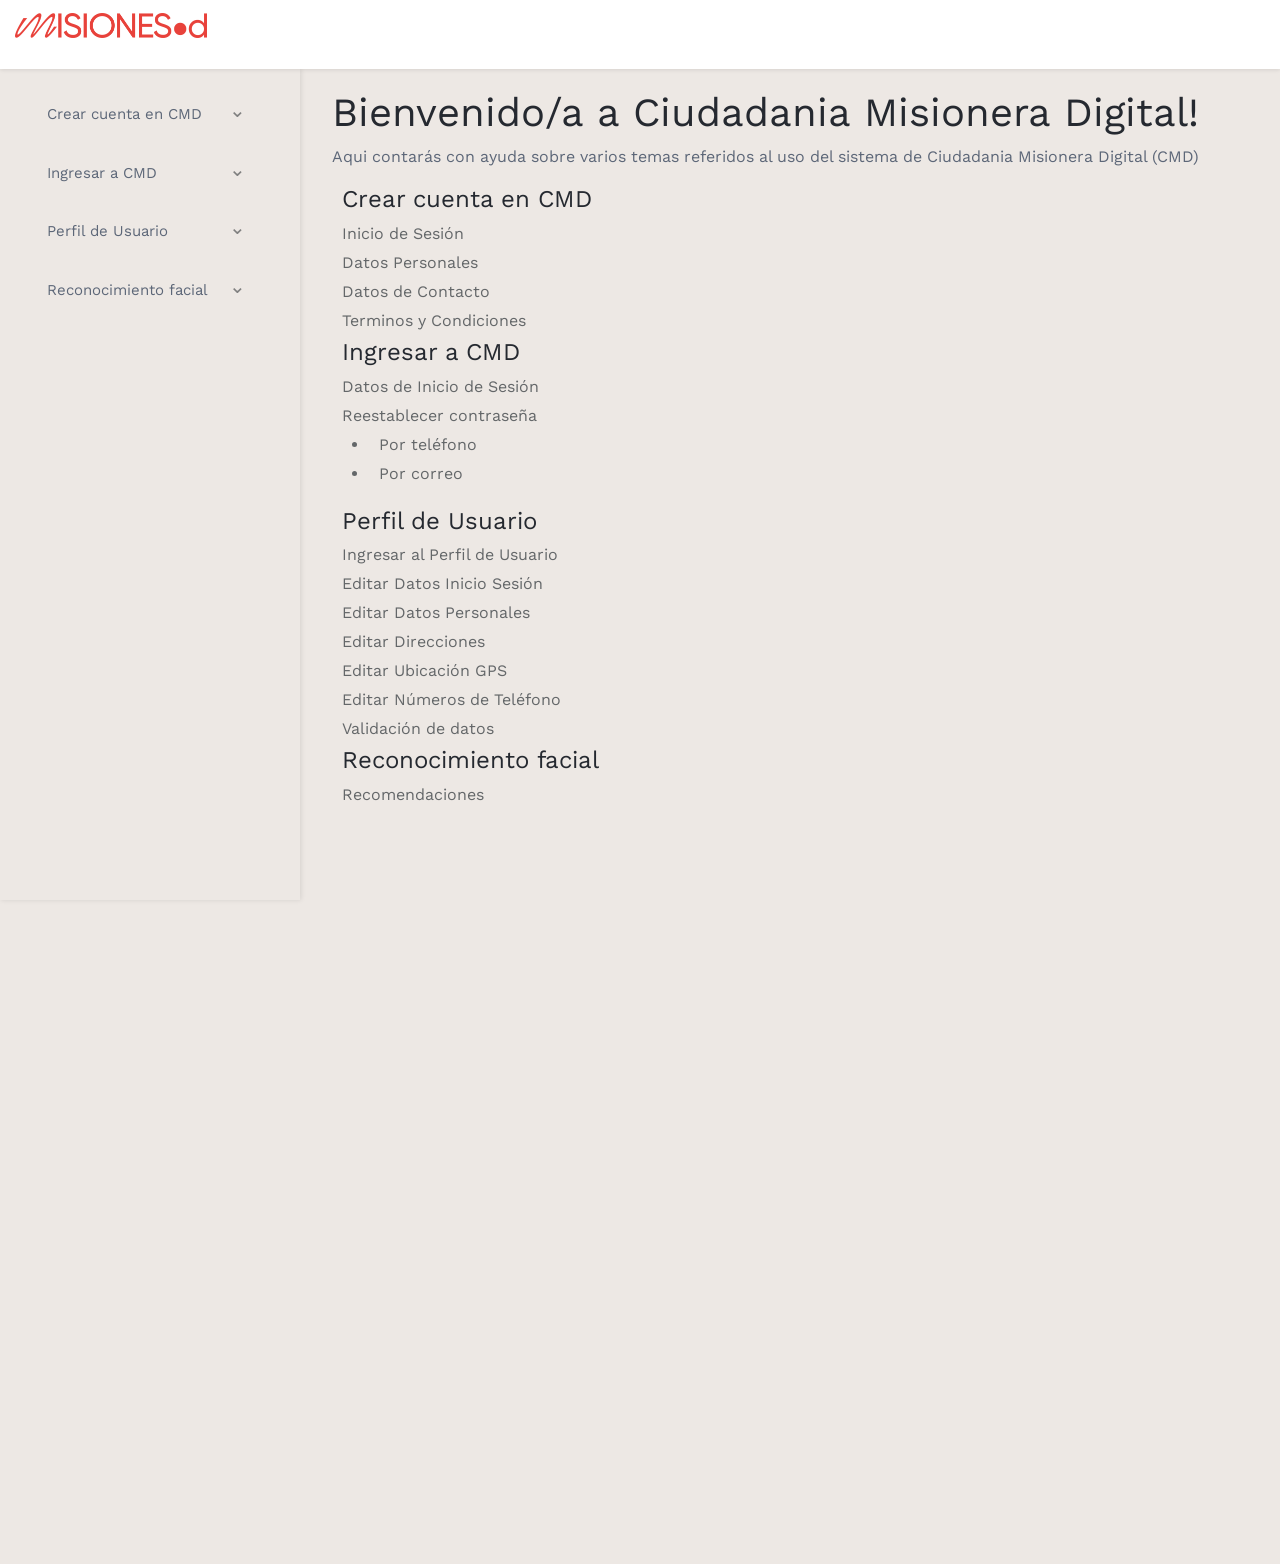
<file: docs-page.html>
<!DOCTYPE html>
<html lang="es"> 
<head>
    <title>Documentación - Ciudadania Misionera Digital</title>
    
    <!-- Meta -->
    <meta charset="utf-8">
    <meta http-equiv="X-UA-Compatible" content="IE=edge">
    <meta name="viewport" content="width=device-width, initial-scale=1.0">
    
    <meta name="description" content="Documentación - Ciudadania Misionera Digital">
    <meta name="author" content="Ciudadania Misionera Digital">    
    <link rel="shortcut icon" href="/favicon.svg"> 
	<link rel="stylesheet" href="/assets/css/cdm.css">
    <script src="/cdm.js"></script>
    
    <!-- Theme CSS -->  
    <link id="theme-style" rel="stylesheet" href="/assets/css/theme.css">
	<link id="theme-style" rel="stylesheet" href="/assets/css/customTheme.css">
	<link rel="stylesheet" href="/assets/plugins/simplelightbox/simple-lightbox.min.css">

</head> 

<body class="docs-page">    
    <header class="header fixed-top">	    
        <div class="branding docs-branding">
            <div class="container-fluid position-relative py-2">
                <div class="docs-logo-wrapper">
					<button id="docs-sidebar-toggler" class="docs-sidebar-toggler docs-sidebar-visible me-2 d-xl-none" type="button">
	                    <span></span>
	                    <span></span>
	                    <span></span>
	                </button>
	                <div class="site-logo"><a class="navbar-brand" href="index.html"><img style="position: absolute; top: 5px; max-height: 25px;" src="assets/images/logoMD.png" alt="logo"></a></div>    
                </div><!--//docs-logo-wrapper-->
	            
            </div><!--//container-->
        </div><!--//branding-->
    </header><!--//header-->
    
    
    <div class="docs-wrapper">
	    <div id="docs-sidebar" class="docs-sidebar" style="background-color: rgb(237, 232, 228);">
		    <div class="top-search-box d-lg-none p-3">
                <form class="search-form">
		             
		            <button type="submit" class="btn search-btn" value="Search"><i class="fas fa-search"></i></button>
		        </form>
            </div>
		    <nav id="docs-nav" class="docs-nav navbar">
			    <ul class="section-items list-unstyled nav flex-column pb-3">
					<button type="button" class="collapsible"><a class="nav-link scrollto cdm-enlace" href="/vistas/crear_cuenta/tema1.html#00">Crear cuenta en CMD</a></button>
					<div class="contenidoSeccion">
						  
				    	<li class="nav-item"><a class="nav-link cdm-enlace" href="/vistas/crear_cuenta/tema1.html#01">Datos Personales</a></li>
				    	<li class="nav-item"><a class="nav-link cdm-enlace" href="/vistas/crear_cuenta/tema1.html#02">Datos de Contacto</a></li>
						<li class="nav-item"><a class="nav-link cdm-enlace" href="/vistas/crear_cuenta/tema1.html#03">Terminos y Condiciones</a></li>
					</div>
					<button type="button" class="collapsible"><a class="nav-link scrollto cdm-enlace" href="/vistas/ingresar_cdm/tema5.html#00">Ingresar a CMD</a></button>
				    <div class="contenidoSeccion">
						<li class="nav-item"><a class="nav-link cdm-enlace" href="/vistas/ingresar_cdm/tema5.html#00">Datos de Inicio de Sesión</a></li>
						<li class="nav-item"><a class="nav-link cdm-enlace" href="/vistas/ingresar_cdm/tema6.html#00">Reestablecer contraseña</a></li>
					</div>
					<button type="button" class="collapsible"><a class="nav-link scrollto cdm-enlace" href="/vistas/perfil_usuario/tema7.html#00">Perfil de Usuario</a></button>
					<div class="contenidoSeccion">
						<li class="nav-item"><a class="nav-link cdm-enlace" href="/vistas/perfil_usuario/tema7.html#01">Ingresar al Perfil de Usuario</a></li>
						<li class="nav-item"><a class="nav-link cdm-enlace" href="/vistas/perfil_usuario/tema7.html#02">Editar Datos Inicio Sesión</a></li>
						<li class="nav-item"><a class="nav-link cdm-enlace" href="/vistas/perfil_usuario/tema7.html#03">Editar Datos Personales</a></li>
						<li class="nav-item"><a class="nav-link cdm-enlace" href="/vistas/perfil_usuario/tema7.html#04">Editar Direcciones</a></li>
						<li class="nav-item"><a class="nav-link cdm-enlace" href="/vistas/perfil_usuario/tema7.html#05">Editar Ubicación GPS</a></li>
						<li class="nav-item"><a class="nav-link cdm-enlace" href="/vistas/perfil_usuario/tema7.html#06">Editar Números de Teléfono</a></li>
						<li class="nav-item"><a class="nav-link cdm-enlace" href="/vistas/perfil_usuario/tema8.html#00">Validación de datos</a></li>
					</div>
					<button type="button" class="collapsible"><a class="nav-link scrollto cdm-enlace" href="/vistas/rec_facial/tema9.html">Reconocimiento facial</a></button>
					<div class="contenidoSeccion">
						<li class="nav-item"><a class="nav-link cdm-enlace" href="/vistas/rec_facial/tema9.html#00">Recomendaciones</a></li>
					</div>
			    </ul>

		    </nav><!--//docs-nav-->
	    </div><!--//docs-sidebar-->
	    <div class="docs-content">
		    <div class="container">
			    <div class="cdm-col cdm-colContenido">
					<div class="cdm-articulo">
						<div id="00" class="cdm-aterriza-link"></div>
						<h1>Bienvenido/a a Ciudadania Misionera Digital!</h1>
						<p >
							Aqui contarás con ayuda sobre varios temas referidos al uso del sistema de Ciudadania Misionera Digital (CMD)
						</p>
				
						<h4 class="cdm-seccionMenuLateral">Crear cuenta en CMD</h4>
						<a class="cdm-enlace" href="/vistas/crear_cuenta/tema1.html#01a">Inicio de Sesión</a>
						<a class="cdm-enlace" href="/vistas/crear_cuenta/tema1.html#02a">Datos Personales</a>
						<a class="cdm-enlace" href="/vistas/crear_cuenta/tema1.html#03a">Datos de Contacto</a>
						<a class="cdm-enlace" href="/vistas/crear_cuenta/tema1.html#04a">Terminos y Condiciones</a>
						<h4 class="cdm-seccionMenuLateral">Ingresar a CMD</h4>
						<a class="cdm-enlace" href="/vistas/ingresar_cdm/tema5.html#00b">Datos de Inicio de Sesión</a>
						<a class="cdm-enlace" href="/vistas/ingresar_cdm/tema5.html#00b">Reestablecer contraseña</a>
						<ul>
							<li>
								<a class="cdm-enlace" href="/vistas/ingresar_cdm/tema5.html#01b">Por teléfono</a>
							</li>
							<li>
								<a class="cdm-enlace" href="/vistas/ingresar_cdm/tema5.html#02b">Por correo</a>
							</li>
						</ul>
						<h4 class="cdm-seccionMenuLateral">Perfil de Usuario</h4>
						<a class="cdm-enlace" href="/vistas/perfil_usuario/tema7.html#01">Ingresar al Perfil de Usuario</a>
						<a class="cdm-enlace" href="/vistas/perfil_usuario/tema7.html#02">Editar Datos Inicio Sesión</a>
						<a class="cdm-enlace" href="/vistas/perfil_usuario/tema7.html#03">Editar Datos Personales</a>
						<a class="cdm-enlace" href="/vistas/perfil_usuario/tema7.html#04">Editar Direcciones</a>
						<a class="cdm-enlace" href="/vistas/perfil_usuario/tema7.html#05">Editar Ubicación GPS</a>
						<a class="cdm-enlace" href="/vistas/perfil_usuario/tema7.html#06">Editar Números de Teléfono</a>
						<a class="cdm-enlace" href="/vistas/perfil_usuario/tema7.html#07">Validación de datos</a>
						<h4 class="cdm-seccionMenuLateral">Reconocimiento facial</h4>
						<a class="cdm-enlace" href="/vistas/rec_facial/tema9.html">Recomendaciones</a>
						</div>
				</div>

			    <footer class="footer">
				    <div class="container text-center py-5">
				        <ul class="social-list list-unstyled pt-4 mb-0">
				        </ul><!--//social-list-->
				    </div>
			    </footer>
		    </div> 
	    </div>
    </div><!--//docs-wrapper-->
   
       
    <!-- Javascript -->          
    <script src="/assets/plugins/popper.min.js"></script>
    
    
    
    <!-- Page Specific JS -->
    <script src="/assets/plugins/smoothscroll.min.js"></script>
    <script src="/assets/plugins/simplelightbox/simple-lightbox.min.js"></script>      
    <script src="/assets/plugins/gumshoe/gumshoe.polyfills.min.js"></script> 
    <script src="/assets/js/docs.js"></script>
	<script src="/assets/js/utils.js"></script> 

</body>
</html>
</file>
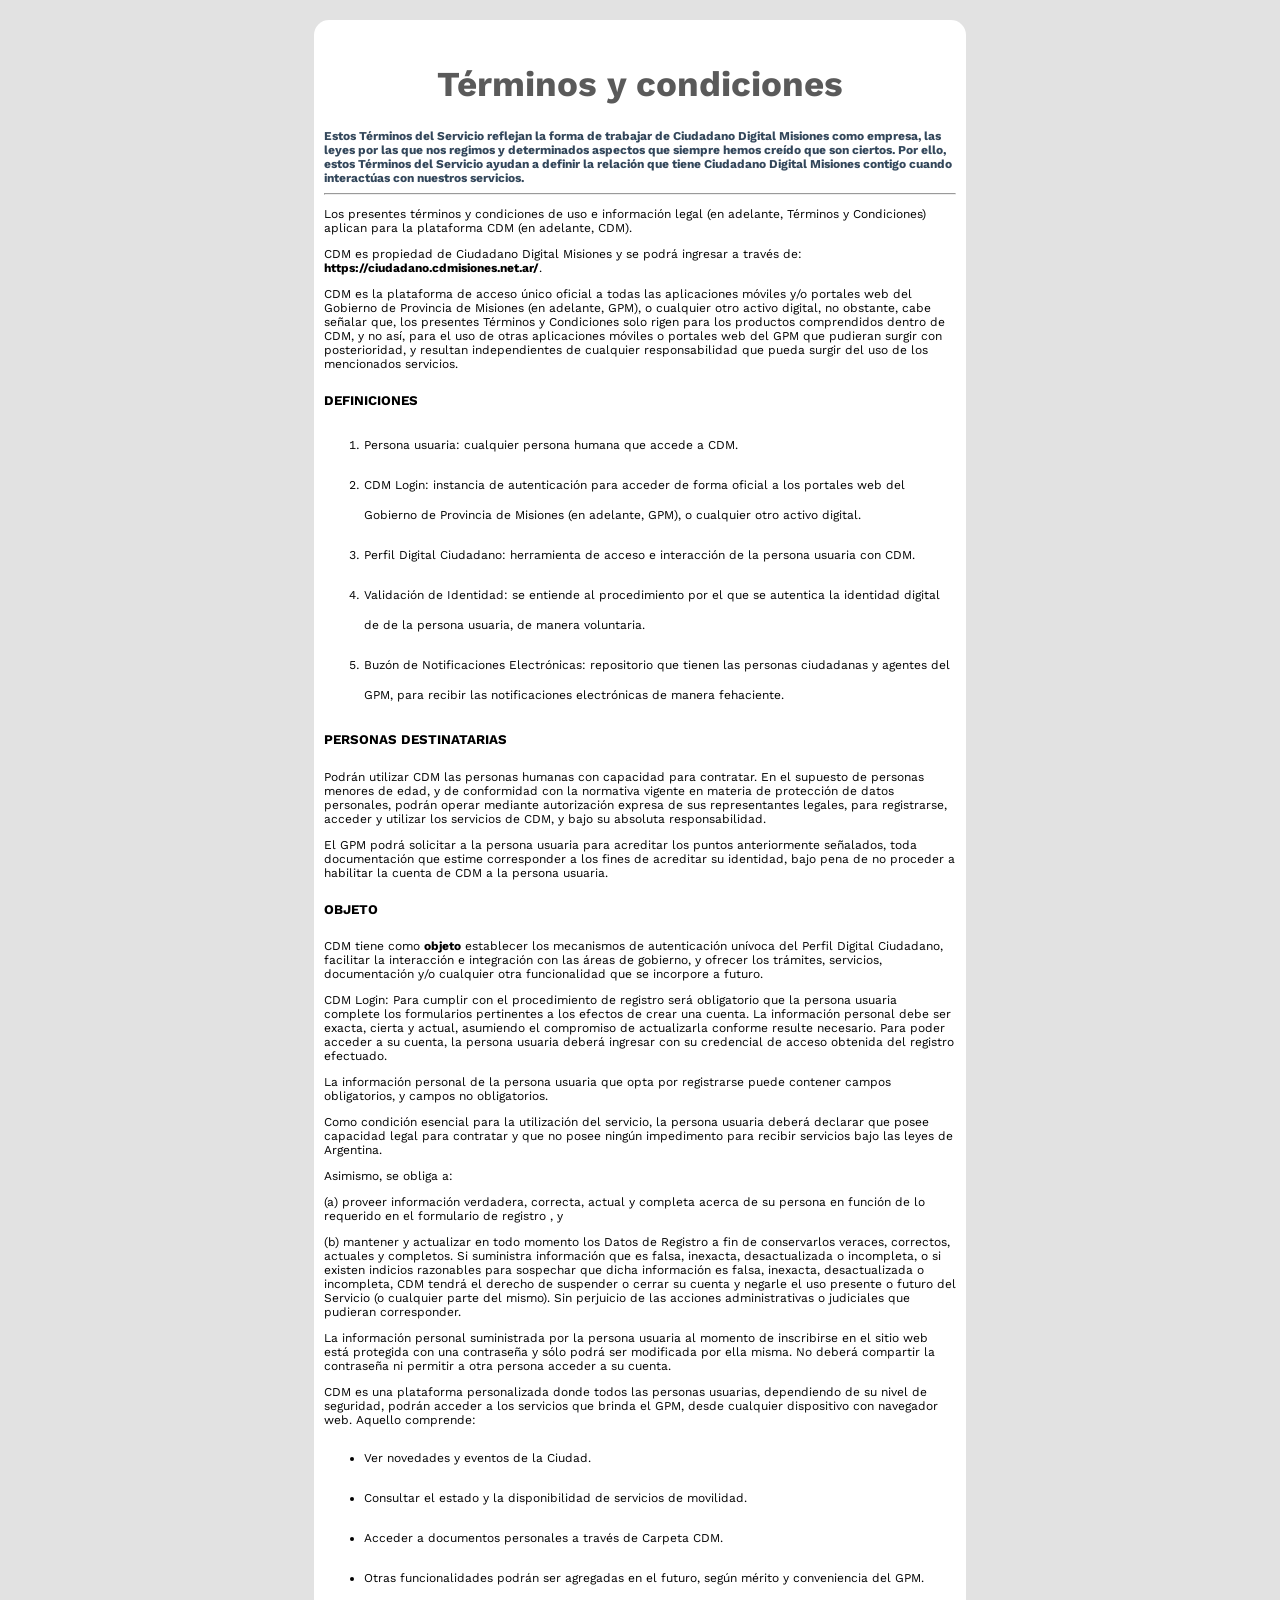
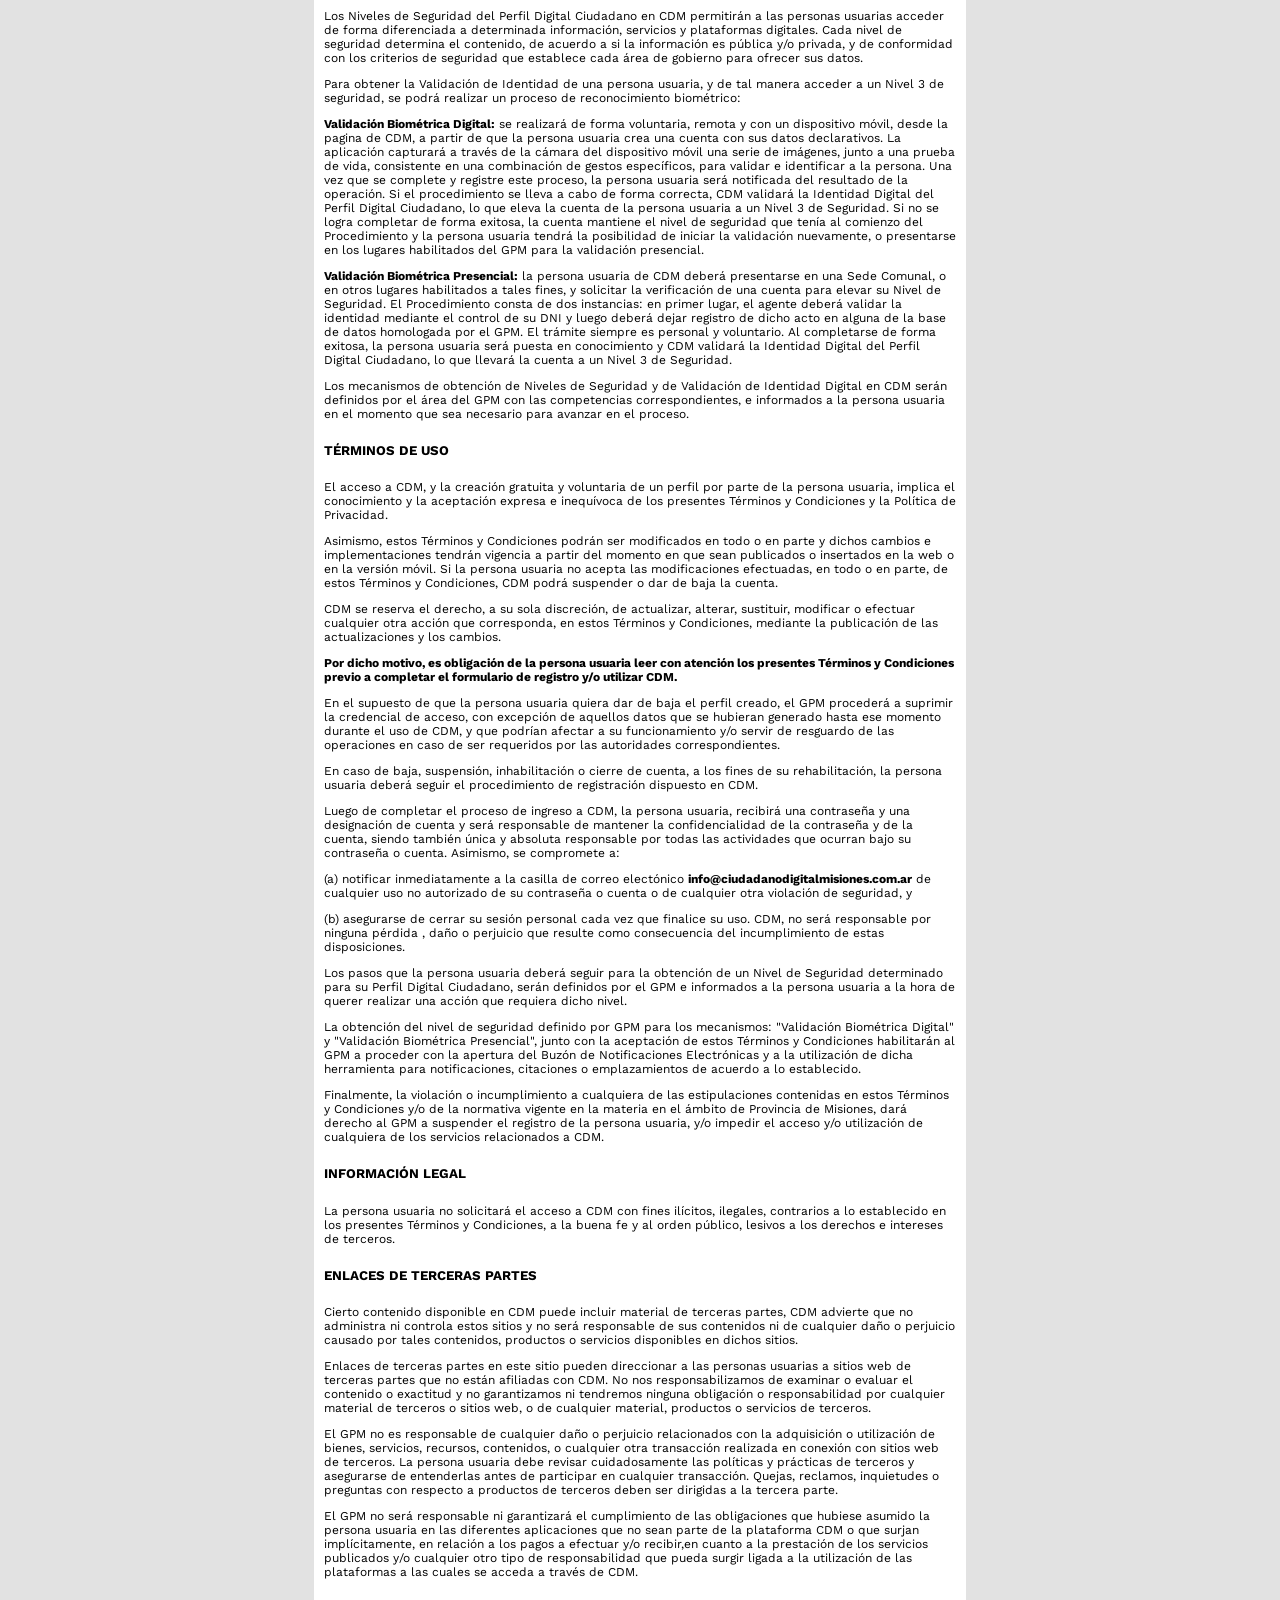
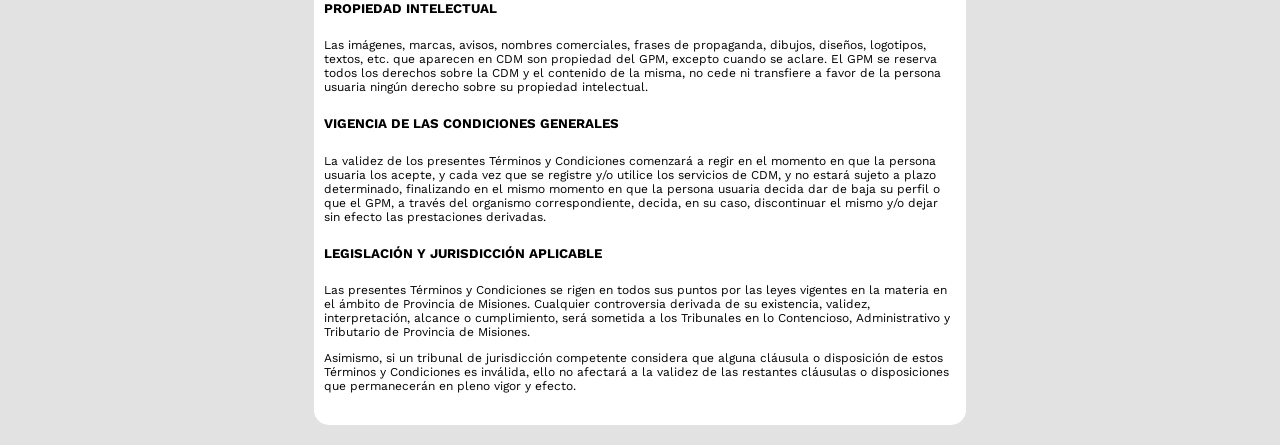
<file: terminos_condiciones.html>
<!DOCTYPE html>
<html>
    <head>
        <meta charset="utf-8">
        <meta http-equiv="X-UA-Compatible" content="IE=edge">
        <title></title>
        <meta name="description" content="">
        <meta name="viewport" content="width=device-width, initial-scale=1">
        <style>
            @import url('https://fonts.googleapis.com/css2?family=Work+Sans');
            body {
                font-family: 'Work Sans', sans-serif;
                background-color: rgb(226, 226, 226);
            }
            .content{
                position: relative;
                background: rgb(255, 255, 255);
                margin: 20px auto;
                padding: 20px 10px;
                width: 50%;
                border-radius: 15px;
                overflow-y: auto;
            }
            h1, h2{
                text-align: center;
                color: rgb(90, 90, 90);
            }
            h1{
                font-size: 35px;
            }
            .subtitulo{
                font-size: 12px;
                font-weight: 700;
                text-align: left;
                color: #33475B;
            }
            li{
                margin-bottom: 10px;
                line-height: 30px;
                font-size: 12px;
            }
            p{
                font-size: 12px;
            }
            a{
                font-weight: 600;
                text-decoration: none;
            }
            @media only screen and (max-width: 900px) {
                .content{
                    width: 75%;
                }
            }
            @media only screen and (max-width: 600px) {
                .content{
                    width: 95%;
                }
            }
        </style>
    </head>
    <body>
        <div class="content">
            <div class="encabezado">
                <h1>Términos y condiciones</h1>
                <p></p>
                <div class="subtitulo">
                        Estos Términos del Servicio reflejan la forma de trabajar de Ciudadano Digital Misiones como empresa, las leyes por las que nos regimos y determinados aspectos que siempre hemos creído que son ciertos. Por ello, estos Términos del Servicio ayudan a definir la relación que tiene Ciudadano Digital Misiones contigo cuando interactúas con nuestros servicios.
                </div>
            </div>
            <hr>
            <p></p>
            <p>Los presentes términos y condiciones de uso e información legal (en adelante, Términos y Condiciones) aplican para la plataforma CDM (en adelante, CDM).</p>
            <p>CDM es propiedad de Ciudadano Digital Misiones y se podrá ingresar a través de: <strong>https://ciudadano.cdmisiones.net.ar/</strong>.</p>
            <p>CDM es la plataforma de acceso único oficial a todas las aplicaciones móviles y/o portales web del Gobierno de Provincia de Misiones (en adelante, GPM), o cualquier otro activo digital, no obstante, cabe señalar que, los presentes Términos y Condiciones solo rigen para los productos comprendidos dentro de CDM, y no así, para el uso de otras aplicaciones móviles o portales web del GPM que pudieran surgir con posterioridad, y resultan independientes de cualquier responsabilidad que pueda surgir del uso de los mencionados servicios.</p>
            <h5>DEFINICIONES</h5>
            <ol><li>Persona usuaria: cualquier persona humana que accede a CDM.</li><li>CDM Login: instancia de autenticación para acceder de forma oficial a los portales web del Gobierno de Provincia de Misiones (en adelante, GPM), o cualquier otro activo digital.</li><li>Perfil Digital Ciudadano: herramienta de acceso e interacción de la persona usuaria con CDM.</li><li>Validación de Identidad: se entiende al procedimiento por el que se autentica la identidad digital de de la persona usuaria, de manera voluntaria.</li><li>Buzón de Notificaciones Electrónicas:  repositorio que tienen las personas ciudadanas y  agentes del GPM, para recibir las notificaciones electrónicas de manera fehaciente.</li></ol>
            <h5>PERSONAS DESTINATARIAS</h5>
            <p>Podrán utilizar CDM las personas humanas con capacidad para contratar. En el supuesto de personas menores de edad, y de conformidad con la normativa vigente en materia de protección de datos personales, podrán operar mediante autorización expresa de sus representantes legales, para registrarse, acceder y utilizar los servicios de CDM, y bajo su absoluta responsabilidad.</p>
            <p>El GPM podrá solicitar a la persona usuaria para acreditar los puntos anteriormente señalados, toda documentación que estime corresponder a los fines de acreditar su identidad, bajo pena de no proceder a habilitar  la cuenta de CDM a la persona usuaria.</p>
            <h5>OBJETO</h5>
            <p>CDM tiene como <strong>objeto</strong> establecer los mecanismos de autenticación unívoca del Perfil Digital Ciudadano, facilitar la interacción e integración con las áreas de gobierno, y ofrecer los trámites, servicios, documentación y/o cualquier otra funcionalidad que se incorpore a futuro.</p>
            <p>CDM Login: Para cumplir con el procedimiento de registro será obligatorio que la persona usuaria complete los formularios pertinentes a los efectos de crear una cuenta. La información personal debe ser exacta, cierta y actual, asumiendo el compromiso de actualizarla conforme resulte necesario. Para poder acceder a su cuenta, la persona usuaria deberá ingresar con su credencial de acceso obtenida del registro efectuado.</p>
            <p>La información personal de la persona usuaria que opta por registrarse puede contener campos obligatorios, y campos no obligatorios.</p>
            <p>Como condición esencial para la utilización del servicio, la persona usuaria deberá declarar que posee capacidad legal para contratar y que no posee ningún impedimento para recibir servicios bajo las leyes de Argentina.</p>
            <p> Asimismo, se obliga a:</p>
            <p>(a) proveer información verdadera, correcta, actual y completa acerca de su persona en función de lo requerido en el formulario de registro , y</p>
            <p>(b) mantener y actualizar en todo momento los Datos de Registro a fin de conservarlos veraces, correctos, actuales y completos. Si suministra información que es falsa, inexacta, desactualizada o incompleta, o si existen indicios razonables para sospechar que dicha información es falsa, inexacta, desactualizada o incompleta, CDM tendrá el derecho de suspender o cerrar su cuenta y negarle el uso presente o futuro del Servicio (o cualquier parte del mismo). Sin perjuicio de las acciones administrativas o judiciales que pudieran corresponder.</p>
            <p>La información personal suministrada por la persona usuaria al momento de inscribirse en el sitio web está protegida con una contraseña y sólo podrá ser modificada por ella misma. No deberá compartir la contraseña ni permitir a otra persona acceder a su cuenta.</p>
            <p>CDM es una plataforma personalizada donde todos las personas usuarias, dependiendo de su nivel de seguridad, podrán acceder a los servicios que brinda el GPM, desde cualquier dispositivo con navegador web. Aquello comprende:</p>
            <ul><li>Ver novedades y eventos de la Ciudad.</li><li>Consultar el estado y la disponibilidad de servicios de movilidad.</li><li>Acceder a documentos personales a través de Carpeta CDM.</li><li>Otras funcionalidades podrán ser agregadas en el futuro, según mérito y conveniencia del GPM.</li></ul> 
            <p>Los Niveles de Seguridad del Perfil Digital Ciudadano en CDM permitirán a las personas usuarias acceder de forma diferenciada a determinada información, servicios y plataformas digitales. Cada nivel de seguridad determina el contenido, de acuerdo a si la información es pública y/o privada, y de conformidad con los criterios de seguridad que establece cada área de gobierno para ofrecer sus datos.</p>
            <p>Para obtener la Validación de Identidad de una persona usuaria, y de tal manera acceder a un Nivel 3 de seguridad, se podrá realizar un proceso de reconocimiento biométrico:</p>
            <p><strong>Validación Biométrica Digital:</strong> se realizará de forma voluntaria, remota y con un dispositivo móvil, desde la pagina de CDM, a partir de que la persona usuaria crea una cuenta con sus datos declarativos. La aplicación capturará a través de la cámara del dispositivo móvil una serie de imágenes, junto a una prueba de vida, consistente en una combinación de gestos específicos, para validar e identificar a la persona. Una vez que se complete y registre este proceso, la persona usuaria será notificada del resultado de la operación. Si el procedimiento se lleva a cabo de forma correcta, CDM validará la Identidad Digital del Perfil Digital Ciudadano, lo que eleva la cuenta de la persona usuaria a un Nivel 3 de Seguridad. Si no se logra completar de forma exitosa, la cuenta mantiene el nivel de seguridad que tenía al comienzo del Procedimiento y la persona usuaria tendrá la posibilidad de iniciar la validación nuevamente, o presentarse en los lugares habilitados del GPM para la validación presencial.</p>
            <p><strong>Validación Biométrica Presencial:</strong> la persona usuaria de CDM deberá presentarse en una Sede Comunal, o en otros lugares habilitados a tales fines, y solicitar la verificación de una cuenta para elevar su Nivel de Seguridad. El Procedimiento consta de dos instancias: en primer lugar, el agente deberá validar la identidad mediante el control de su DNI y luego deberá dejar registro de dicho acto en alguna de la base de datos homologada por el GPM. El trámite siempre es personal y voluntario. Al completarse de forma exitosa, la persona usuaria será puesta en conocimiento y CDM validará la Identidad Digital del Perfil Digital Ciudadano, lo que llevará la cuenta a un Nivel 3 de Seguridad.</p>
            <p>Los mecanismos de obtención de Niveles de Seguridad y de Validación de Identidad Digital en CDM serán definidos por el área del GPM con las competencias correspondientes, e informados a la persona usuaria en el momento que sea necesario para avanzar en el proceso.</p> 
            <h5>TÉRMINOS DE USO</h5>
            <p>El acceso a CDM, y la creación gratuita y voluntaria de un perfil por parte de la persona usuaria, implica el conocimiento y la aceptación expresa e inequívoca de los presentes Términos y Condiciones y la Política de Privacidad.</p>
            <p>Asimismo, estos Términos y Condiciones podrán ser modificados en todo o en parte y dichos cambios e implementaciones tendrán vigencia a partir del momento en que sean publicados o insertados en la web o en la versión móvil. Si la persona usuaria no acepta las modificaciones efectuadas, en todo o en parte, de estos Términos y Condiciones, CDM podrá suspender o dar de baja la cuenta.</p>
            <p>CDM se reserva el derecho, a su sola discreción, de actualizar, alterar, sustituir, modificar o   efectuar cualquier otra acción que corresponda, en estos Términos y Condiciones, mediante la publicación de las actualizaciones y los cambios.</p>
            <p><strong>Por dicho motivo, es obligación de la persona usuaria leer con atención los presentes Términos y Condiciones previo a completar el formulario de registro y/o utilizar CDM.</strong></p>
            <p>En el supuesto de que la persona usuaria quiera dar de baja el perfil creado, el GPM procederá a suprimir la credencial de acceso, con excepción de aquellos datos que se hubieran generado hasta ese momento durante el uso de CDM, y que podrían afectar a su funcionamiento y/o servir de resguardo de las operaciones en caso de ser requeridos por las autoridades correspondientes.</p>
            <p>En caso de baja, suspensión, inhabilitación o cierre de cuenta, a los fines de su rehabilitación, la persona usuaria deberá seguir el procedimiento de registración dispuesto en CDM.</p>
            <p>Luego de completar el proceso de ingreso a CDM, la persona usuaria, recibirá una contraseña y una designación de cuenta y será responsable de mantener la confidencialidad de la contraseña y de la cuenta, siendo también única y absoluta responsable por todas las actividades que ocurran bajo su contraseña o cuenta. Asimismo, se  compromete a:</p>
            <p>(a) notificar inmediatamente a la casilla de correo electónico <strong>info@ciudadanodigitalmisiones.com.ar</strong> de cualquier uso no autorizado de su contraseña o cuenta o de cualquier otra violación de seguridad, y</p>
            <p>(b) asegurarse de cerrar su sesión personal cada vez que finalice su uso. CDM, no será responsable por ninguna pérdida , daño o perjuicio que resulte como consecuencia del  incumplimiento de estas disposiciones.</p>
            <p>Los pasos que la persona usuaria deberá seguir para la obtención de un Nivel de Seguridad determinado para su Perfil Digital Ciudadano, serán definidos por el GPM e informados a la persona usuaria a la hora de querer realizar una acción que requiera dicho nivel.</p>
            <p>La obtención del nivel de seguridad definido por GPM para los mecanismos: &#34;Validación Biométrica Digital&#34; y &#34;Validación Biométrica Presencial&#34;, junto con la aceptación de estos Términos y Condiciones habilitarán al GPM a proceder con la apertura del Buzón de Notificaciones Electrónicas y a la utilización de dicha herramienta para notificaciones, citaciones o emplazamientos de acuerdo a lo establecido.</p>
            <p>Finalmente, la violación o incumplimiento a cualquiera de las estipulaciones contenidas en estos Términos y Condiciones y/o de la normativa vigente en la materia en el ámbito de Provincia de Misiones, dará derecho al GPM a suspender el registro de la persona usuaria, y/o impedir el acceso y/o utilización de cualquiera de los servicios relacionados a CDM.</p>
            <h5>INFORMACIÓN LEGAL</h5>
            <p>La persona usuaria no solicitará el acceso a CDM con fines ilícitos, ilegales, contrarios a lo establecido en los presentes Términos y Condiciones, a la buena fe y al orden público, lesivos a los derechos e intereses de terceros.</p>
            <h5>ENLACES DE TERCERAS PARTES</h5>
            <p>Cierto contenido disponible en CDM puede incluir material de terceras partes, CDM advierte que no administra ni controla estos sitios y no será responsable de sus contenidos ni de cualquier daño o perjuicio causado por tales contenidos, productos o servicios disponibles en dichos sitios.</p>
            <p>Enlaces de terceras partes en este sitio pueden direccionar a  las personas usuarias a sitios web de terceras partes que no están afiliadas con CDM. No nos responsabilizamos de examinar o evaluar el contenido o exactitud y no garantizamos ni tendremos ninguna obligación o responsabilidad por cualquier material de terceros o sitios web, o de cualquier material, productos o servicios de terceros.</p>
            <p>El GPM no es responsable de cualquier daño o perjuicio relacionados con la adquisición o utilización de bienes, servicios, recursos, contenidos, o cualquier otra transacción realizada en conexión con sitios web de terceros. La persona usuaria debe revisar cuidadosamente las políticas y prácticas de terceros y asegurarse de entenderlas antes de participar en cualquier transacción. Quejas, reclamos, inquietudes o preguntas con respecto a productos de terceros deben ser dirigidas a la tercera parte.</p>
            <p>El GPM no será responsable ni garantizará el cumplimiento de las obligaciones que hubiese asumido la persona usuaria en las diferentes aplicaciones que no sean parte de la plataforma CDM o que surjan implícitamente, en relación a los pagos a efectuar y/o recibir,en cuanto a la prestación de los servicios publicados y/o cualquier otro tipo de responsabilidad que pueda surgir ligada a la utilización de las plataformas a las cuales se acceda a través de CDM.</p>
            <h5>PROPIEDAD INTELECTUAL</h5>
            <p>Las imágenes, marcas, avisos, nombres comerciales, frases de propaganda, dibujos, diseños, logotipos, textos, etc. que aparecen en CDM son propiedad del GPM, excepto cuando se aclare. El GPM se reserva todos los derechos sobre la CDM y el contenido de la misma, no cede ni transfiere a favor de la persona usuaria ningún derecho sobre su propiedad intelectual.</p>
            <h5>VIGENCIA DE LAS CONDICIONES GENERALES</h5>
            <p>La validez de los presentes Términos y Condiciones comenzará a regir en el momento en que la persona usuaria los acepte, y cada vez que se registre y/o utilice los servicios de CDM, y no estará sujeto a plazo determinado, finalizando en el mismo momento en que la persona usuaria decida dar de baja su perfil o que el GPM, a través del organismo correspondiente, decida, en su caso, discontinuar el mismo y/o dejar sin efecto las prestaciones derivadas.</p>
            <h5>LEGISLACIÓN Y JURISDICCIÓN APLICABLE</h5>
            <p>Las presentes Términos y Condiciones se rigen en todos sus puntos por las leyes vigentes en la materia en el ámbito de Provincia de Misiones. Cualquier controversia derivada de su existencia, validez, interpretación, alcance o cumplimiento, será sometida a los Tribunales en lo Contencioso, Administrativo y Tributario de Provincia de Misiones.</p>
            <p>Asimismo, si un tribunal de jurisdicción competente considera que alguna cláusula o disposición de estos Términos y Condiciones es inválida, ello no afectará a la validez de las restantes cláusulas o disposiciones que permanecerán en pleno vigor y efecto.</p> 
        </div>
    </body>
</html>
</file>
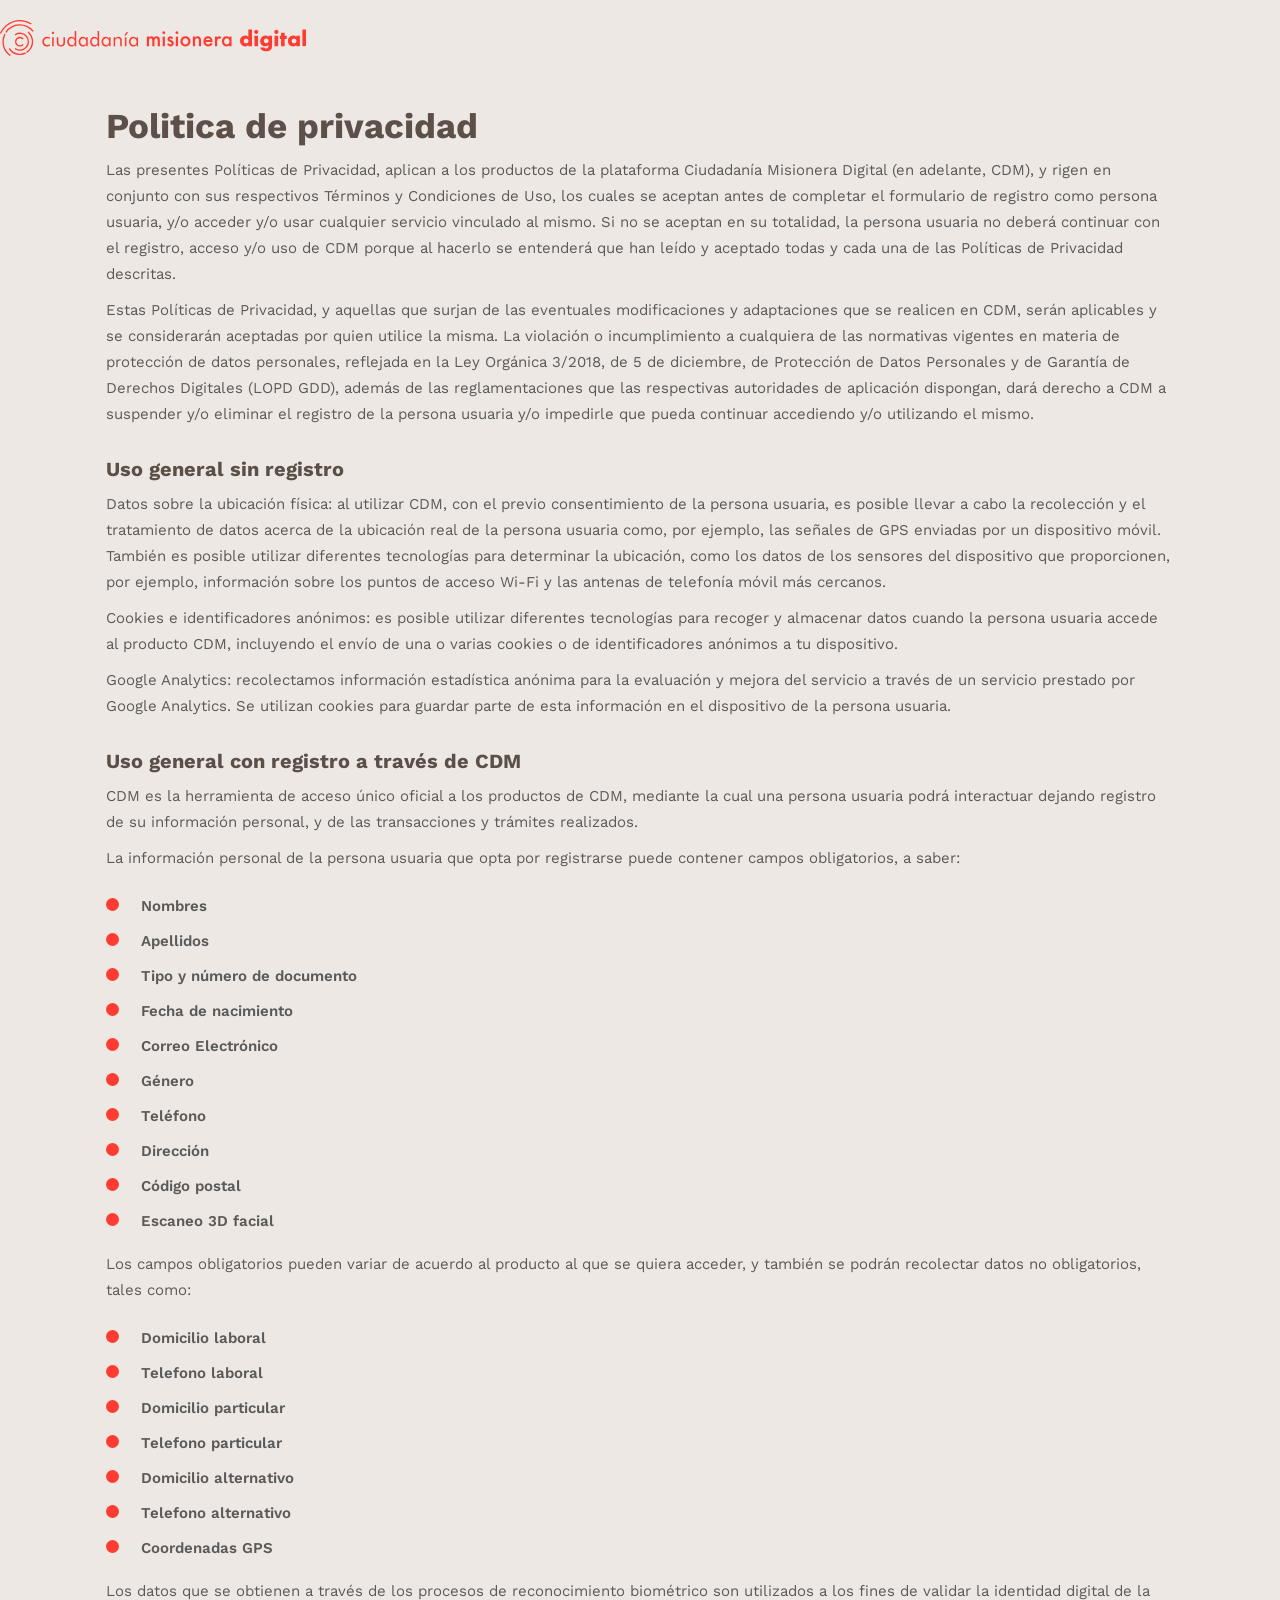
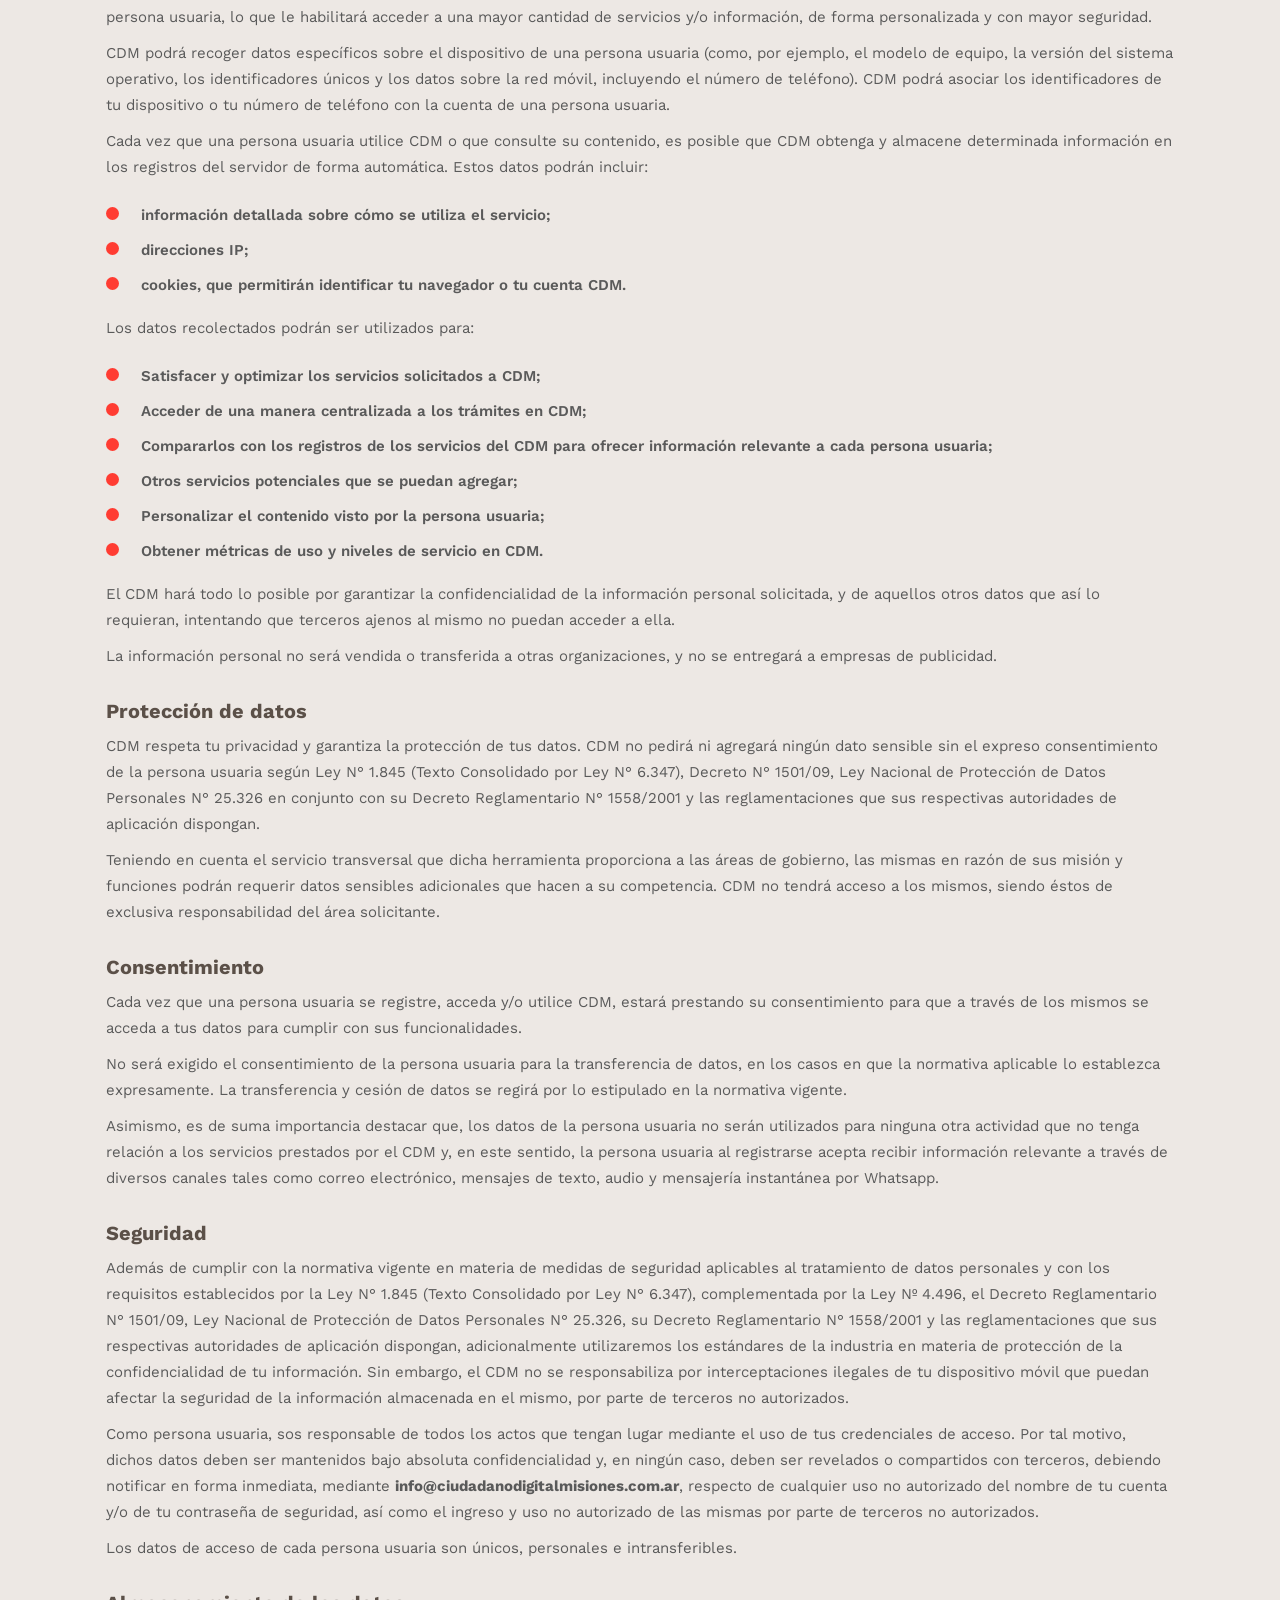
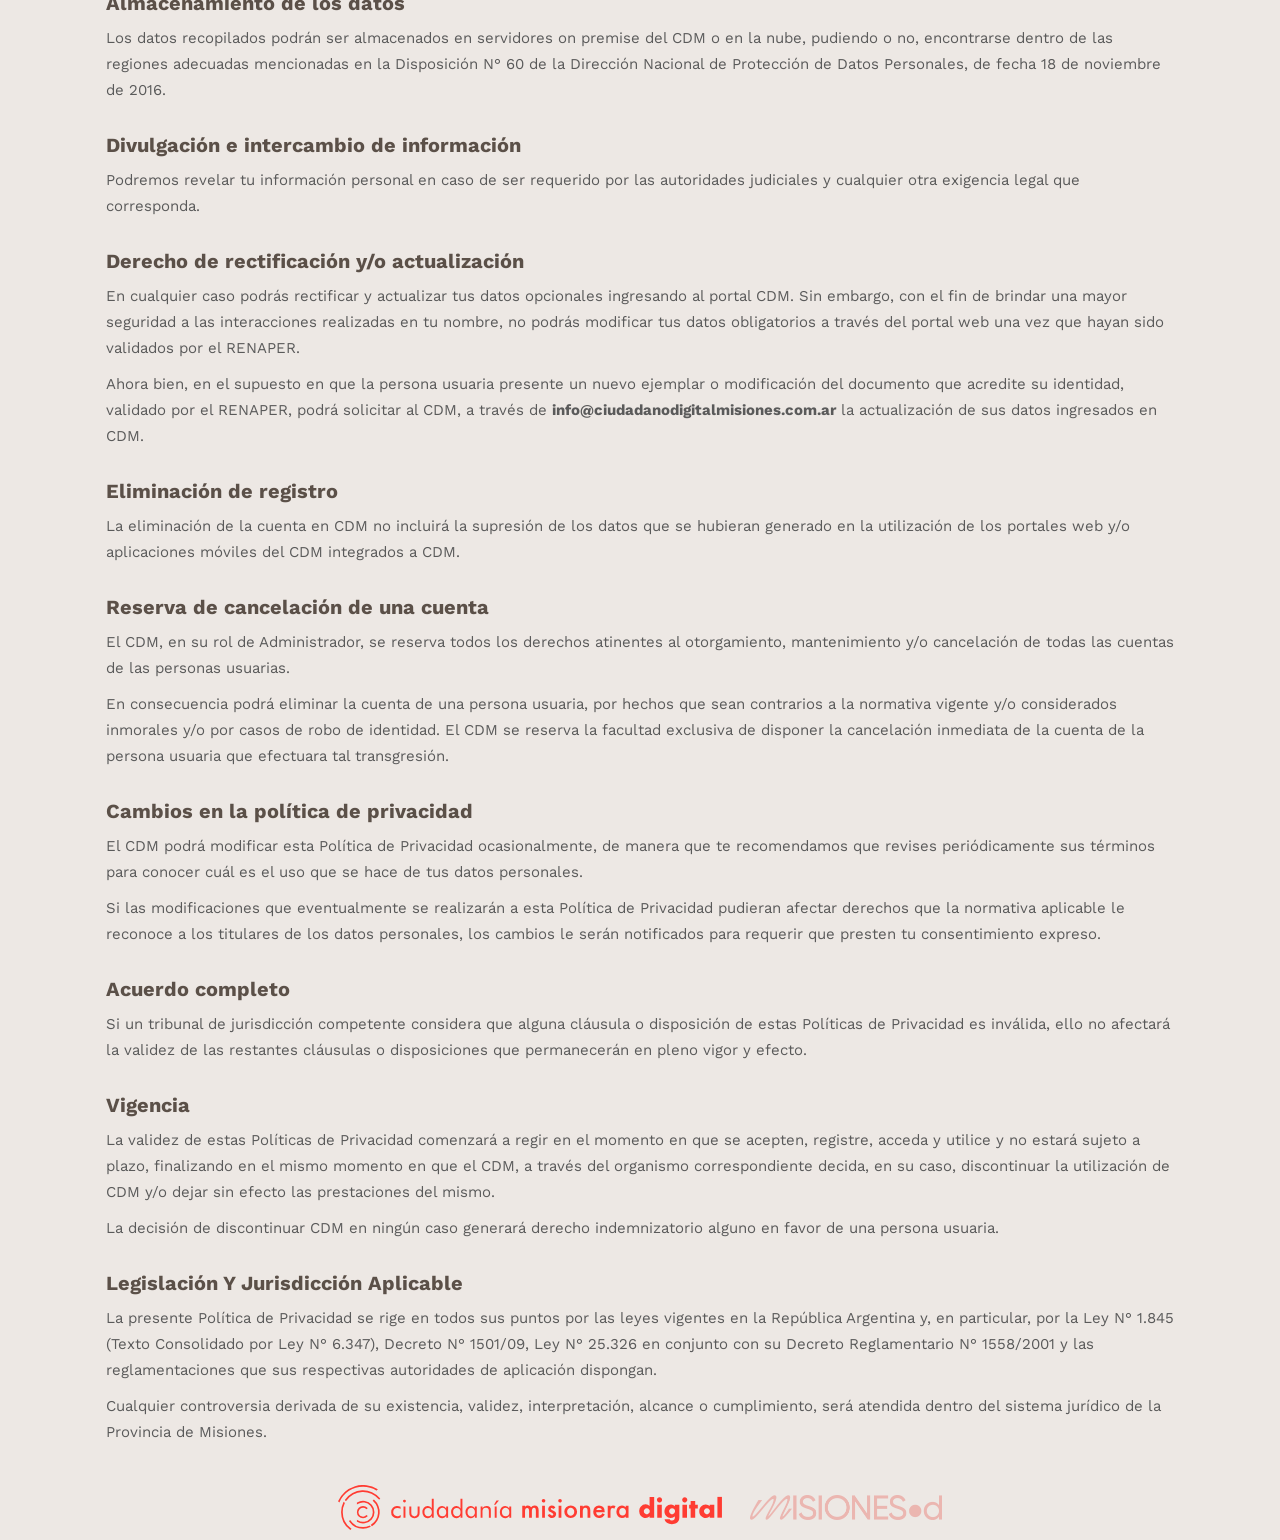
<file: cdm/politica_privacidad.html>
<!DOCTYPE html>
<html>
    <head>
        <meta charset="utf-8">
        <meta http-equiv="X-UA-Compatible" content="IE=edge">
        <title></title>
        <meta name="description" content="">
        <meta name="viewport" content="width=device-width, initial-scale=1">
        <link rel="stylesheet" href="/assets/css/main.css" />
    
    
        <style>
            @import url('https://fonts.googleapis.com/css2?family=Work+Sans');
            body {
                font-family: 'Work Sans', sans-serif;
                background-color: rgb(226, 226, 226);
            }
            .cdm-content{
                position: relative;
                margin: 85px auto;
                margin-bottom: 10px !important;
                padding: 20px 10px;
                width: 50%;
                border-radius: 15px;
                overflow-y: auto;
            }
            #imgFooter{
                display: flex;
                flex-direction: row;
                padding-bottom: 10px;
                align-items: center;
                justify-content: center;

            }
            h1, h2{
                text-align: inherit;
                color: #5d5048;
            }
            h1{
                font-size: 35px;
            }
            .cdm-subtitulo{
                font-size: 15px;
                
                text-align: left;
                color: rgb(90, 90, 90);
            }
            li{
                margin-bottom: 10px;
                line-height: 30px;
                font-size: 12px;
            }
            p{
                font-size: 15px;
                
                color: rgb(90, 90, 90);
                padding-bottom: 10px;
            }
            a{
                font-weight: 600;
                text-decoration: none;
            }
            @media only screen and (max-width: 1300px) {
                .cdm-content{
                    width: 85%;
                }
                #logoSecundario{
                    width: 15% !important;
                }
                #logoPrincipal{
                    width: 30% !important;
                }
            }
            @media only screen and (max-width: 700px) {
                .cdm-content{
                    width: 95%;
                }
                #logoSecundario{
                    width: 25% !important;
                }
                #logoPrincipal{
                    width: 40% !important;
                }
            }
        </style>
    </head>
    <body>
        
        
        <header class="header">
            <div class="navbar-area">
              <div class="container">
                <div class="row align-items-center">
                  <div class="col-lg-12">
                    <nav class="navbar navbar-expand-lg">
                      <a class="navbar-brand" href="index.html">
                        <img src="/assets/images/logoMDpalabras.svg" style="
                        height: 36px;
                        max-width: 100%;" alt="Logo" />
                      </a>
      
                      <div
                        class="collapse navbar-collapse sub-menu-bar"
                        id="navbarSupportedContent"
                      >
                      </div>
                      <!-- navbar collapse -->
                    </nav>
                    <!-- navbar -->
                  </div>
                </div>
                <!-- row -->
              </div>
              <!-- container -->
            </div>
            <!-- navbar area -->
          </header>
        
        
        
        
        
        
        
        
        
        
        
        
        
        
        
        
        
        
        
        <div class="cdm-content">
            <div class="cdm-encabezado">
                <h1>Politica de privacidad</h1>
                <p></p>
                <div class="cdm-subtitulo">
                    <p>Las presentes Políticas de Privacidad, aplican a los productos de la plataforma Ciudadanía Misionera Digital (en adelante, CDM), y rigen en conjunto con sus respectivos Términos y Condiciones de Uso, los cuales se aceptan antes de completar el formulario de registro como persona usuaria, y/o acceder y/o usar cualquier servicio vinculado al mismo. Si no se aceptan en su totalidad, la persona usuaria no deberá continuar con el registro, acceso y/o uso de CDM porque al hacerlo se entenderá que han leído y aceptado todas y cada una de las Políticas de Privacidad descritas.</p>
                </div>
            </div>
            
                <p>Estas Políticas de Privacidad, y aquellas que surjan de las eventuales modificaciones y adaptaciones que se realicen en CDM, serán aplicables y se considerarán aceptadas por quien utilice la misma. La violación o incumplimiento a cualquiera de las normativas vigentes en materia de protección de datos personales, reflejada en la Ley Orgánica 3/2018, de 5 de diciembre, de Protección de Datos Personales y de Garantía de Derechos Digitales (LOPD GDD), además de las reglamentaciones que las respectivas autoridades de aplicación dispongan, dará derecho a CDM a suspender y/o eliminar el registro de la persona usuaria y/o impedirle que pueda continuar accediendo y/o utilizando el mismo.
                </p>
                <h5>Uso general sin registro</h5>
                <p>Datos sobre la ubicación física: al utilizar CDM, con el previo consentimiento de la persona usuaria, es posible llevar a cabo la recolección y el tratamiento de datos acerca de la ubicación real de la persona usuaria como, por ejemplo, las señales de GPS enviadas por un dispositivo móvil. También es posible utilizar diferentes tecnologías para determinar la ubicación, como los datos de los sensores del dispositivo que proporcionen, por ejemplo, información sobre los puntos de acceso Wi-Fi y las antenas de telefonía móvil más cercanos.
                </p>
                <p>Cookies e identificadores anónimos: es posible utilizar diferentes tecnologías para recoger y almacenar datos cuando la persona usuaria accede al producto CDM, incluyendo el envío de una o varias cookies o de identificadores anónimos a tu dispositivo.
                </p>
                <p>Google Analytics: recolectamos información estadística anónima para la evaluación y mejora del servicio a través de un servicio prestado por Google Analytics. Se utilizan cookies para guardar parte de esta información en el dispositivo de la persona usuaria.
                </p>
                <h5>Uso general con registro a través de CDM
                </h5>
                <p>CDM es la herramienta de acceso único oficial a los productos de CDM, mediante la cual una persona usuaria podrá interactuar dejando registro de su información personal, y de las transacciones y trámites realizados.
                </p>
                <p>La información personal de la persona usuaria que opta por registrarse puede contener campos obligatorios, a saber:
                </p>
<div class="about-content">

    <ul>
        <li>Nombres</li>
        <li>Apellidos</li>
        <li>Tipo y número de documento</li>
        <li>Fecha de nacimiento</li>
        <li>Correo Electrónico</li>
        <li>Género</li>
        <li>Teléfono</li>
        <li>Dirección</li>
        <li>Código postal</li>
        <li>Escaneo 3D facial</li>
    </ul>
</div>

                <p>Los campos obligatorios pueden variar de acuerdo al producto al que se quiera acceder, y también se podrán recolectar datos no obligatorios, tales como:
                </p>
                <div class="about-content">
                    <ul>
                        <li>Domicilio laboral</li>
                        <li>Telefono laboral</li>
                        <li>Domicilio particular</li>
                        <li>Telefono particular</li>
                        <li>Domicilio alternativo</li>
                        <li>Telefono alternativo</li>
                        <li>Coordenadas GPS</li>
                    </ul>
                </div>
                
                <p>
                    Los datos que se obtienen a través de los procesos de reconocimiento biométrico son utilizados a los fines de validar la identidad digital de la persona usuaria, lo que le habilitará acceder a una mayor cantidad de servicios y/o información, de forma personalizada y con mayor seguridad.
                </p>
                <p>
                    CDM podrá recoger datos específicos sobre el dispositivo de una persona usuaria (como, por ejemplo, el modelo de equipo, la versión del sistema operativo, los identificadores únicos y los datos sobre la red móvil, incluyendo el número de teléfono). CDM podrá asociar los identificadores de tu dispositivo o tu número de teléfono con la cuenta de una persona usuaria.
                </p>
                <p>Cada vez que una persona usuaria utilice CDM o que consulte su contenido, es posible que CDM obtenga y almacene determinada información en los registros del servidor de forma automática. Estos datos podrán incluir:
                </p>
                <div class="about-content">
                    <ul>
                        <li>información detallada sobre cómo se utiliza el servicio;</li>
                        <li>direcciones IP;</li>
                        <li>cookies, que permitirán identificar tu navegador o tu cuenta CDM.</li>
                    </ul>
                </div>
                
                <p>Los datos recolectados podrán ser utilizados para:
                </p>
                <div class="about-content">

                    <ul>
                        <li>Satisfacer y optimizar los servicios solicitados a CDM;</li>
                        <li>Acceder de una manera centralizada a los trámites en CDM;</li>
                        <li>Compararlos con los registros de los servicios del CDM para ofrecer información relevante a cada persona usuaria;</li>
                        <li>Otros servicios potenciales que se puedan agregar;</li>
                        <li>Personalizar el contenido visto por la persona usuaria;</li>
                        <li>Obtener métricas de uso y niveles de servicio en CDM.</li>
                    </ul>
                </div>
                <p>El CDM hará todo lo posible por garantizar la confidencialidad de la información personal solicitada, y de aquellos otros datos que así lo requieran, intentando que terceros ajenos al mismo no puedan acceder a ella.
                </p>
                <p>La información personal no será vendida o transferida a otras organizaciones, y no se entregará a empresas de publicidad.
                </p>
                <h5>
                    Protección de datos
                </h5>
                <p>CDM respeta tu privacidad y garantiza la protección de tus datos. CDM no pedirá ni agregará ningún dato sensible sin el expreso consentimiento de la persona usuaria según Ley N° 1.845 (Texto Consolidado por Ley N° 6.347), Decreto N° 1501/09, Ley Nacional de Protección de Datos Personales N° 25.326 en conjunto con su Decreto Reglamentario N° 1558/2001 y las reglamentaciones que sus respectivas autoridades de aplicación dispongan.
                </p>
                <p>Teniendo en cuenta el servicio transversal que dicha herramienta proporciona a las áreas de gobierno, las mismas en razón de sus misión y funciones podrán requerir datos sensibles adicionales que hacen a su competencia. CDM no tendrá acceso a los mismos, siendo éstos de exclusiva responsabilidad del área solicitante.
                </p>
                <h5>Consentimiento</h5>
                <p>Cada vez que una persona usuaria se registre, acceda y/o utilice CDM, estará prestando su consentimiento para que a través de los mismos se acceda a tus datos para cumplir con sus funcionalidades.
                </p>
                <p>No será exigido el consentimiento de la persona usuaria para la transferencia de datos, en los casos en que la normativa aplicable lo establezca expresamente. La transferencia y cesión de datos se regirá por lo estipulado en la normativa vigente.
                </p>
                <p>Asimismo, es de suma importancia destacar que, los datos de la persona usuaria no serán utilizados para ninguna otra actividad que no tenga relación a los servicios prestados por el CDM y, en este sentido, la persona usuaria al registrarse acepta recibir información relevante a través de diversos canales tales como correo electrónico, mensajes de texto, audio y mensajería instantánea por Whatsapp.
                </p>
                <h5>Seguridad</h5>
                <p>Además de cumplir con la normativa vigente en materia de medidas de seguridad aplicables al tratamiento de datos personales y con los requisitos establecidos por la Ley N° 1.845 (Texto Consolidado por Ley N° 6.347), complementada por la Ley Nº 4.496, el Decreto Reglamentario N° 1501/09, Ley Nacional de Protección de Datos Personales N° 25.326, su Decreto Reglamentario N° 1558/2001 y las reglamentaciones que sus respectivas autoridades de aplicación dispongan, adicionalmente utilizaremos los estándares de la industria en materia de protección de la confidencialidad de tu información. Sin embargo, el CDM no se responsabiliza por interceptaciones ilegales de tu dispositivo móvil que puedan afectar la seguridad de la información almacenada en el mismo, por parte de terceros no autorizados.
                </p>
                <p>Como persona usuaria, sos responsable de todos los actos que tengan lugar mediante el uso de tus credenciales de acceso. Por tal motivo, dichos datos deben ser mantenidos bajo absoluta confidencialidad y, en ningún caso, deben ser revelados o compartidos con terceros, debiendo notificar en forma inmediata, mediante <strong>info@ciudadanodigitalmisiones.com.ar</strong>, respecto de cualquier uso no autorizado del nombre de tu cuenta y/o de tu contraseña de seguridad, así como el ingreso y uso no autorizado de las mismas por parte de terceros no autorizados.
                </p>
                <p>Los datos de acceso de cada persona usuaria son únicos, personales e intransferibles.
                </p>
                <h5>Almacenamiento de los datos</h5>
                <p>
                    Los datos recopilados podrán ser almacenados en servidores on premise del CDM o en la nube, pudiendo o no, encontrarse dentro de las regiones adecuadas mencionadas en la Disposición N° 60 de la Dirección Nacional de Protección de Datos Personales, de fecha 18 de noviembre de 2016.
                </p>
                <h5>Divulgación e intercambio de información
                </h5>
                <p>Podremos revelar tu información personal en caso de ser requerido por las autoridades judiciales y cualquier otra exigencia legal que corresponda.
                </p>
                <h5>Derecho de rectificación y/o actualización</h5>
                <p>En cualquier caso podrás rectificar y actualizar tus datos opcionales ingresando al portal CDM. Sin embargo, con el fin de brindar una mayor seguridad a las interacciones realizadas en tu nombre, no podrás modificar tus datos obligatorios a través del portal web una vez que hayan sido validados por el RENAPER.
                </p>
                <p>Ahora bien, en el supuesto en que la persona usuaria presente un nuevo ejemplar o modificación del documento que acredite su identidad, validado por el RENAPER, podrá solicitar al CDM, a través de <strong>info@ciudadanodigitalmisiones.com.ar</strong> la actualización de sus datos ingresados en CDM.
                </p>
                <h5>Eliminación de registro
                </h5>
                <p>La eliminación de la cuenta en CDM no incluirá la supresión de los datos que se hubieran generado en la utilización de los portales web y/o aplicaciones móviles del CDM integrados a CDM.
                </p>
                <h5>Reserva de cancelación de una cuenta
                </h5>
                <p>El CDM, en su rol de Administrador, se reserva todos los derechos atinentes al otorgamiento, mantenimiento y/o cancelación de todas las cuentas de las personas usuarias.
                </p>
                <p>En consecuencia podrá eliminar la cuenta de una persona usuaria, por hechos que sean contrarios a la normativa vigente y/o considerados inmorales y/o por casos de robo de identidad. El CDM se reserva la facultad exclusiva de disponer la cancelación inmediata de la cuenta de la persona usuaria que efectuara tal transgresión.
                </p>
                <h5>Cambios en la política de privacidad
                </h5>
                <p>El CDM podrá modificar esta Política de Privacidad ocasionalmente, de manera que te recomendamos que revises periódicamente sus términos para conocer cuál es el uso que se hace de tus datos personales.
                </p>
                <p>Si las modificaciones que eventualmente se realizarán a esta Política de Privacidad pudieran afectar derechos que la normativa aplicable le reconoce a los titulares de los datos personales, los cambios le serán notificados para requerir que presten tu consentimiento expreso.
                </p>
                <h5>Acuerdo completo</h5>
                <p>Si un tribunal de jurisdicción competente considera que alguna cláusula o disposición de estas Políticas de Privacidad es inválida, ello no afectará la validez de las restantes cláusulas o disposiciones que permanecerán en pleno vigor y efecto.</p>

                <h5>Vigencia</h5>
                <p>La validez de estas Políticas de Privacidad comenzará a regir en el momento en que se acepten, registre, acceda y utilice y no estará sujeto a plazo, finalizando en el mismo momento en que el CDM, a través del organismo correspondiente decida, en su caso, discontinuar la utilización de CDM y/o dejar sin efecto las prestaciones del mismo.
                </p>
                <p>La decisión de discontinuar CDM en ningún caso generará derecho indemnizatorio alguno en favor de una persona usuaria.
                </p>
                <h5>Legislación Y Jurisdicción Aplicable
                </h5>
                <p>La presente Política de Privacidad se rige en todos sus puntos por las leyes vigentes en la República Argentina y, en particular, por la Ley N° 1.845 (Texto Consolidado por Ley N° 6.347), Decreto N° 1501/09, Ley N° 25.326 en conjunto con su Decreto Reglamentario N° 1558/2001 y las reglamentaciones que sus respectivas autoridades de aplicación dispongan.
                </p>
                <p>Cualquier controversia derivada de su existencia, validez, interpretación, alcance o cumplimiento, será atendida dentro del sistema jurídico de la Provincia de Misiones.
                </p>        
        
            </div>
            
            <div id="imgFooter">
                <img src="/assets/images/logoMDpalabras.svg" id="logoPrincipal" style="width: 20%; margin-right: 14px;">
                <img src="/assets/images/logoMD.png" id="logoSecundario" style="width: 8%; opacity: 0.3; margin-left: 14px;">
            </div>
            <script src="/assets/js/main.js"></script>
    </body>
</html>
</file>
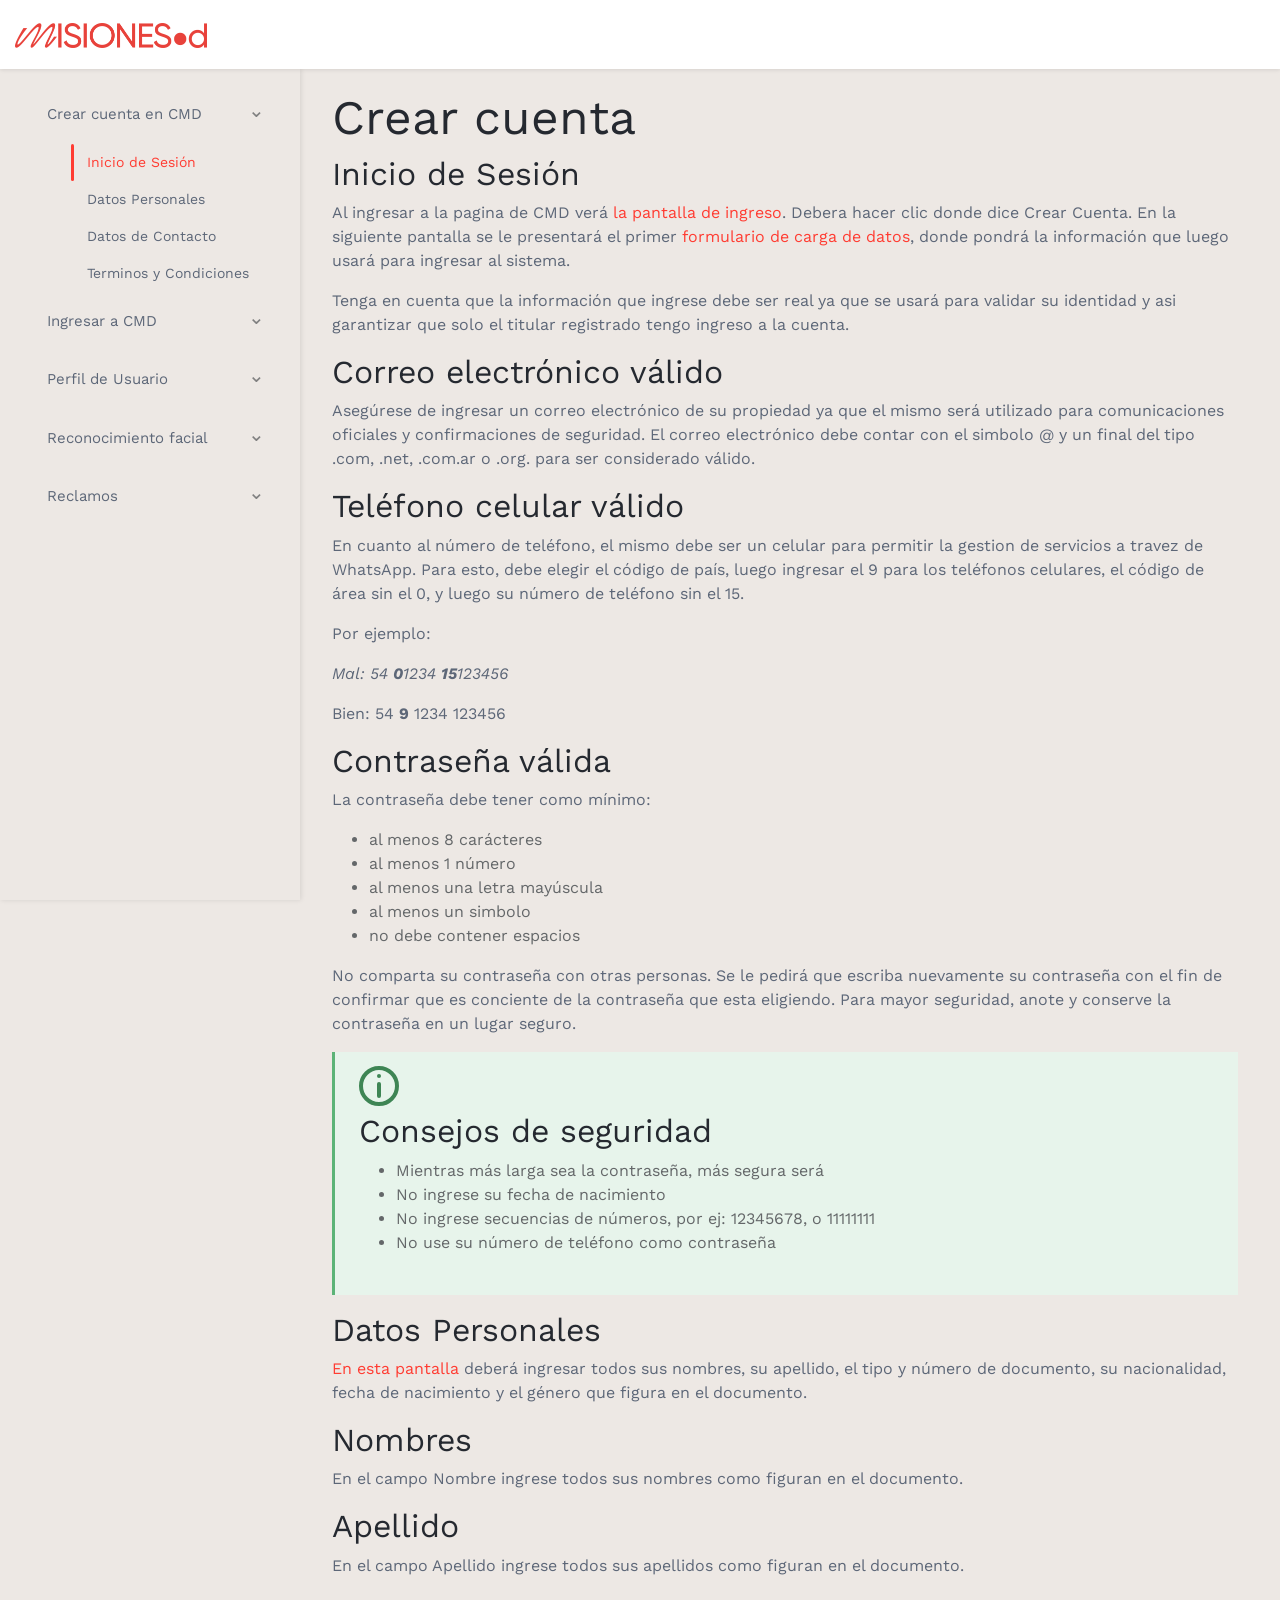
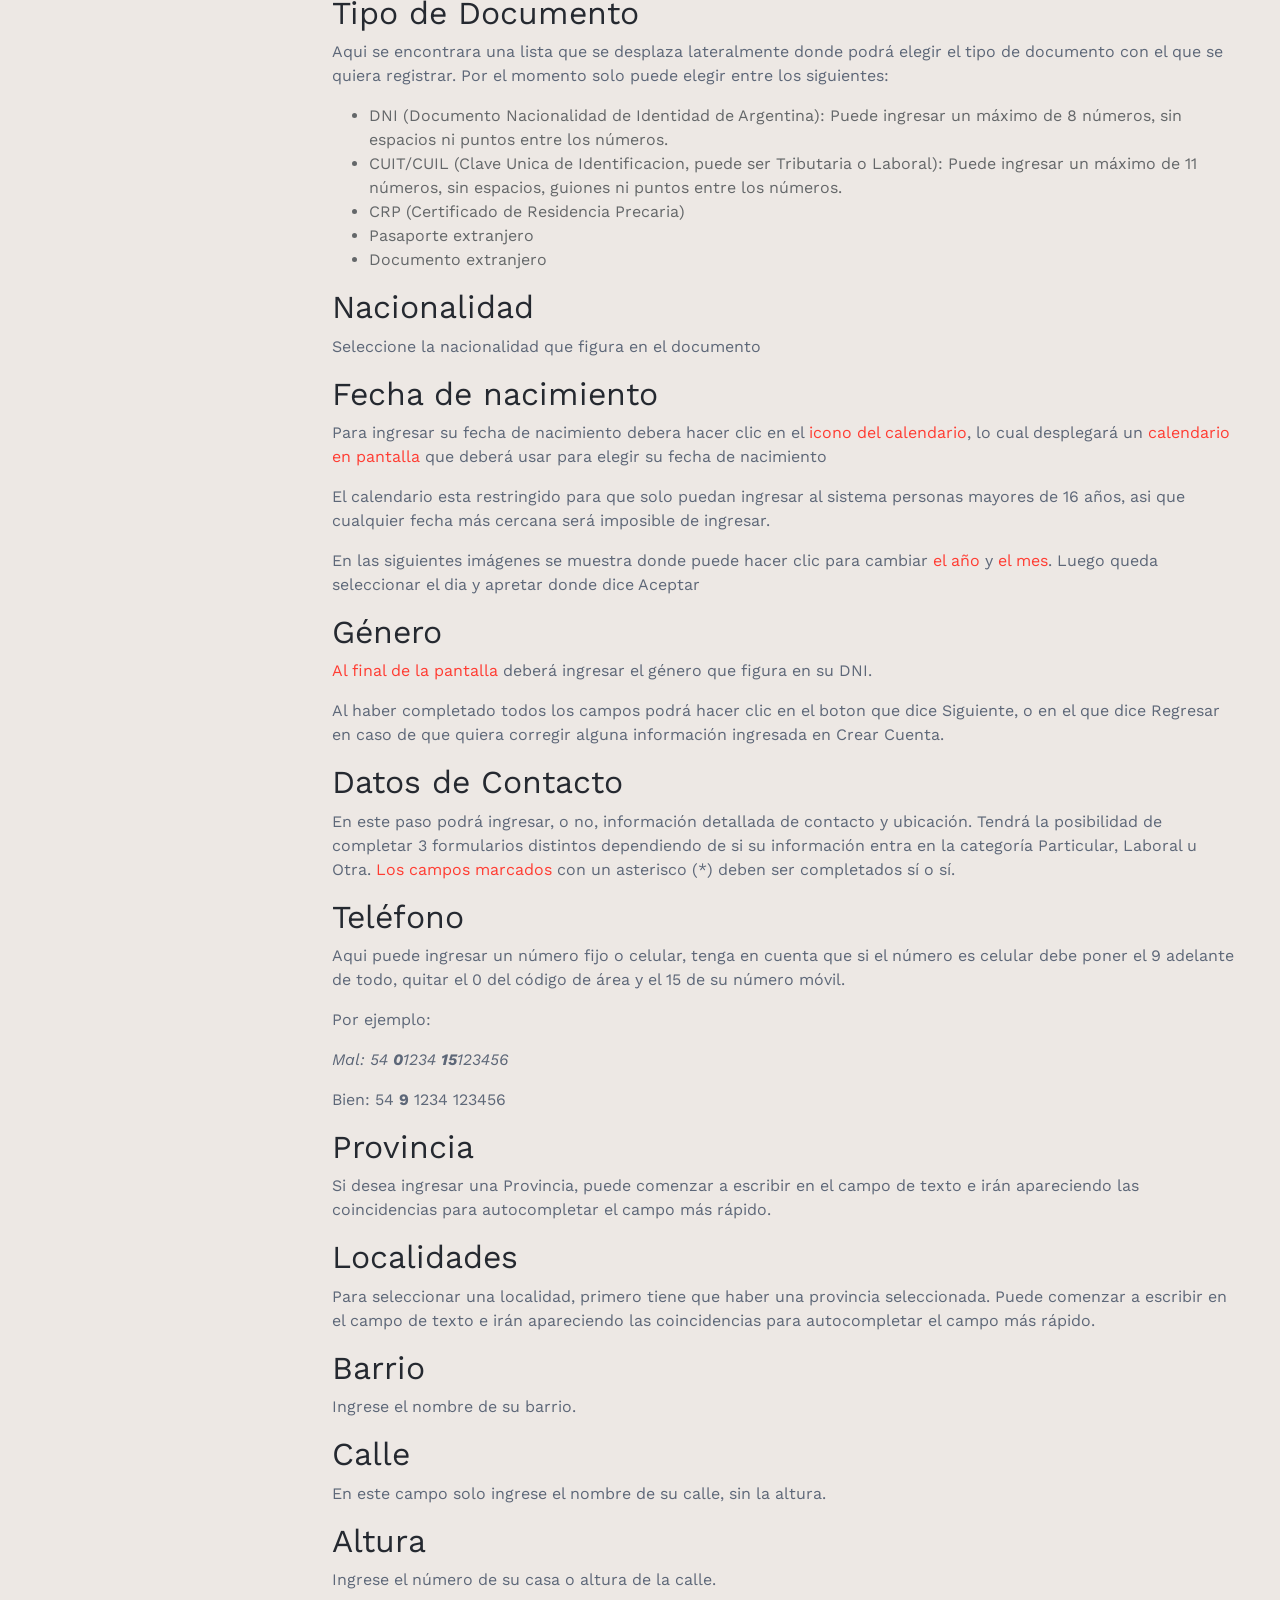
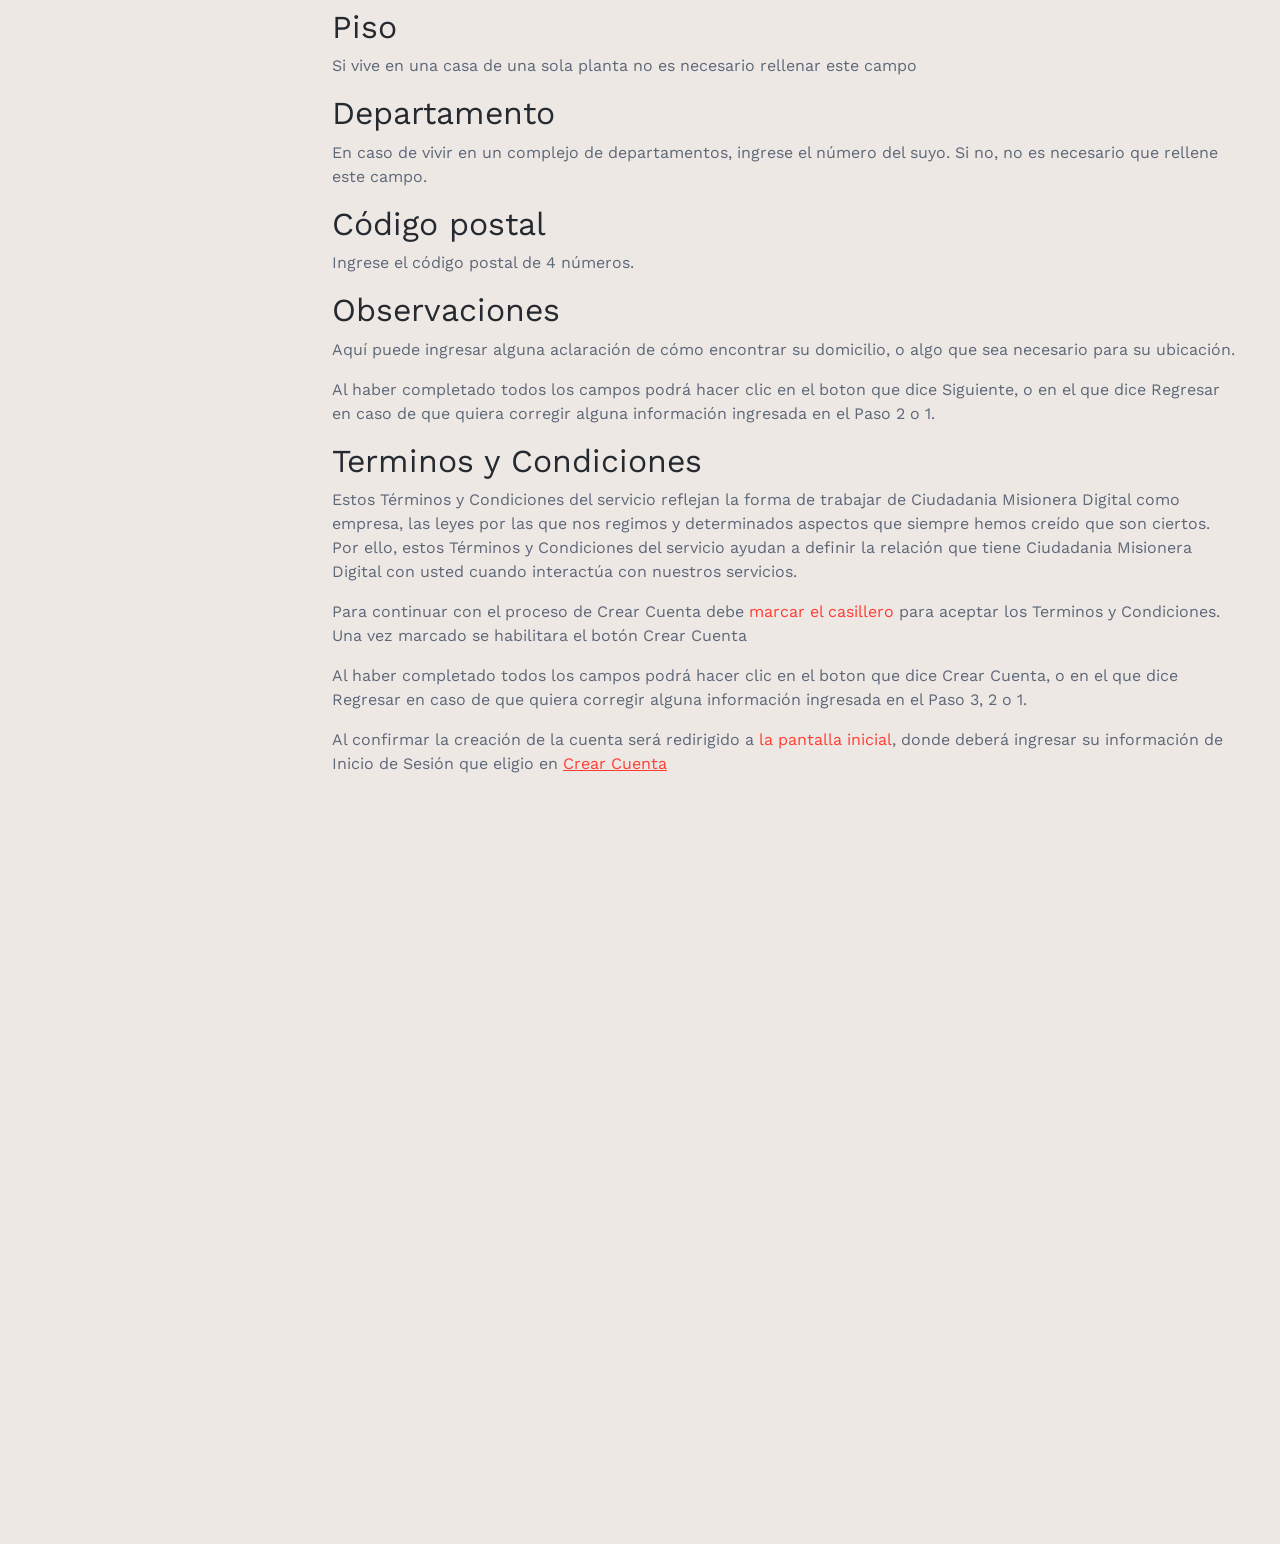
<file: vistas/crear_cuenta/tema1.html>
<!DOCTYPE html>
<html lang="es"> 
<head>
    <title>Documentación - Ciudadania Misionera Digital</title>
    
    <!-- Meta -->
    <meta charset="utf-8">
    <meta http-equiv="X-UA-Compatible" content="IE=edge">
    <meta name="viewport" content="width=device-width, initial-scale=1.0">
    
    <meta name="description" content="Documentación - Ciudadania Misionera Digital">
    <meta name="author" content="Ciudadania Misionera Digital">    
    <link rel="shortcut icon" href="/favicon.svg"> 
	<link rel="stylesheet" href="/assets/css/cdm.css">
    <script src="/cdm.js"></script>
    <script src="https://code.jquery.com/jquery-3.5.1.min.js"></script>
    <link href='/assets/css/gg.css' rel='stylesheet'>
    
    <!-- Theme CSS -->  
    <link id="theme-style" rel="stylesheet" href="/assets/css/theme.css">
	<link id="theme-style" rel="stylesheet" href="/assets/css/customTheme.css">
    <link rel="stylesheet" href="/assets/plugins/simplelightbox/simple-lightbox.min.css">

</head> 

<body class="docs-page">    
    <header class="header fixed-top">	    
        <div class="branding docs-branding">
            <div class="container-fluid position-relative py-2">
                <div class="docs-logo-wrapper">
					<button id="docs-sidebar-toggler" class="docs-sidebar-toggler docs-sidebar-visible me-2 d-xl-none" type="button">
	                    <span></span>
	                    <span></span>
	                    <span></span>
	                </button>
	                <div class="site-logo"><a class="navbar-brand" href="../../index.html"><img style="position: absolute; top: 15px; max-height: 25px;" src="/assets/images/logoMD.png" alt="logo"></a></div>    
                </div><!--//docs-logo-wrapper-->
            </div><!--//container-->
        </div><!--//branding-->
    </header><!--//header-->
    
    
    <div class="docs-wrapper">
	    <div id="docs-sidebar" class="docs-sidebar" style="background-color: rgb(237, 232, 228);">
		    
		    <nav id="docs-nav" class="docs-nav navbar">
			    <ul class="section-items list-unstyled nav flex-column pb-3">
					<button type="button" class="collapsible"><a class="nav-link scrollto cdm-enlace" href="/vistas/crear_cuenta/tema1.html#00a">Crear cuenta en CMD</a></button>
					<div class="contenidoSeccion" style="display: block;">
						<li class="nav-item" id="#01a"><a class="nav-link cdm-enlace" href="#01a">Inicio de Sesión</a></li>
				    	<li class="nav-item" id="#02a"><a class="nav-link cdm-enlace" href="#02a">Datos Personales</a></li>
				    	<li class="nav-item" id="#03a"><a class="nav-link cdm-enlace" href="#03a">Datos de Contacto</a></li>
						<li class="nav-item" id="#04a"><a class="nav-link cdm-enlace" href="#04a">Terminos y Condiciones</a></li>
					</div>
					<button type="button" class="collapsible"><a class="nav-link scrollto cdm-enlace" href="/vistas/ingresar_cdm/tema5.html#00">Ingresar a CMD</a></button>
				    <div class="contenidoSeccion">
						<li class="nav-item"><a class="nav-link cdm-enlace" href="/vistas/ingresar_cdm/tema5.html#00b">Datos de Inicio de Sesión</a></li>
						<li class="nav-item"><a class="nav-link cdm-enlace" href="/vistas/ingresar_cdm/tema5.html#01b">Reestablecer contraseña por telefono</a></li>
                        <li class="nav-item"><a class="nav-link cdm-enlace" href="/vistas/ingresar_cdm/tema5.html#02b">Reestablecer contraseña por telefono</a></li>
					</div>
					<button type="button" class="collapsible"><a class="nav-link scrollto cdm-enlace" href="/vistas/perfil_usuario/tema7.html#00">Perfil de Usuario</a></button>
					<div class="contenidoSeccion">
						<li class="nav-item"><a class="nav-link cdm-enlace" href="/vistas/perfil_usuario/tema7.html#01">Ingresar al Perfil de Usuario</a></li>
						<li class="nav-item"><a class="nav-link cdm-enlace" href="/vistas/perfil_usuario/tema7.html#02">Editar Datos Inicio Sesión</a></li>
						<li class="nav-item"><a class="nav-link cdm-enlace" href="/vistas/perfil_usuario/tema7.html#03">Editar Datos Personales</a></li>
						<li class="nav-item"><a class="nav-link cdm-enlace" href="/vistas/perfil_usuario/tema7.html#04">Editar Direcciones</a></li>
						<li class="nav-item"><a class="nav-link cdm-enlace" href="/vistas/perfil_usuario/tema7.html#05">Editar Ubicación GPS</a></li>
						<li class="nav-item"><a class="nav-link cdm-enlace" href="/vistas/perfil_usuario/tema7.html#06">Editar Números de Teléfono</a></li>
						<li class="nav-item"><a class="nav-link cdm-enlace" href="/vistas/perfil_usuario/tema7.html#07">Validación de datos</a></li>
					</div>
					<button type="button" class="collapsible"><a class="nav-link scrollto cdm-enlace" href="/vistas/rec_facial/tema9.html">Reconocimiento facial</a></button>
					<div class="contenidoSeccion">
						<li class="nav-item"><a class="nav-link cdm-enlace" href="/vistas/rec_facial/tema9.html#00c">Recomendaciones</a></li>
					</div>
                    <button type="button" class="collapsible"><a class="nav-link scrollto cdm-enlace" href="/vistas/rec_facial/tema10.html">Reclamos</a></button>
					<div class="contenidoSeccion">
						<!-- <li class="nav-item"><a class="nav-link cdm-enlace" href="/vistas/reclamos/luminarias/tema10.html#00d">Luminarias</a></li> -->
                        <li class="nav-item"><a class="nav-link cdm-enlace" href="/vistas/reclamos/luminarias/tema10.html#01d">Enviar una foto</a></li>
                        <li class="nav-item"><a class="nav-link cdm-enlace" href="/vistas/reclamos/luminarias/tema10.html#02d">Enviar ubicación GPS</a></li>
					</div>
			    </ul>

		    </nav><!--//docs-nav-->
	    </div><!--//docs-sidebar-->
	    <div class="docs-content">
		    <div class="container">
			    <div class="cdm-col cdm-colContenido">
            <div class="cdm-articulo" id="articulo">
                <div id="00a" class="cdm-aterriza-link"></div>
                    <h1 class="cdm-titulo">Crear cuenta</h1>
                    <div id="01a" class="cdm-aterriza-link"></div>
            <h2 class="cdm-subtitulo">Inicio de Sesión</h4>
            <p >
                Al ingresar a la pagina de CMD verá <a class="gallery" href="/img/crear_cuenta/img-01.webp">la pantalla de ingreso</a>. Debera hacer clic donde dice Crear Cuenta.
                En la siguiente pantalla se le presentará el primer <a class="gallery" href="/img/crear_cuenta/img-02.webp">formulario de carga de datos</a>, donde pondrá la información que luego usará para ingresar al
                sistema.
            </p>
            <p>
                Tenga en cuenta que la información que ingrese debe ser real ya que se usará para validar su identidad y asi garantizar que solo el titular
                registrado tengo ingreso a la cuenta.
            </p>
            <div id="emailValido" class="cdm-aterriza-link"></div>
            <h2 class="cdm-subtitulo">Correo electrónico válido</h4>
            <p>
                Asegúrese de ingresar un correo electrónico de su propiedad ya que el mismo será utilizado para comunicaciones oficiales y confirmaciones de seguridad. 
                El correo electrónico debe contar con el simbolo @ y un final del tipo .com, .net, .com.ar o .org. para ser considerado válido.
            </p>
            <div id="celValido" class="cdm-aterriza-link"></div>
            <h2 class="cdm-subtitulo">Teléfono celular válido</h4>
            <p>
                En cuanto al número de teléfono, el mismo debe ser un celular para permitir la gestion de servicios a travez de WhatsApp. Para esto, debe
                elegir el código de país, luego ingresar el 9 para los teléfonos celulares, el código de área sin el 0, y luego su número de teléfono sin el 15.
            </p>
            <p>Por ejemplo:</p>
            <p><i>Mal: 54 <strong>0</strong>1234 <strong>15</strong>123456</i></p>
            <p>Bien: 54 <strong>9</strong> 1234 123456</p>
            <h2 class="cdm-subtitulo">Contraseña válida</h4>
            <p>La contraseña debe tener como mínimo:</p>
            <ul>
                <li>al menos 8 carácteres</li>
                <li>al menos 1 número</li>
                <li>al menos una letra mayúscula</li>
                <li>al menos un simbolo</li>
                <li>no debe contener espacios</li>
            </ul>
            <p>
                No comparta su contraseña con otras personas. Se le pedirá que escriba nuevamente su contraseña con el fin de confirmar que es conciente de
                la contraseña que esta eligiendo. Para mayor seguridad, anote y conserve la contraseña en un lugar seguro.
            </p>
            <div class="callout-block callout-block-success">
                <div class="content">
                    <h4 class="callout-title">
                        <i class="gg-info"></i>
                        <p></p>
                        <h2 class="cdm-subtitulo">Consejos de seguridad</h4>
                    </h4>
                    <ul>
                        <li>Mientras más larga sea la contraseña, más segura será</li>
                        <li>No ingrese su fecha de nacimiento</li>
                        <li>No ingrese secuencias de números, por ej: 12345678, o 11111111</li>
                        <li>No use su número de teléfono como contraseña</li>
                    </ul>
                </div><!--//content-->
            </div><!--//callout-block-->            

            <div id="02a" class="cdm-aterriza-link"></div>
            <h2 class="cdm-subtitulo">Datos Personales</h4>
                <p>
                    <a class="gallery" href="/img/crear_cuenta/img-03.webp">En esta pantalla</a> deberá ingresar todos sus nombres, su apellido, el tipo y número de documento, su nacionalidad, fecha de nacimiento y el género que figura
                    en el documento.
                </p>

                <h2 class="cdm-subtitulo">Nombres</h4>
                <p>
                    En el campo Nombre ingrese todos sus nombres como figuran en el documento.
                </p>
                <h2 class="cdm-subtitulo">Apellido</h4>
                <p>
                    En el campo Apellido ingrese todos sus apellidos como figuran en el documento.
                </p>
                <h2 class="cdm-subtitulo">Tipo de Documento</h4>
                <p>
                    Aqui se encontrara una lista que se desplaza lateralmente donde podrá elegir el tipo de documento con el que se quiera registrar.
                    Por el momento solo puede elegir entre los siguientes:
                    <ul>
                        <li>DNI (Documento Nacionalidad de Identidad de Argentina): Puede ingresar un máximo de 8 números, sin espacios ni puntos entre los números.</li>
                        <li>CUIT/CUIL (Clave Unica de Identificacion, puede ser Tributaria o Laboral): Puede ingresar un máximo de 11 números, sin espacios, guiones ni puntos
                            entre los números.</li>
                        <li>CRP (Certificado de Residencia Precaria)</li>
                        <li>Pasaporte extranjero</li>
                        <li>Documento extranjero</li>
                    </ul>
                </p>
                <h2 class="cdm-subtitulo">Nacionalidad</h4>
                <p>Seleccione la nacionalidad que figura en el documento</p>
                <h2 class="cdm-subtitulo">Fecha de nacimiento</h4>
                <p>Para ingresar su fecha de nacimiento debera hacer clic en el <a class="gallery" href="/img/crear_cuenta/img-04.webp">icono del calendario</a>, lo cual desplegará un <a class="gallery" href="/img/crear_cuenta/img-05.webp">calendario en pantalla</a> que deberá usar para elegir su fecha de nacimiento</p>
                <p>El calendario esta restringido para que solo puedan ingresar al sistema personas mayores de 16 años, asi que cualquier fecha más cercana será imposible de ingresar.</p>
                <p>
                    En las siguientes imágenes se muestra donde puede hacer clic para cambiar<a class="gallery" href="/img/crear_cuenta/img-06.webp"> el año </a> y <a class="gallery" href="/img/crear_cuenta/img-07.webp">el mes</a>. Luego queda seleccionar el dia
                    y apretar donde dice Aceptar
                </p>
                <h2 class="cdm-subtitulo">Género</h4>
                <p>
                    <a class="gallery" href="/img/crear_cuenta/img-08.webp">Al final de la pantalla</a> deberá ingresar el género que figura en su DNI.
                </p>
                <p>Al haber completado todos los campos podrá hacer clic en el boton que dice Siguiente, o en el que dice Regresar en caso de que quiera corregir alguna información
                    ingresada en Crear Cuenta.
                </p>



            <div id="03a" class="cdm-aterriza-link"></div>
                <h2 class="cdm-subtitulo">Datos de Contacto</h4> 
                <p>
                    En este paso podrá ingresar, o no, información detallada de contacto y ubicación. Tendrá la posibilidad de completar 3 formularios distintos dependiendo de si su información
                    entra en la categoría Particular, Laboral u Otra. <a class="gallery" href="/img/crear_cuenta/img-09.webp">Los campos marcados</a> con un asterisco (*) deben ser completados sí o sí.
                </p>
                <h2 class="cdm-subtitulo">Teléfono</h4>
                <p>
                    Aqui puede ingresar un número fijo o celular, tenga en cuenta que si el número es celular debe poner el 9 adelante de todo,
                    quitar el 0 del código de área y el 15 de su número móvil.
                </p>
                <p>Por ejemplo:</p>
                <p><i>Mal: 54 <strong>0</strong>1234 <strong>15</strong>123456</i></p>
                <p>Bien: 54 <strong>9</strong> 1234 123456</p>
                    
                <h2 class="cdm-subtitulo">Provincia</h4>
                <p>
                    Si desea ingresar una Provincia, puede comenzar a escribir en el campo de texto e irán apareciendo las coincidencias para autocompletar el campo más rápido.
                </p>
                
                <h2 class="cdm-subtitulo">Localidades</h4>
                <p>
                    Para seleccionar una localidad, primero tiene que haber una provincia seleccionada. Puede comenzar a escribir en el campo de texto e irán apareciendo las coincidencias
                    para autocompletar el campo más rápido. 
                </p>
                
                <h2 class="cdm-subtitulo">Barrio</h4>
                <p>Ingrese el nombre de su barrio.</p>
                <h2 class="cdm-subtitulo">Calle</h4>
                <p>En este campo solo ingrese el nombre de su calle, sin la altura.</p>
                <h2 class="cdm-subtitulo">Altura</h4>
                <p>Ingrese el número de su casa o altura de la calle.</p>
                <h2 class="cdm-subtitulo">Piso</h4>
                <p>Si vive en una casa de una sola planta no es necesario rellenar este campo</p>
                <h2 class="cdm-subtitulo">Departamento</h4>
                <p>En caso de vivir en un complejo de departamentos, ingrese el número del suyo. Si no, no es necesario que rellene este campo.</p>
                <h2 class="cdm-subtitulo">Código postal</h4>
                <p>Ingrese el código postal de 4 números.</p>
                <h2 class="cdm-subtitulo">Observaciones</h4>
                <p>Aquí puede ingresar alguna aclaración de cómo encontrar su domicilio, o algo que sea necesario para su ubicación.</p>
                    
                <p>Al haber completado todos los campos podrá hacer clic en el boton que dice Siguiente, o en el que dice Regresar en caso de que quiera corregir alguna información
                    ingresada en el Paso 2 o 1.
                </p>

                <div id="04a" class="cdm-aterriza-link"></div>
                <h2 class="cdm-subtitulo">Terminos y Condiciones</h4> 
                    <p>
                        Estos Términos y Condiciones del servicio reflejan la forma de trabajar de Ciudadania Misionera Digital como empresa, las leyes por las que nos regimos y determinados
                        aspectos que siempre hemos creído que son ciertos. Por ello, estos Términos y Condiciones del servicio ayudan a definir la relación que tiene Ciudadania Misionera Digital
                        con usted cuando interactúa con nuestros servicios.
                    </p>
                    <p>Para continuar con el proceso de Crear Cuenta debe <a class="gallery" href="/img/crear_cuenta/img-10.webp">marcar el casillero</a> para aceptar los Terminos y Condiciones.
                         Una vez marcado se habilitara el botón Crear Cuenta</p>      
                    <p>
                        Al haber completado todos los campos podrá hacer clic en el boton que dice Crear Cuenta, o en el que dice Regresar en caso de que quiera corregir alguna información
                        ingresada en el Paso 3, 2 o 1.
                    </p>
                    <p>Al confirmar la creación de la cuenta será redirigido a <a class="gallery" href="/img/crear_cuenta/img-11.webp">la pantalla inicial</a>, donde deberá ingresar su información de Inicio de Sesión que eligio en 
                        <a href="/vistas/crear_cuenta/tema1.html#00">Crear Cuenta</a>

        </div>
				</div>

			    <footer class="footer">
				    <div class="container text-center py-5">
				        <ul class="social-list list-unstyled pt-4 mb-0">
				        </ul><!--//social-list-->
				    </div>
			    </footer>
		    </div> 
	    </div>
    </div><!--//docs-wrapper-->
   
       
    <!-- Javascript -->          
    
           
    <!-- Javascript -->          
    <script src="/assets/plugins/popper.min.js"></script>
    
    
    <!-- Page Specific JS -->
    <script src="/assets/plugins/smoothscroll.min.js"></script>   
    <script src="/assets/plugins/gumshoe/gumshoe.polyfills.min.js"></script>
    <script src="/assets/plugins/simplelightbox/simple-lightbox.min.js"></script> 
    <script src="/assets/js/docs.js"></script>
    <script src="/assets/js/utils.js"></script>

</body>
</html>
</file>
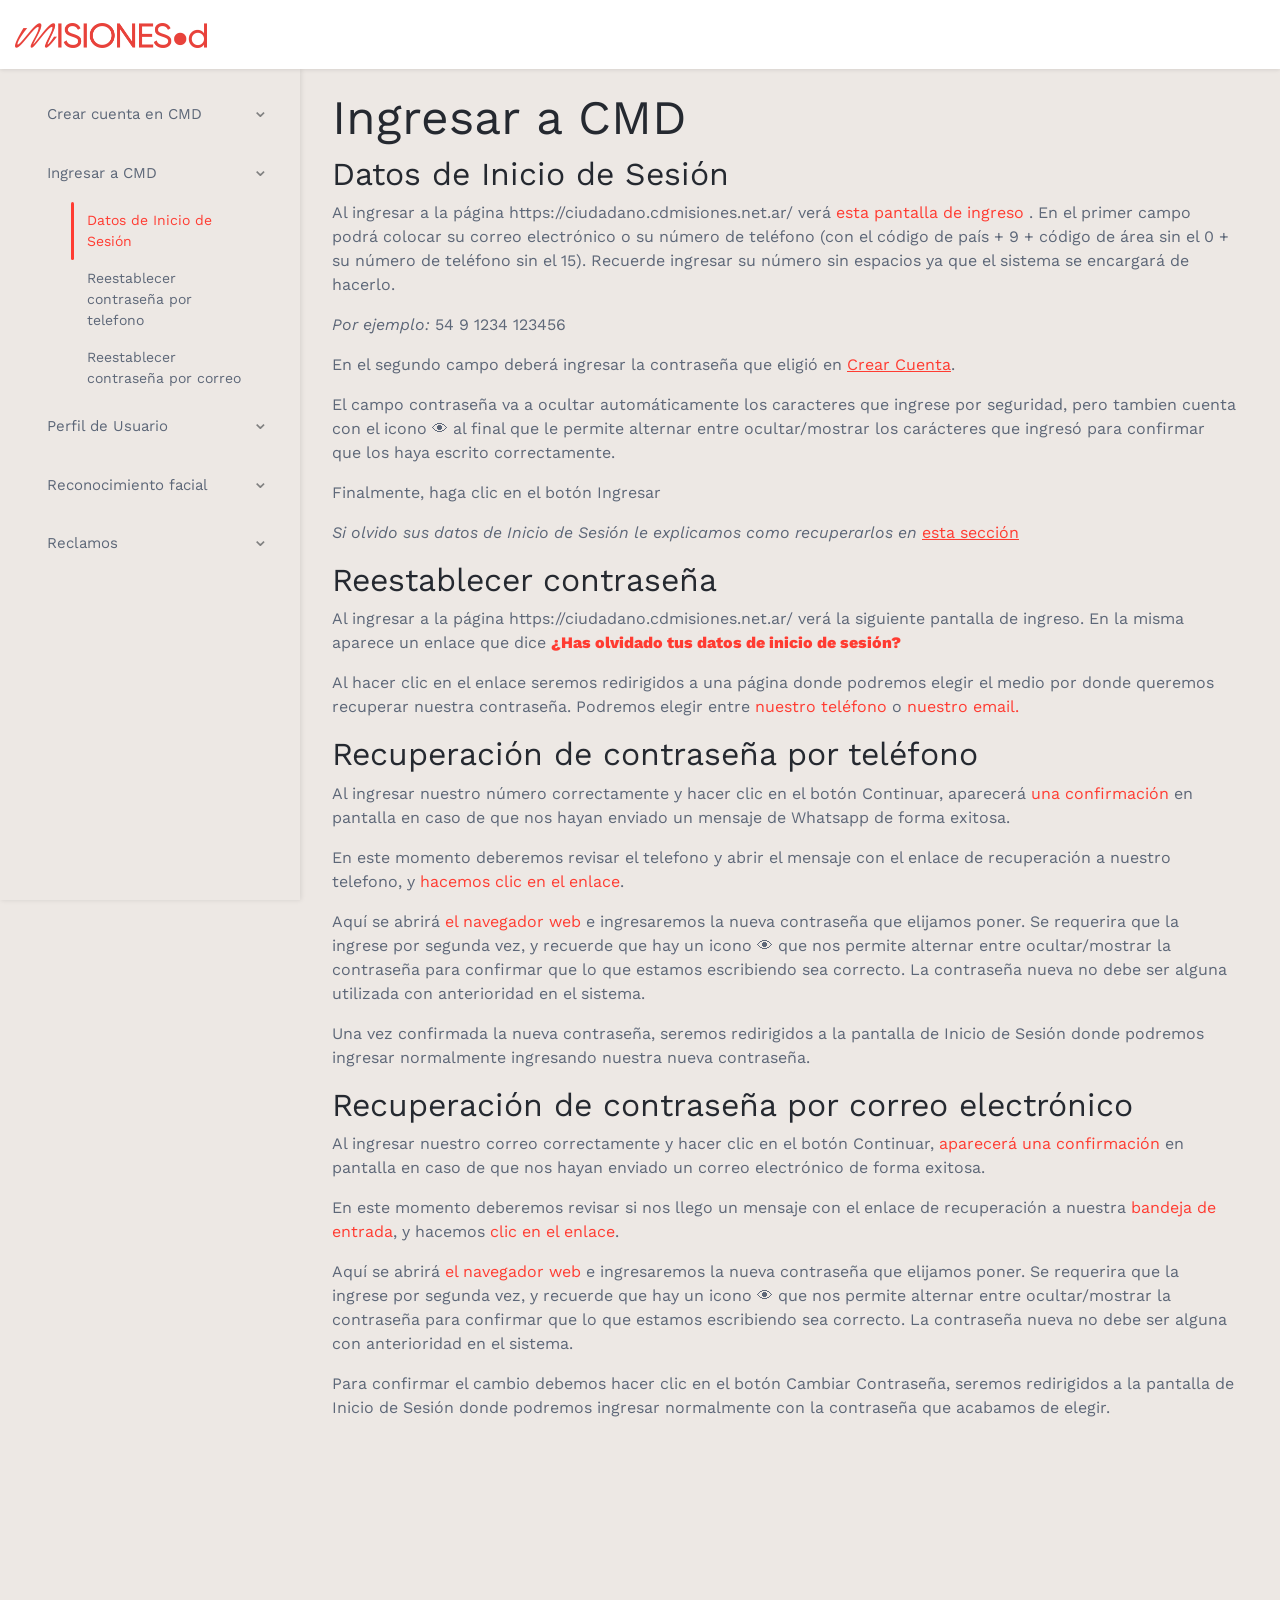
<file: vistas/ingresar_cdm/tema5.html>
<!DOCTYPE html>
<html lang="es"> 
<head>
    <title>Documentación - Ciudadania Misionera Digital</title>
    
    <!-- Meta -->
    <meta charset="utf-8">
    <meta http-equiv="X-UA-Compatible" content="IE=edge">
    <meta name="viewport" content="width=device-width, initial-scale=1.0">
    
    <meta name="description" content="Documentación - Ciudadania Misionera Digital">
    <meta name="author" content="Ciudadania Misionera Digital">    
    <link rel="shortcut icon" href="/favicon.svg"> 
	<link rel="stylesheet" href="/assets/css/cdm.css">
    <script src="/cdm.js"></script>
    <script src="https://code.jquery.com/jquery-3.5.1.min.js"></script>
    

    <!-- Theme CSS -->  
    <link id="theme-style" rel="stylesheet" href="/assets/css/theme.css">
	<link id="theme-style" rel="stylesheet" href="/assets/css/customTheme.css">
    <link rel="stylesheet" href="/assets/plugins/simplelightbox/simple-lightbox.min.css">

</head> 

<body class="docs-page">    
    <header class="header fixed-top">	    
        <div class="branding docs-branding">
            <div class="container-fluid position-relative py-2">
                <div class="docs-logo-wrapper">
					<button id="docs-sidebar-toggler" class="docs-sidebar-toggler docs-sidebar-visible me-2 d-xl-none" type="button">
	                    <span></span>
	                    <span></span>
	                    <span></span>
	                </button>
	                <div class="site-logo"><a class="navbar-brand" href="../../index.html"><img style="position: absolute; top: 15px; max-height: 25px;" src="/assets/images/logoMD.png" alt="logo"></a></div>    
                </div><!--//docs-logo-wrapper-->
            </div><!--//container-->
        </div><!--//branding-->
    </header><!--//header-->
    
    
    <div class="docs-wrapper">
	    <div id="docs-sidebar" class="docs-sidebar" style="background-color: rgb(237, 232, 228);">
		    
		    <nav id="docs-nav" class="docs-nav navbar">
			    <ul class="section-items list-unstyled nav flex-column pb-3">
					<button type="button" class="collapsible"><a class="nav-link scrollto cdm-enlace" href="/vistas/crear_cuenta/tema1.html#00">Crear cuenta en CMD</a></button>
					<div class="contenidoSeccion">
              <li class="nav-item"><a class="nav-link cdm-enlace" href="/vistas/crear_cuenta/tema1.html#00a">Inicio de Sesión</a></li>
				    	<li class="nav-item"><a class="nav-link cdm-enlace" href="/vistas/crear_cuenta/tema1.html#01a">Datos Personales</a></li>
				    	<li class="nav-item"><a class="nav-link cdm-enlace" href="/vistas/crear_cuenta/tema1.html#02a">Datos de Contacto</a></li>
						  <li class="nav-item"><a class="nav-link cdm-enlace" href="/vistas/crear_cuenta/tema1.html#03a">Terminos y Condiciones</a></li>
					</div>
					<button type="button" class="collapsible"><a class="nav-link scrollto cdm-enlace" href="/vistas/ingresar_cdm/tema5.html#00b">Ingresar a CMD</a></button>
				    <div class="contenidoSeccion" style="display: block;">
						<li class="nav-item" id="#00b"><a class="nav-link cdm-enlace" href="#00b">Datos de Inicio de Sesión</a></li>
						<li class="nav-item" id="#01b"><a class="nav-link cdm-enlace" href="#01b">Reestablecer contraseña por telefono</a></li>
            <li class="nav-item" id="#02b"><a class="nav-link cdm-enlace" href="#02b">Reestablecer contraseña por correo</a></li>
					</div>
					<button type="button" class="collapsible"><a class="nav-link scrollto cdm-enlace" href="/vistas/perfil_usuario/tema7.html#00">Perfil de Usuario</a></button>
					<div class="contenidoSeccion">
						<li class="nav-item"><a class="nav-link cdm-enlace" href="/vistas/perfil_usuario/tema7.html#01">Ingresar al Perfil de Usuario</a></li>
						<li class="nav-item"><a class="nav-link cdm-enlace" href="/vistas/perfil_usuario/tema7.html#02">Editar Datos Inicio Sesión</a></li>
						<li class="nav-item"><a class="nav-link cdm-enlace" href="/vistas/perfil_usuario/tema7.html#03">Editar Datos Personales</a></li>
						<li class="nav-item"><a class="nav-link cdm-enlace" href="/vistas/perfil_usuario/tema7.html#04">Editar Direcciones</a></li>
						<li class="nav-item"><a class="nav-link cdm-enlace" href="/vistas/perfil_usuario/tema7.html#05">Editar Ubicación GPS</a></li>
						<li class="nav-item"><a class="nav-link cdm-enlace" href="/vistas/perfil_usuario/tema7.html#06">Editar Números de Teléfono</a></li>
						<li class="nav-item"><a class="nav-link cdm-enlace" href="/vistas/perfil_usuario/tema7.html#07">Validación de datos</a></li>
					</div>
					<button type="button" class="collapsible"><a class="nav-link scrollto cdm-enlace" href="/vistas/rec_facial/tema9.html">Reconocimiento facial</a></button>
					<div class="contenidoSeccion">
						<li class="nav-item"><a class="nav-link cdm-enlace" href="/vistas/rec_facial/tema9.html#00c">Recomendaciones</a></li>
					</div>
                    <button type="button" class="collapsible"><a class="nav-link scrollto cdm-enlace" href="/vistas/rec_facial/tema10.html">Reclamos</a></button>
					<div class="contenidoSeccion">
						<!-- <li class="nav-item"><a class="nav-link cdm-enlace" href="/vistas/reclamos/luminarias/tema10.html#00d">Luminarias</a></li> -->
                        <li class="nav-item"><a class="nav-link cdm-enlace" href="/vistas/reclamos/luminarias/tema10.html#01d">Enviar una foto</a></li>
                        <li class="nav-item"><a class="nav-link cdm-enlace" href="/vistas/reclamos/luminarias/tema10.html#02d">Enviar ubicación GPS</a></li>
					</div>
			    </ul>

		    </nav><!--//docs-nav-->
	    </div><!--//docs-sidebar-->
        <div class="cortina"></div>
	    <div class="docs-content">
		    <div class="container">
			    <div class="cdm-col cdm-colContenido">
                    <div class="cdm-articulo" id="articulo">
                        <div id="00b" class="cdm-aterriza-link"></div>
                                <h1 class="cdm-titulo">Ingresar a CMD</h2>
                                    <h2 class="cdm-subtitulo">Datos de Inicio de Sesión</h2> 

                                    <!-- <div class="gallery">
                                        <a href="/img/crear_cuenta/img-01.png">asdfhaskjfakjsfdkjasndasda</a>
                                        <a href="/img/crear_cuenta/img-02.png">asdasdasdasds</a>
                                    </div> -->
                                    <p>Al ingresar a la página https://ciudadano.cdmisiones.net.ar/ verá <a class="gallery" href="/img/crear_cuenta/img-11.webp">esta pantalla de ingreso</a> . En el primer campo podrá colocar su correo electrónico o su número de teléfono (con el código de país + 9 + código de área sin el 0 + su número de teléfono sin el 15). Recuerde ingresar su número sin espacios ya que el sistema se encargará de hacerlo.
                                    </p>
                                    <p><i>Por ejemplo:</i> 54 9 1234 123456</p>
                                    <p>
                                        En el segundo campo deberá ingresar la contraseña que eligió
                                        en <a href="/vistas/crear_cuenta/tema1.html#00a">Crear Cuenta</a>.
                                    </p>
                                    <p>
                                        El campo contraseña va a ocultar automáticamente los caracteres que ingrese por seguridad, pero tambien cuenta con el icono 👁 al final que le permite
                                        alternar entre ocultar/mostrar los carácteres que ingresó para confirmar que los haya escrito correctamente.
                                    </p>
                                    <p>Finalmente, haga clic en el botón Ingresar</p>
                                
                                    <p><i>Si olvido sus datos de Inicio de Sesión le explicamos como recuperarlos en</i> <a href="/vistas/ingresar_cdm/tema6.html#00">esta sección</a></p>
                                
                                
                                
                                    <div id="01b" class="cdm-aterriza-link"></div>
                                    <h2 class="cdm-subtitulo">Reestablecer contraseña</h4>
                                    <p >
                                        Al ingresar a la página https://ciudadano.cdmisiones.net.ar/ verá la siguiente pantalla de ingreso. En la misma aparece un enlace que dice
                                        <span style="font-weight:800; color:rgb(255, 60, 50)">¿Has olvidado tus datos de inicio de sesión?</span>
                                    </p>
                                    <p>Al hacer clic en el enlace seremos redirigidos a una página donde podremos elegir el medio por donde queremos recuperar nuestra contraseña.
                                        Podremos elegir entre <a class="gallery" href="/img/ingresar_cdm/img-12.webp">nuestro teléfono</a> o <a class="gallery" href="/img/ingresar_cdm/img-13.webp">nuestro email.</a></p>

                                    <h2 class="cdm-subtitulo">Recuperación de contraseña por teléfono</h4>
                                    <p>
                                        Al ingresar nuestro número correctamente y hacer clic en el botón Continuar, aparecerá <a class="gallery" href="/img/ingresar_cdm/img-14.webp">una confirmación</a> en pantalla en caso de que nos hayan enviado un mensaje de Whatsapp
                                        de forma exitosa.
                                    </p>
                                    <p>
                                        En este momento deberemos revisar el telefono y abrir el mensaje con el enlace de recuperación a nuestro telefono, y <a class="gallery" href="/img/ingresar_cdm/img-16.webp">hacemos clic en el enlace</a>.
                                    </p>
                                    <p>Aquí se abrirá <a class="gallery" href="/img/ingresar_cdm/img-17.webp">el navegador web</a> e ingresaremos la nueva contraseña que elijamos poner. Se requerira que la ingrese por segunda vez, y recuerde que hay un
                                        icono 👁 que nos permite alternar entre ocultar/mostrar la contraseña para confirmar que lo que estamos escribiendo sea correcto. La contraseña nueva no debe ser
                                        alguna utilizada con anterioridad en el sistema.
                                    </p>
                                    <p>
                                        Una vez confirmada la nueva contraseña, seremos redirigidos a la pantalla de Inicio de Sesión donde podremos ingresar normalmente ingresando nuestra nueva contraseña.
                                    </p>
                                    <div id="02b" class="cdm-aterriza-link"></div>
                                    <h2 class="cdm-subtitulo">Recuperación de contraseña por correo electrónico</h4>
                                    <p>
                                        Al ingresar nuestro correo correctamente y hacer clic en el botón Continuar, <a class="gallery" href="/img/ingresar_cdm/img-18.webp">aparecerá una confirmación</a> en pantalla en caso de que nos hayan enviado un correo
                                        electrónico de forma exitosa.
                                    </p>
                                    <p>
                                        En este momento deberemos revisar si nos llego un mensaje con el enlace de recuperación a nuestra <a class="gallery" href="/img/ingresar_cdm/img-19.webp">bandeja de entrada</a></span>, y hacemos 
                                        <a class="gallery" href="/img/ingresar_cdm/img-20.webp">clic en el enlace</a>.
                                    </p>
                                    <p>Aquí se abrirá <a class="gallery" href="/img/ingresar_cdm/img-21.webp">el navegador web</a> e ingresaremos la nueva contraseña que elijamos poner. Se requerira que la ingrese por segunda vez, y recuerde que hay un
                                        icono 👁 que nos permite alternar entre ocultar/mostrar la contraseña para confirmar que lo que estamos escribiendo sea correcto. La contraseña nueva no debe ser alguna
                                        con anterioridad en el sistema.
                                    </p>
                                    <p>
                                        Para confirmar el cambio debemos hacer clic en el botón Cambiar Contraseña, seremos redirigidos a la pantalla de Inicio de Sesión donde podremos ingresar
                                        normalmente con la contraseña que acabamos de elegir.
                                    </p>
                                
                                </div>
				            </div>

			    <footer class="footer">
				    <div class="container text-center py-5">
				        <ul class="social-list list-unstyled pt-4 mb-0">
				        </ul><!--//social-list-->
				    </div>
			    </footer>
		    </div> 
	    </div>
    </div><!--//docs-wrapper-->
   
       
    <!-- Javascript -->          
    
           
    <!-- Javascript -->          
    <script src="/assets/plugins/popper.min.js"></script>
    
    
    <!-- Page Specific JS -->
    <script src="/assets/plugins/smoothscroll.min.js"></script>   
    <script src="/assets/plugins/gumshoe/gumshoe.polyfills.min.js"></script> 
    <script src="/assets/plugins/simplelightbox/simple-lightbox.min.js"></script> 
    <script src="/assets/js/docs.js"></script>
    <script src="/assets/js/utils.js"></script>

</body>
</html>
</file>
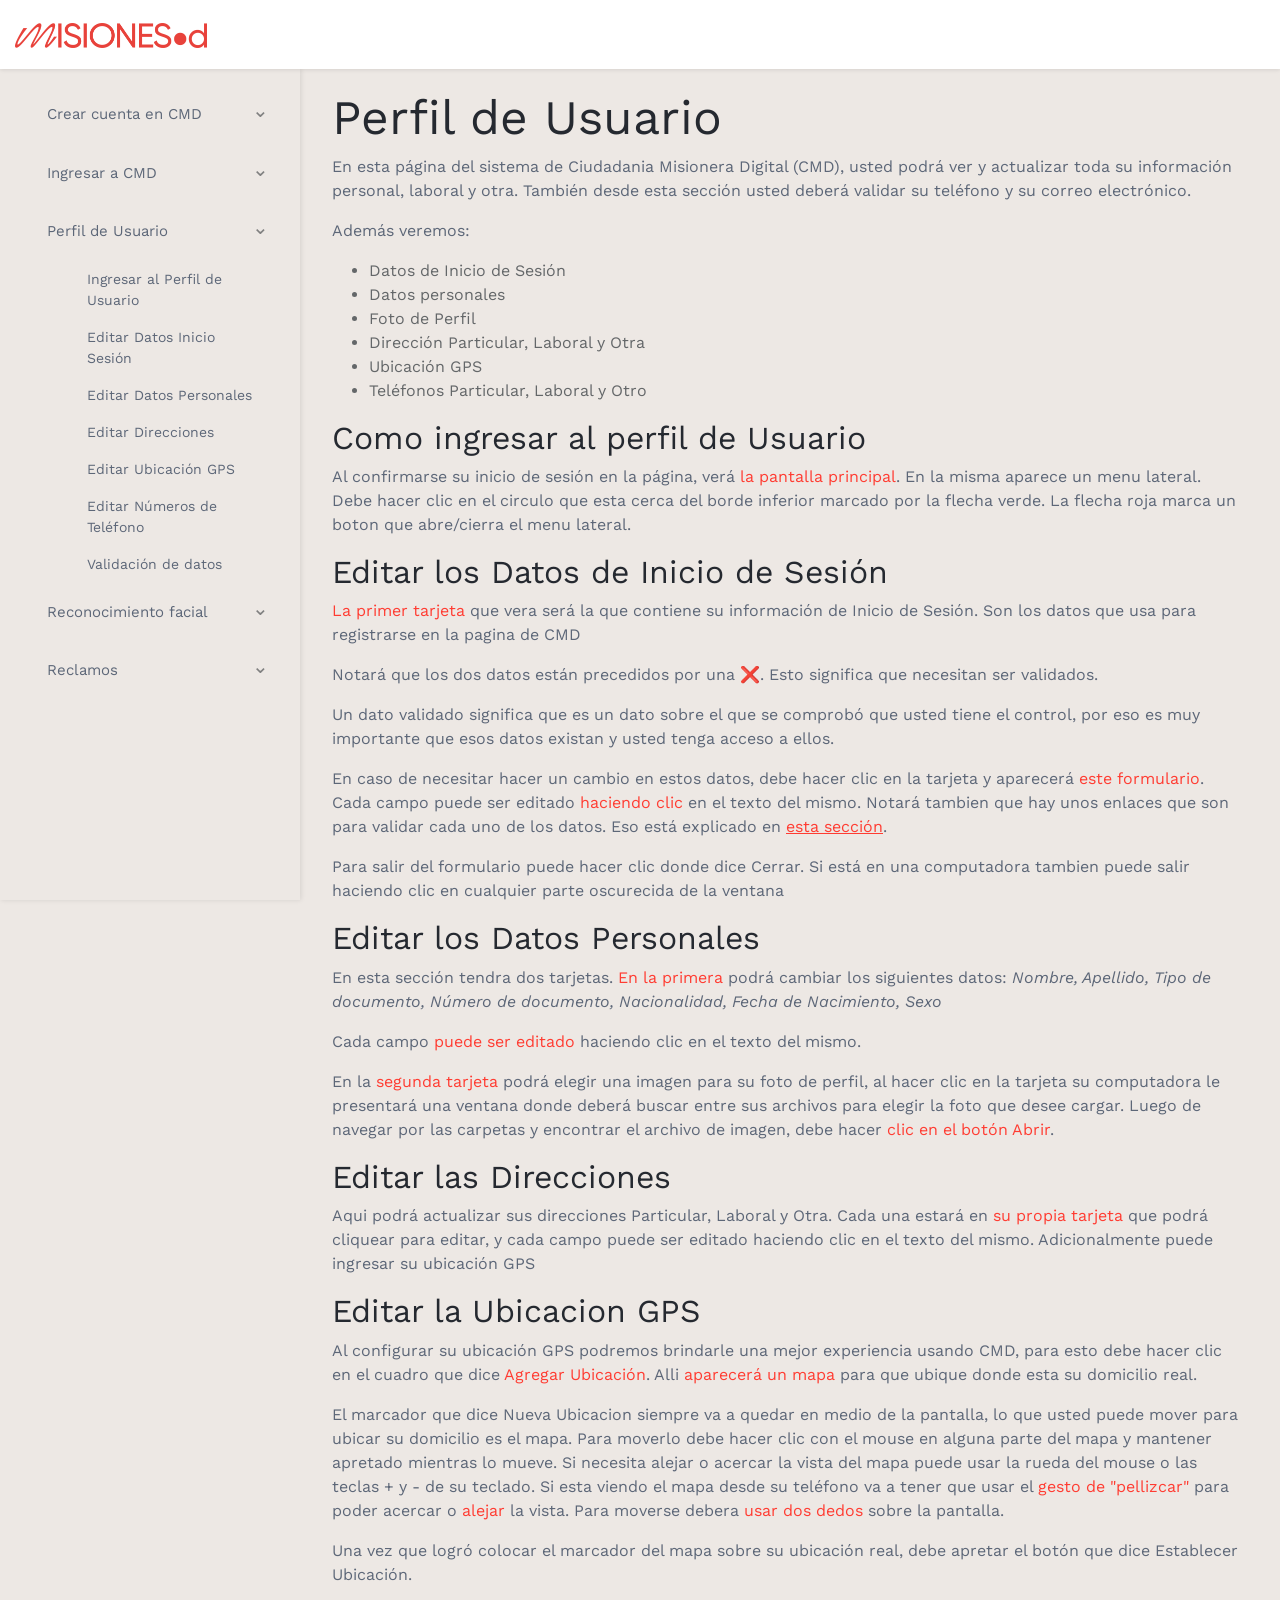
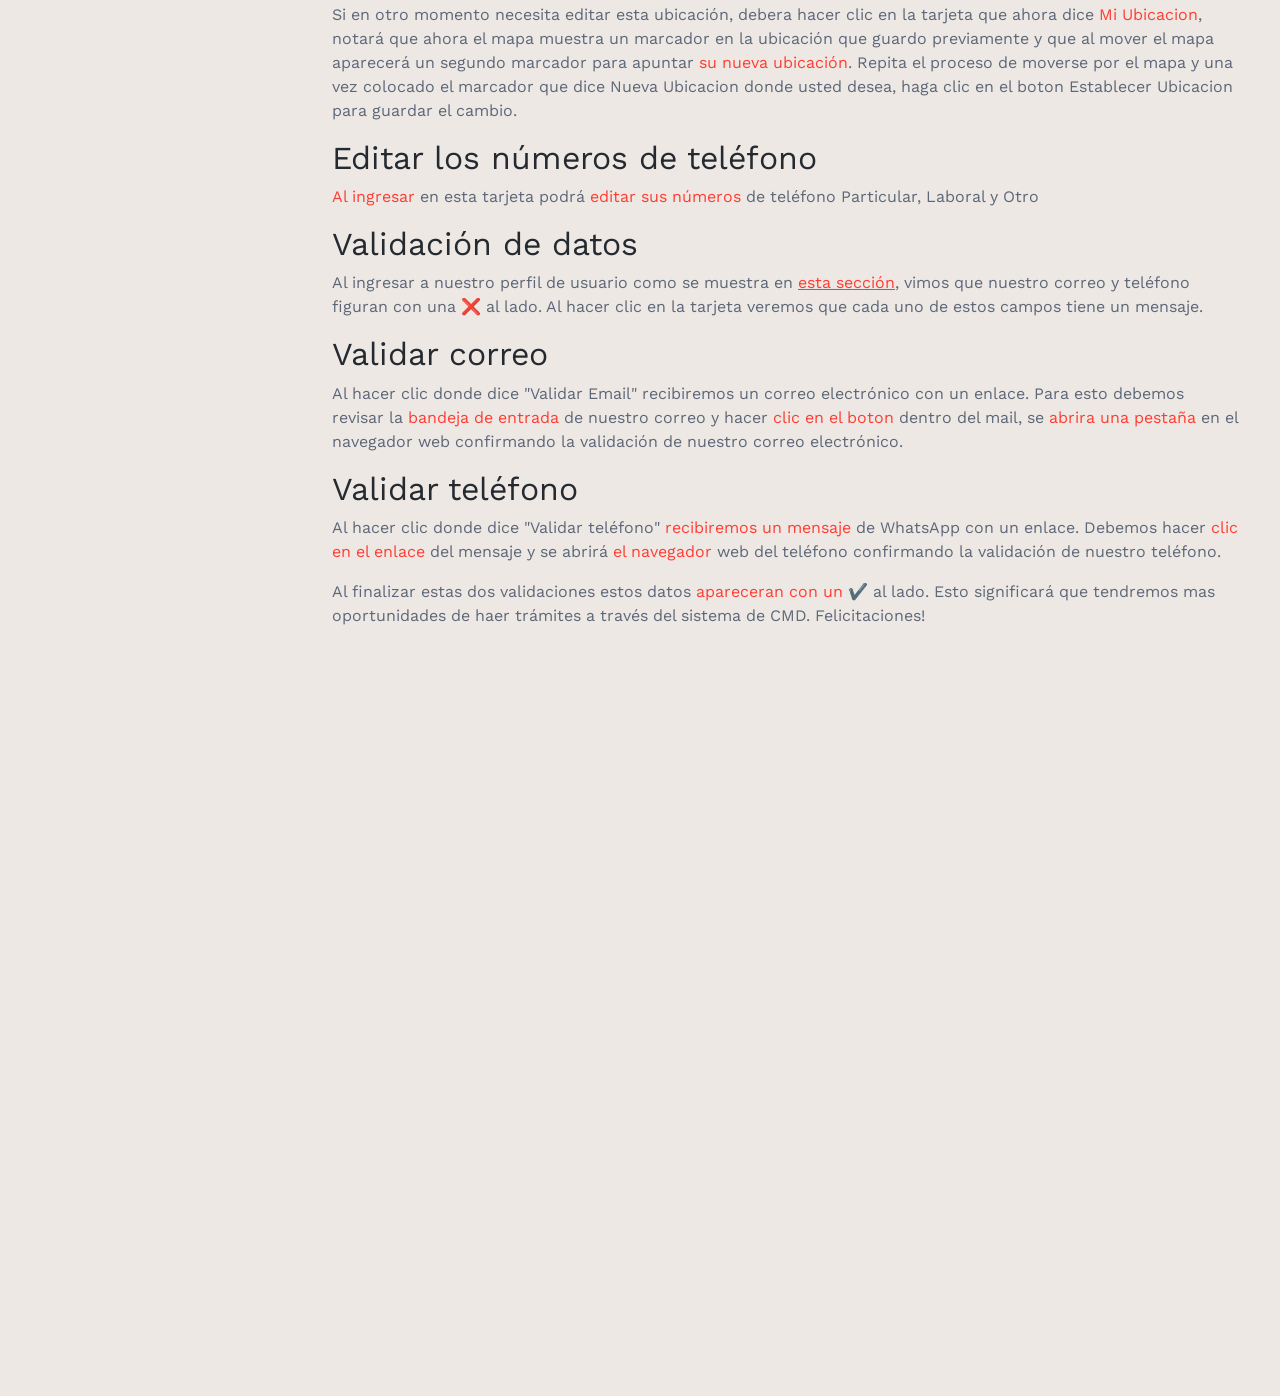
<file: vistas/perfil_usuario/tema7.html>
<!DOCTYPE html>
<html lang="es"> 
<head>
    <title>Documentación - Ciudadania Misionera Digital</title>
    
    <!-- Meta -->
    <meta charset="utf-8">
    <meta http-equiv="X-UA-Compatible" content="IE=edge">
    <meta name="viewport" content="width=device-width, initial-scale=1.0">
    
    <meta name="description" content="Documentación - Ciudadania Misionera Digital">
    <meta name="author" content="Ciudadania Misionera Digital">    
    <link rel="shortcut icon" href="/favicon.svg"> 
	<link rel="stylesheet" href="/assets/css/cdm.css">
    <script src="/cdm.js"></script>
    <script src="https://code.jquery.com/jquery-3.5.1.min.js"></script>
    

    <!-- Theme CSS -->  
    <link id="theme-style" rel="stylesheet" href="/assets/css/theme.css">
	<link id="theme-style" rel="stylesheet" href="/assets/css/customTheme.css">
    <link rel="stylesheet" href="/assets/plugins/simplelightbox/simple-lightbox.min.css">

</head> 

<body class="docs-page">    
    <header class="header fixed-top">	    
        <div class="branding docs-branding">
            <div class="container-fluid position-relative py-2">
                <div class="docs-logo-wrapper">
					<button id="docs-sidebar-toggler" class="docs-sidebar-toggler docs-sidebar-visible me-2 d-xl-none" type="button">
	                    <span></span>
	                    <span></span>
	                    <span></span>
	                </button>
	                <div class="site-logo"><a class="navbar-brand" href="../../index.html"><img style="position: absolute; top: 15px; max-height: 25px;" src="/assets/images/logoMD.png" alt="logo"></a></div>    
                </div><!--//docs-logo-wrapper-->
            </div><!--//container-->
        </div><!--//branding-->
    </header><!--//header-->
    
    
    <div class="docs-wrapper">
	    <div id="docs-sidebar" class="docs-sidebar" style="background-color: rgb(237, 232, 228);">
		    
		    <nav id="docs-nav" class="docs-nav navbar">
			    <ul class="section-items list-unstyled nav flex-column pb-3">
					<button type="button" class="collapsible"><a class="nav-link scrollto cdm-enlace" href="/vistas/crear_cuenta/tema1.html#00">Crear cuenta en CMD</a></button>
					<div class="contenidoSeccion">
              <li class="nav-item"><a class="nav-link cdm-enlace" href="/vistas/crear_cuenta/tema1.html#00a">Inicio de Sesión</a></li>
				    	<li class="nav-item"><a class="nav-link cdm-enlace" href="/vistas/crear_cuenta/tema1.html#01a">Datos Personales</a></li>
				    	<li class="nav-item"><a class="nav-link cdm-enlace" href="/vistas/crear_cuenta/tema1.html#02a">Datos de Contacto</a></li>
						  <li class="nav-item"><a class="nav-link cdm-enlace" href="/vistas/crear_cuenta/tema1.html#03a">Terminos y Condiciones</a></li>
					</div>
					<button type="button" class="collapsible"><a class="nav-link scrollto cdm-enlace" href="/vistas/ingresar_cdm/tema5.html#00">Ingresar a CMD</a></button>
				    <div class="contenidoSeccion">
						<li class="nav-item"><a class="nav-link cdm-enlace" href="/vistas/ingresar_cdm/tema5.html#00b">Datos de Inicio de Sesión</a></li>
						<li class="nav-item"><a class="nav-link cdm-enlace" href="/vistas/ingresar_cdm/tema6.html#00b">Reestablecer contraseña</a></li>
					</div>
					<button type="button" class="collapsible"><a class="nav-link scrollto cdm-enlace" href="/vistas/perfil_usuario/tema7.html#00">Perfil de Usuario</a></button>
					<div class="contenidoSeccion" style="display: block;">
						<li class="nav-item" id="#01"><a class="nav-link cdm-enlace" href="#01">Ingresar al Perfil de Usuario</a></li>
						<li class="nav-item" id="#02"><a class="nav-link cdm-enlace" href="#02">Editar Datos Inicio Sesión</a></li>
						<li class="nav-item" id="#03"><a class="nav-link cdm-enlace" href="#03">Editar Datos Personales</a></li>
						<li class="nav-item" id="#04"><a class="nav-link cdm-enlace" href="#04">Editar Direcciones</a></li>
						<li class="nav-item" id="#05"><a class="nav-link cdm-enlace" href="#05">Editar Ubicación GPS</a></li>
						<li class="nav-item" id="#06"><a class="nav-link cdm-enlace" href="#06">Editar Números de Teléfono</a></li>
						<li class="nav-item" id="#07"><a class="nav-link cdm-enlace" href="#07">Validación de datos</a></li>
					</div>
					<button type="button" class="collapsible"><a class="nav-link scrollto cdm-enlace" href="/vistas/rec_facial/tema9.html">Reconocimiento facial</a></button>
					<div class="contenidoSeccion">
						<li class="nav-item"><a class="nav-link cdm-enlace" href="/vistas/rec_facial/tema9.html#00c">Recomendaciones</a></li>
					</div>
                    <button type="button" class="collapsible"><a class="nav-link scrollto cdm-enlace" href="/vistas/rec_facial/tema10.html">Reclamos</a></button>
					<div class="contenidoSeccion">
						<!-- <li class="nav-item"><a class="nav-link cdm-enlace" href="/vistas/reclamos/luminarias/tema10.html#00d">Luminarias</a></li> -->
                        <li class="nav-item"><a class="nav-link cdm-enlace" href="/vistas/reclamos/luminarias/tema10.html#01d">Enviar una foto</a></li>
                        <li class="nav-item"><a class="nav-link cdm-enlace" href="/vistas/reclamos/luminarias/tema10.html#02d">Enviar ubicación GPS</a></li>
					</div>
			    </ul>

		    </nav><!--//docs-nav-->
	    </div><!--//docs-sidebar-->
	    <div class="docs-content">
		    <div class="container">
			    <div class="cdm-col cdm-colContenido">
            <div class="cdm-articulo" id="articulo">
              <div id="00" class="cdm-aterriza-link"></div>
              <h1 class="cdm-titulo">Perfil de Usuario</h2>
              <p>En esta página del sistema de Ciudadania Misionera Digital (CMD), usted podrá ver y actualizar toda su información personal, laboral y otra. También desde esta sección usted
                  deberá validar su teléfono y su correo electrónico.
              </p>
              <p>
                  Además veremos:
                  <ul>
                      <li>Datos de Inicio de Sesión</li>
                      <li>Datos personales</li>
                      <li>Foto de Perfil</li>
                      <li>Dirección Particular, Laboral y Otra</li>
                      <li>Ubicación GPS</li>
                      <li>Teléfonos Particular, Laboral y Otro</li>
                  </ul>
              </p>
              <div id="01" class="cdm-aterriza-link"></div>
              <h2 class="cdm-subtitulo" >Como ingresar al perfil de Usuario</h4> 
              <p >
                  Al confirmarse su inicio de sesión en la página, verá <a class="gallery" href="/img/perfil_usuario/img-22.webp">la pantalla principal</a>. En la misma aparece un menu lateral. Debe hacer clic en el
                  circulo que esta cerca del borde inferior marcado por la flecha verde. La flecha roja marca un boton que abre/cierra el menu lateral.
              </p>
              <div id="02" class="cdm-aterriza-link"></div>
              <h2 class="cdm-subtitulo" >Editar los Datos de Inicio de Sesión</h4>
              <p><a class="gallery" href="/img/perfil_usuario/img-23.webp">La primer tarjeta</a> que vera será la que contiene su información de Inicio de Sesión. Son los datos que usa para registrarse en la pagina de CMD</p>
              <p>Notará que los dos datos están precedidos por una ❌. Esto significa que necesitan ser validados.</p>
              <p>Un dato validado significa que es un dato sobre el que se comprobó que usted tiene el control, por eso es muy importante que esos datos existan y usted
                  tenga acceso a ellos.
              </p>
              <p>
                  En caso de necesitar hacer un cambio en estos datos, debe hacer clic en la tarjeta y aparecerá <a class="gallery" href="/img/perfil_usuario/img-24.webp">este formulario</a>. Cada campo puede ser 
                  editado <a class="gallery" href="/img/perfil_usuario/img-26.webp">haciendo clic</a> en el texto del mismo. Notará tambien que hay unos enlaces que son para validar cada uno de los datos.
                  Eso está explicado en <a href="/vistas/perfil_usuario/tema8.html#00">esta sección</a>.
              </p>
              <p>Para salir del formulario puede hacer clic donde dice Cerrar. Si está en una computadora tambien puede salir haciendo clic en cualquier parte oscurecida de la ventana</p>
              
              <div id="03" class="cdm-aterriza-link"></div>
              <h2 class="cdm-subtitulo" >Editar los Datos Personales</h4>
              <p>
                  En esta sección tendra dos tarjetas. <a class="gallery" href="/img/perfil_usuario/img-27a.webp">En la primera</a> podrá cambiar los siguientes datos: <i>Nombre, Apellido, Tipo de documento, Número de documento,
                      Nacionalidad, Fecha de Nacimiento, Sexo</i>
              </p>
              <p>Cada campo <a class="gallery" href="/img/perfil_usuario/img-27b.webp">puede ser editado</a> haciendo clic en el texto del mismo.</p>
              <p>En la <a class="gallery" href="/img/perfil_usuario/img-27c.webp">segunda tarjeta</a> podrá elegir una imagen para su foto de perfil, al hacer clic en la tarjeta su computadora le presentará una ventana donde deberá
                  buscar entre sus archivos para elegir la foto que desee cargar. Luego de navegar por las carpetas y encontrar el archivo de imagen, debe hacer <a class="gallery" href="/img/perfil_usuario/img-28.webp">clic en el botón
                    Abrir</a>.
              </p>
              <div id="04" class="cdm-aterriza-link"></div>
              <h2 class="cdm-subtitulo">Editar las Direcciones</h4>
              <p>Aqui podrá actualizar sus direcciones Particular, Laboral y Otra. Cada una estará en <a class="gallery" href="/img/perfil_usuario/img-29.webp">su propia tarjeta</a> que podrá cliquear para editar, y cada campo puede ser
                  editado haciendo clic en el texto del mismo. Adicionalmente puede ingresar su ubicación GPS</p>
              
              <div id="05" class="cdm-aterriza-link"></div>
              <h2 class="cdm-subtitulo">Editar la Ubicacion GPS</h2>
              <p>Al configurar su ubicación GPS podremos brindarle una mejor experiencia usando CMD, para esto debe hacer clic en el cuadro que dice <a class="gallery" href="/img/perfil_usuario/img-29b.webp">
                Agregar Ubicación</a>. Alli <a class="gallery" href="/img/perfil_usuario/img-29c.webp">aparecerá un mapa</a> para que ubique donde esta su domicilio real.</p>
              <p>El marcador que dice Nueva Ubicacion siempre va a quedar en medio de la pantalla, lo que usted puede mover para ubicar su domicilio es el mapa. Para moverlo
                  debe hacer clic con el mouse en alguna parte del mapa y mantener apretado mientras lo mueve. Si necesita alejar o acercar la vista del mapa puede usar la rueda del mouse
                  o las teclas + y - de su teclado. Si esta viendo el mapa desde su teléfono va a tener que usar el <a class="gallery" href="/assets/pinchOut.webp">gesto de "pellizcar"</a> para poder acercar 
                  o <a class="gallery" href="/assets/pinchIn.webp">alejar </a> la vista. Para moverse debera <a class="gallery" href="/assets/twoFingerMove.webp">usar dos dedos</a> sobre la pantalla.
              </p>
              <p>Una vez que logró colocar el marcador del mapa sobre su ubicación real, debe apretar el botón que dice Establecer Ubicación.</p>
              <p>Si en otro momento necesita editar esta ubicación, debera hacer clic en la tarjeta que ahora dice <a class="gallery" href="/img/perfil_usuario/img-29d.webp">Mi Ubicacion</a>, notará que ahora el mapa muestra un marcador
                  en la ubicación que guardo previamente y que al mover el mapa aparecerá un segundo marcador para apuntar <a class="gallery" href="/img/perfil_usuario/img-29e.webp">su nueva ubicación</a>. Repita el proceso de moverse por
                  el mapa y una vez colocado el marcador que dice Nueva Ubicacion donde usted desea, haga clic en el boton Establecer Ubicacion para guardar el cambio.
              </p>
              <div id="06" class="cdm-aterriza-link"></div>
              <h2 class="cdm-subtitulo">Editar los números de teléfono</h2>
              <p><a class="gallery" href="/img/perfil_usuario/img-32.webp">Al ingresar</a> en esta tarjeta podrá <a class="gallery" href="/img/perfil_usuario/img-33.webp">editar sus números</a> de teléfono Particular, Laboral y Otro</p>
              
              <div id="07" class="cdm-aterriza-link"></div>
                <h2 class="cdm-subtitulo">Validación de datos</h2>
                <p>Al ingresar a nuestro perfil de usuario como se muestra en <a href="/vistas/perfil_usuario/tema7.html#01">esta sección</a>, vimos que nuestro correo y teléfono figuran con
                   una ❌ al lado. Al hacer clic en la tarjeta veremos que cada uno de estos campos tiene un mensaje.</p>
                <h2 class="cdm-subtitulo">Validar correo</h4>
                <p>Al hacer clic donde dice "Validar Email" recibiremos un correo electrónico con un enlace. Para esto debemos revisar la <a class="gallery" href="/img/perfil_usuario/img-34.webp">bandeja de entrada</a> de nuestro correo
                     y hacer <a class="gallery" href="/img/perfil_usuario/img-35.webp">clic en el boton</a> dentro del mail, se <a class="gallery" href="/img/perfil_usuario/img-36.webp">abrira una pestaña </a> en el navegador web confirmando la 
                    validación de nuestro correo electrónico.
                </p>
                <h2 class="cdm-subtitulo">Validar teléfono</h4>
                <p>Al hacer clic donde dice "Validar teléfono" <a class="gallery" href="/img/perfil_usuario/img-37.webp">recibiremos un mensaje</a> de WhatsApp con un enlace. Debemos hacer <a class="gallery" href="/img/perfil_usuario/img-38.webp">
                    clic en el enlace</a> del mensaje y se abrirá <a class="gallery" href="/img/perfil_usuario/img-39.webp">el navegador</a> web del teléfono confirmando la validación de nuestro teléfono.
                </p>
                <p>
                    Al finalizar estas dos validaciones estos datos <a class="gallery" href="/img/perfil_usuario/img-40.webp">apareceran con un ✔️</a> al lado. Esto significará que tendremos mas oportunidades de haer trámites a través del
                    sistema de CMD. Felicitaciones!
                </p>






          </div>
				</div>

			    <footer class="footer">
				    <div class="container text-center py-5">
				        <ul class="social-list list-unstyled pt-4 mb-0">
				        </ul><!--//social-list-->
				    </div>
			    </footer>
		    </div> 
	    </div>
    </div><!--//docs-wrapper-->
   
       
    <!-- Javascript -->          
    
           
    <!-- Javascript -->          
    <script src="/assets/plugins/popper.min.js"></script>
    
    
    <!-- Page Specific JS -->
    <script src="/assets/plugins/smoothscroll.min.js"></script>   
    <script src="/assets/plugins/gumshoe/gumshoe.polyfills.min.js"></script>
    <script src="/assets/plugins/simplelightbox/simple-lightbox.min.js"></script> 
    <script src="/assets/js/docs.js"></script>
    <script src="/assets/js/utils.js"></script>

</body>
</html>
</file>
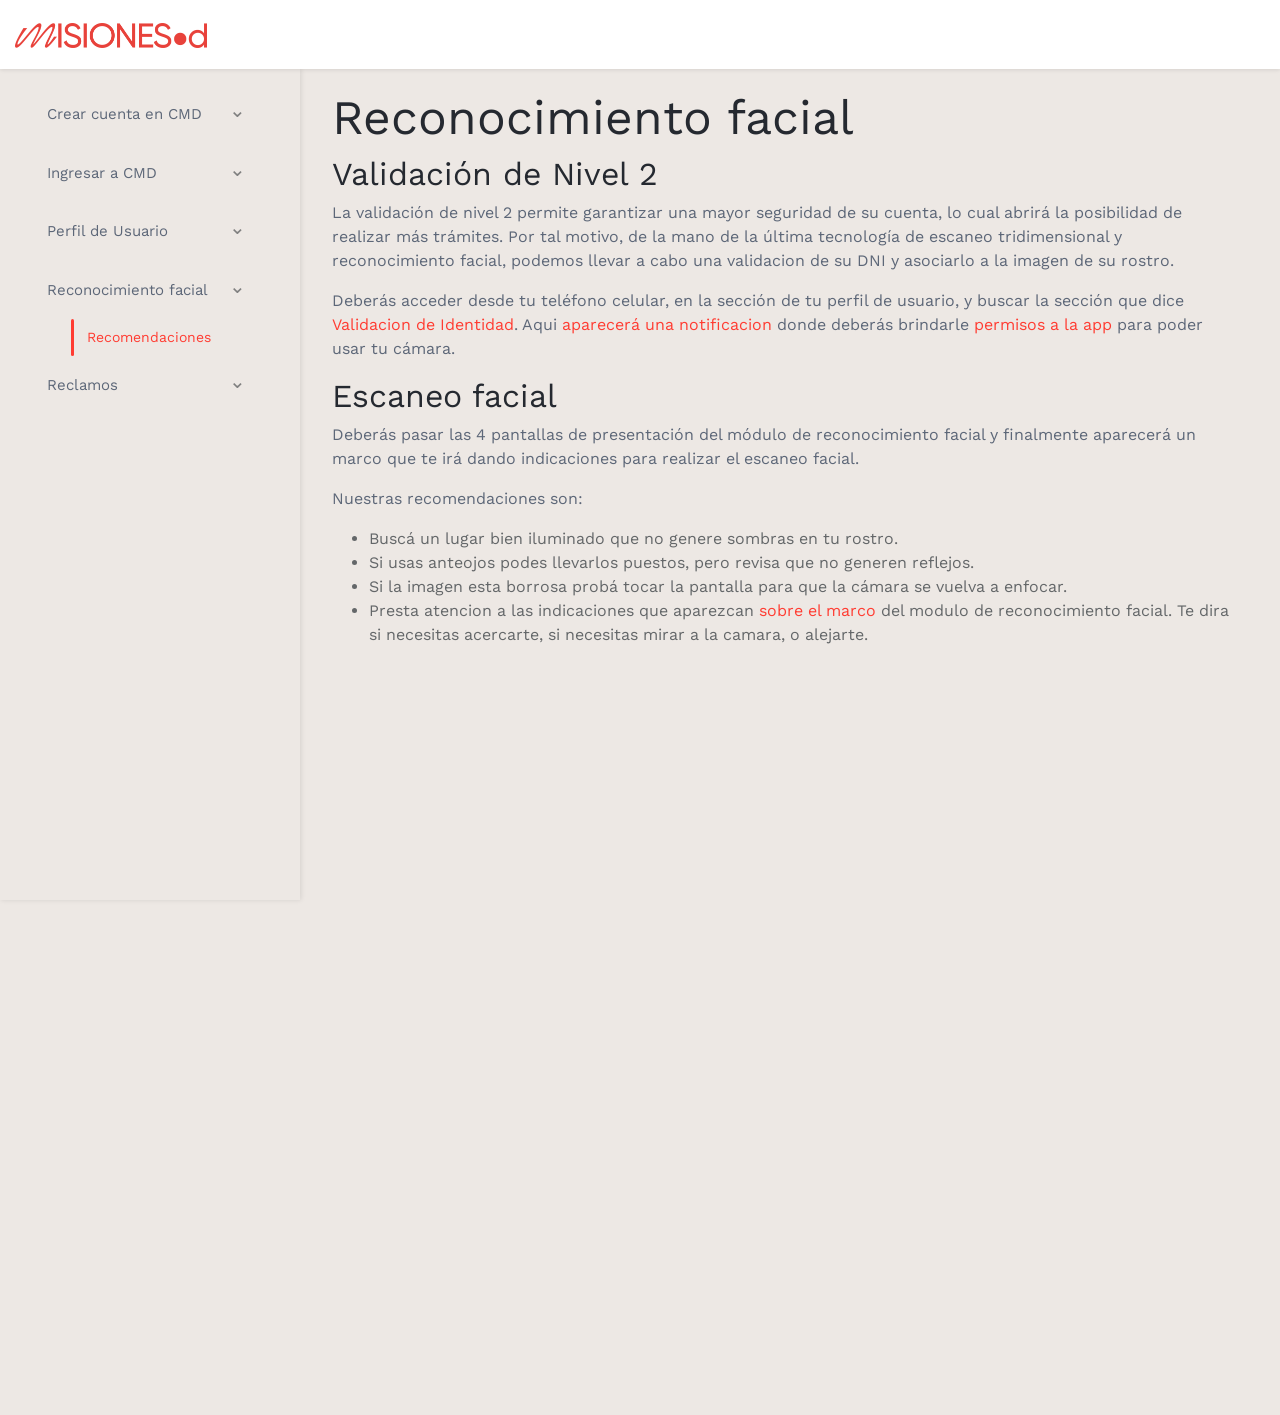
<file: vistas/rec_facial/tema9.html>
<!DOCTYPE html>
<html lang="es"> 
<head>
    <title>Documentación - Ciudadania Misionera Digital</title>
    
    <!-- Meta -->
    <meta charset="utf-8">
    <meta http-equiv="X-UA-Compatible" content="IE=edge">
    <meta name="viewport" content="width=device-width, initial-scale=1.0">
    
    <meta name="description" content="Documentación - Ciudadania Misionera Digital">
    <meta name="author" content="Ciudadania Misionera Digital">    
    <link rel="shortcut icon" href="/favicon.svg"> 
	<link rel="stylesheet" href="/assets/css/cdm.css">
    <script src="/cdm.js"></script>
    <script src="https://code.jquery.com/jquery-3.5.1.min.js"></script>
        
    
    <!-- Theme CSS -->  
    <link id="theme-style" rel="stylesheet" href="/assets/css/theme.css">
	<link id="theme-style" rel="stylesheet" href="/assets/css/customTheme.css">
	<link rel="stylesheet" href="/assets/plugins/simplelightbox/simple-lightbox.min.css">

</head> 

<body class="docs-page">    
    <header class="header fixed-top">	    
        <div class="branding docs-branding">
            <div class="container-fluid position-relative py-2">
                <div class="docs-logo-wrapper">
					<button id="docs-sidebar-toggler" class="docs-sidebar-toggler docs-sidebar-visible me-2 d-xl-none" type="button">
	                    <span></span>
	                    <span></span>
	                    <span></span>
	                </button>
	                <div class="site-logo"><a class="navbar-brand" href="../../index.html"><img style="position: absolute; top: 15px; max-height: 25px;" src="/assets/images/logoMD.png" alt="logo"></a></div>    
                </div><!--//docs-logo-wrapper-->
            </div><!--//container-->
        </div><!--//branding-->
    </header><!--//header-->
    
    
    <div class="docs-wrapper">
	    <div id="docs-sidebar" class="docs-sidebar" style="background-color: rgb(237, 232, 228);">
		    <div class="top-search-box d-lg-none p-3">
                <form class="search-form">
		             
		            <button type="submit" class="btn search-btn" value="Search"><i class="fas fa-search"></i></button>
		        </form>
            </div>
		    <nav id="docs-nav" class="docs-nav navbar">
			    <ul class="section-items list-unstyled nav flex-column pb-3">
					<button type="button" class="collapsible"><a class="nav-link scrollto cdm-enlace" href="/vistas/crear_cuenta/tema1.html#00">Crear cuenta en CMD</a></button>
					<div class="contenidoSeccion">
						<li class="nav-item"><a class="nav-link cdm-enlace" href="/vistas/crear_cuenta/tema1.html#01a">Inicio de Sesión</a></li>
				    	<li class="nav-item"><a class="nav-link cdm-enlace" href="/vistas/crear_cuenta/tema1.html#02a">Datos Personales</a></li>
				    	<li class="nav-item"><a class="nav-link cdm-enlace" href="/vistas/crear_cuenta/tema1.html#03a">Datos de Contacto</a></li>
						<li class="nav-item"><a class="nav-link cdm-enlace" href="/vistas/crear_cuenta/tema1.html#04a">Terminos y Condiciones</a></li>
					</div>
					<button type="button" class="collapsible"><a class="nav-link scrollto cdm-enlace" href="/vistas/ingresar_cdm/tema5.html#00">Ingresar a CMD</a></button>
				    <div class="contenidoSeccion">
						<li class="nav-item"><a class="nav-link cdm-enlace" href="/vistas/ingresar_cdm/tema5.html#00b">Datos de Inicio de Sesión</a></li>
						<li class="nav-item"><a class="nav-link cdm-enlace" href="/vistas/ingresar_cdm/tema5.html#01b">Reestablecer contraseña por telefono</a></li>
                        <li class="nav-item"><a class="nav-link cdm-enlace" href="/vistas/ingresar_cdm/tema5.html#02b">Reestablecer contraseña por correo</a></li>
					</div>
					<button type="button" class="collapsible"><a class="nav-link scrollto cdm-enlace" href="/vistas/perfil_usuario/tema7.html#00">Perfil de Usuario</a></button>
					<div class="contenidoSeccion">
						<li class="nav-item"><a class="nav-link cdm-enlace" href="/vistas/perfil_usuario/tema7.html#01">Ingresar al Perfil de Usuario</a></li>
						<li class="nav-item"><a class="nav-link cdm-enlace" href="/vistas/perfil_usuario/tema7.html#02">Editar Datos Inicio Sesión</a></li>
						<li class="nav-item"><a class="nav-link cdm-enlace" href="/vistas/perfil_usuario/tema7.html#03">Editar Datos Personales</a></li>
						<li class="nav-item"><a class="nav-link cdm-enlace" href="/vistas/perfil_usuario/tema7.html#04">Editar Direcciones</a></li>
						<li class="nav-item"><a class="nav-link cdm-enlace" href="/vistas/perfil_usuario/tema7.html#05">Editar Ubicación GPS</a></li>
						<li class="nav-item"><a class="nav-link cdm-enlace" href="/vistas/perfil_usuario/tema7.html#06">Editar Números de Teléfono</a></li>
						<li class="nav-item"><a class="nav-link cdm-enlace" href="/vistas/perfil_usuario/tema7.html#07">Validación de datos</a></li>
					</div>
					<button type="button" class="collapsible"><a class="nav-link scrollto cdm-enlace" href="/vistas/rec_facial/tema9.html">Reconocimiento facial</a></button>
					<div class="contenidoSeccion" style="display: block;">
						<li class="nav-item" id="#00c"><a class="nav-link cdm-enlace" href="#00c">Recomendaciones</a></li>
					</div>
					<button type="button" class="collapsible"><a class="nav-link scrollto cdm-enlace" href="/vistas/rec_facial/tema10.html">Reclamos</a></button>
					<div class="contenidoSeccion">
                        <!-- <li class="nav-item"><a class="nav-link cdm-enlace" href="/vistas/reclamos/luminarias/tema10.html#00d">Luminarias</a></li> -->
                        <li class="nav-item"><a class="nav-link cdm-enlace" href="/vistas/reclamos/luminarias/tema10.html#01d">Enviar una foto</a></li>
                        <li class="nav-item"><a class="nav-link cdm-enlace" href="/vistas/reclamos/luminarias/tema10.html#02d">Enviar ubicación GPS</a></li>
					</div>
			    </ul>

		    </nav><!--//docs-nav-->
	    </div><!--//docs-sidebar-->
	    <div class="docs-content">
		    <div class="container">
			    <div class="cdm-col cdm-colContenido">
                    <div class="cdm-articulo" id="articulo">
                        <h1 class="cdm-titulo">Reconocimiento facial</h2>
                        <div id="00c" class="cdm-aterriza-link"></div>
                        <h2 class="cdm-subtitulo">Validación de Nivel 2</h2>
                        <p>La validación de nivel 2 permite garantizar una mayor seguridad de su cuenta, lo cual abrirá la posibilidad de realizar más trámites. Por tal motivo, de la mano de la última tecnología
                             de escaneo tridimensional y reconocimiento facial, podemos llevar a cabo una validacion de su DNI y asociarlo a la imagen de su rostro. </p>
                        <p>Deberás acceder desde tu teléfono celular, en la sección de tu perfil de usuario, y buscar la sección que dice <a class="gallery" href="/img/rec_facial/img-41.webp">Validacion de Identidad</a>. Aqui <a class="gallery" href="/img/rec_facial/img-42.webp">aparecerá una notificacion</a> donde deberás brindarle 
                            <a class="gallery" href="/img/rec_facial/img-43.webp">permisos a la app</a> para poder usar tu cámara.</p>

                        <h2 class="cdm-subtitulo">Escaneo facial</h2>
                        <p>Deberás pasar las 4 pantallas de presentación del módulo de reconocimiento facial y finalmente aparecerá un marco que te irá dando indicaciones para realizar el escaneo facial.</p>
                        <p>Nuestras recomendaciones son:</p>
                        <ul>
                            <li>Buscá un lugar bien iluminado que no genere sombras en tu rostro.</li>
                            <li>Si usas anteojos podes llevarlos puestos, pero revisa que no generen reflejos.</li>
                            <li>Si la imagen esta borrosa probá tocar la pantalla para que la cámara se vuelva a enfocar.</li>
                            <li>Presta atencion a las indicaciones que aparezcan <a class="gallery" href="/img/rec_facial/img-44.webp">sobre el marco</a> del modulo de reconocimiento facial. Te dira si necesitas acercarte, si necesitas mirar a la camara, o alejarte.</li>

                        </ul>
                       
                    </div>
				</div>

			    <footer class="footer">
				    <div class="container text-center py-5">
				        <ul class="social-list list-unstyled pt-4 mb-0">
				        </ul><!--//social-list-->
				    </div>
			    </footer>
		    </div> 
	    </div>
    </div><!--//docs-wrapper-->
   
           
    <!-- Javascript -->          
    <script src="/assets/plugins/popper.min.js"></script>
    
    
    <!-- Page Specific JS -->
    <script src="/assets/plugins/smoothscroll.min.js"></script>   
    <script src="/assets/plugins/gumshoe/gumshoe.polyfills.min.js"></script>
	<script src="/assets/plugins/simplelightbox/simple-lightbox.min.js"></script> 
    <script src="/assets/js/docs.js"></script>
    <script src="/assets/js/utils.js"></script>

</body>
</html>
</file>
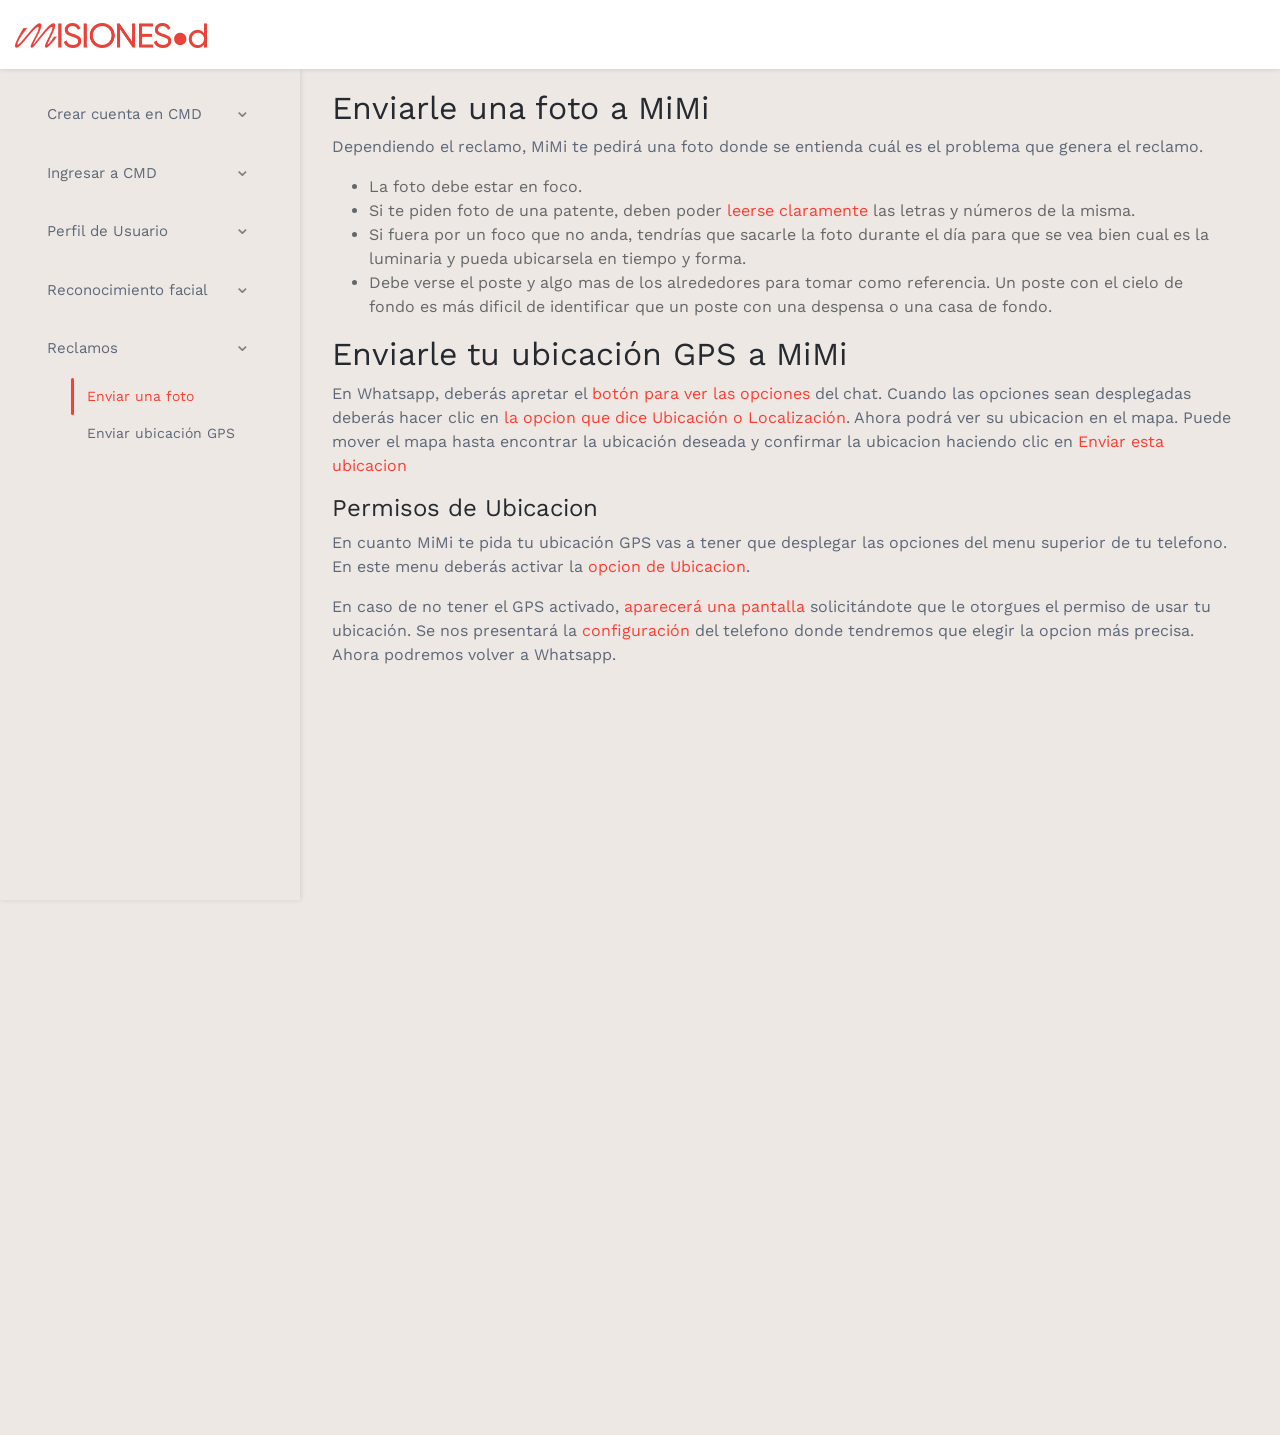
<file: vistas/reclamos/luminarias/tema10.html>
<!DOCTYPE html>
<html lang="es"> 
<head>
    <title>Documentación - Ciudadania Misionera Digital</title>
    
    <!-- Meta -->
    <meta charset="utf-8">
    <meta http-equiv="X-UA-Compatible" content="IE=edge">
    <meta name="viewport" content="width=device-width, initial-scale=1.0">
    
    <meta name="description" content="Documentación - Ciudadania Misionera Digital">
    <meta name="author" content="Ciudadania Misionera Digital">    
    <link rel="shortcut icon" href="/favicon.svg"> 
	<link rel="stylesheet" href="/assets/css/cdm.css">
    <script src="/cdm.js"></script>
    <script src="https://code.jquery.com/jquery-3.5.1.min.js"></script>
    

    <!-- Theme CSS -->  
    <link id="theme-style" rel="stylesheet" href="/assets/css/theme.css">
	<link id="theme-style" rel="stylesheet" href="/assets/css/customTheme.css">
    <link rel="stylesheet" href="/assets/plugins/simplelightbox/simple-lightbox.min.css">

</head> 

<body class="docs-page">    
    <header class="header fixed-top">	    
        <div class="branding docs-branding">
            <div class="container-fluid position-relative py-2">
                <div class="docs-logo-wrapper">
					<button id="docs-sidebar-toggler" class="docs-sidebar-toggler docs-sidebar-visible me-2 d-xl-none" type="button">
	                    <span></span>
	                    <span></span>
	                    <span></span>
	                </button>
	                <div class="site-logo"><a class="navbar-brand" href="../../../index.html"><img style="position: absolute; top: 15px; max-height: 25px;" src="/assets/images/logoMD.png" alt="logo"></a></div>    
                </div><!--//docs-logo-wrapper-->
            </div><!--//container-->
        </div><!--//branding-->
    </header><!--//header-->
    
    
    <div class="docs-wrapper">
	    <div id="docs-sidebar" class="docs-sidebar" style="background-color: rgb(237, 232, 228);">
		    
		    <nav id="docs-nav" class="docs-nav navbar">
			    <ul class="section-items list-unstyled nav flex-column pb-3">
					<button type="button" class="collapsible"><a class="nav-link scrollto cdm-enlace" href="/vistas/crear_cuenta/tema1.html#00">Crear cuenta en CMD</a></button>
					<div class="contenidoSeccion">
              <li class="nav-item"><a class="nav-link cdm-enlace" href="/vistas/crear_cuenta/tema1.html#00a">Inicio de Sesión</a></li>
				    	<li class="nav-item"><a class="nav-link cdm-enlace" href="/vistas/crear_cuenta/tema1.html#01a">Datos Personales</a></li>
				    	<li class="nav-item"><a class="nav-link cdm-enlace" href="/vistas/crear_cuenta/tema1.html#02a">Datos de Contacto</a></li>
						  <li class="nav-item"><a class="nav-link cdm-enlace" href="/vistas/crear_cuenta/tema1.html#03a">Terminos y Condiciones</a></li>
					</div>
					<button type="button" class="collapsible"><a class="nav-link scrollto cdm-enlace" href="/vistas/ingresar_cdm/tema5.html#00">Ingresar a CMD</a></button>
				    <div class="contenidoSeccion">
						<li class="nav-item"><a class="nav-link cdm-enlace" href="/vistas/ingresar_cdm/tema5.html#00b">Datos de Inicio de Sesión</a></li>
						<li class="nav-item"><a class="nav-link cdm-enlace" href="/vistas/ingresar_cdm/tema6.html#00b">Reestablecer contraseña</a></li>
					</div>
					<button type="button" class="collapsible"><a class="nav-link scrollto cdm-enlace" href="/vistas/perfil_usuario/tema7.html#00">Perfil de Usuario</a></button>
					<div class="contenidoSeccion">
						<li class="nav-item" id="#01"><a class="nav-link cdm-enlace" href="#01">Ingresar al Perfil de Usuario</a></li>
						<li class="nav-item" id="#02"><a class="nav-link cdm-enlace" href="#02">Editar Datos Inicio Sesión</a></li>
						<li class="nav-item" id="#03"><a class="nav-link cdm-enlace" href="#03">Editar Datos Personales</a></li>
						<li class="nav-item" id="#04"><a class="nav-link cdm-enlace" href="#04">Editar Direcciones</a></li>
						<li class="nav-item" id="#05"><a class="nav-link cdm-enlace" href="#05">Editar Ubicación GPS</a></li>
						<li class="nav-item" id="#06"><a class="nav-link cdm-enlace" href="#06">Editar Números de Teléfono</a></li>
						<li class="nav-item" id="#07"><a class="nav-link cdm-enlace" href="#07">Validación de datos</a></li>
					</div>
					<button type="button" class="collapsible"><a class="nav-link scrollto cdm-enlace" href="/vistas/rec_facial/tema9.html">Reconocimiento facial</a></button>
					<div class="contenidoSeccion">
						<li class="nav-item"><a class="nav-link cdm-enlace" href="/vistas/rec_facial/tema9.html#00c">Recomendaciones</a></li>
					</div>
                    <button type="button" class="collapsible"><a class="nav-link scrollto cdm-enlace" href="/vistas/rec_facial/tema10.html">Reclamos</a></button>
					<div class="contenidoSeccion" style="display: block;">
						<!-- <li class="nav-item"><a class="nav-link cdm-enlace" href="/vistas/reclamos/luminarias/tema10.html#00d">Luminarias</a></li> -->
                        <li class="nav-item"><a class="nav-link cdm-enlace" href="/vistas/reclamos/luminarias/tema10.html#01d">Enviar una foto</a></li>
                        <li class="nav-item"><a class="nav-link cdm-enlace" href="/vistas/reclamos/luminarias/tema10.html#02d">Enviar ubicación GPS</a></li>
					</div>
			    </ul>

		    </nav><!--//docs-nav-->
	    </div><!--//docs-sidebar-->
	    <div class="docs-content">
		    <div class="container">
			    <div class="cdm-col cdm-colContenido">
            <div class="cdm-articulo" id="articulo">
              <div id="00d" class="cdm-aterriza-link"></div>
              <!-- <h1 class="cdm-titulo">Luminarias</h1>
              <p>Es esta sección le guiaremos para hacer un reclamo hablando de forma apropiada con MiMi.</p>
              <div class="cdm-aterriza-link"></div>
              <h2 class="cdm-subtitulo" >Iniciar la charla con MiMi</h4>
                <p>Solo podrás crear un reclamo por medio de MiMi si tenes una cuenta en CMD. <a href="/vistas/crear_cuenta/tema1.html">Aqui te guiamos</a> para que puedas crear una.</p>
                <p>Si aun no tenes a MiMi entre tus contactos, podés agendar el siguiente número: +5493751340808 o desde la web, haciendo clic en el siguiente botón</p>
                <div style="text-align: center;">
                    <a target="_blank" href="https://api.whatsapp.com/send/?phone=5493751340808&text&type=phone_number&app_absent=0">
                        <button class="btnClicAca">Habla con MiMi</button>
                    </a>
                </div>
                <p></p>
                <div class="cdm-aterriza-link"></div>
                <h2 class="cdm-subtitulo" >Hola MiMi!</h2>
                <p>Podés iniciar una charla con MiMi saludándola con un "Hola!" Te saludará con tu nombre y te presentará unas opciones para que inicies tu trámite/reclamo como 
                    <a class="gallery" href="/img/reclamos/luminarias/tema10-img01.webp">podés ver acá.</a></p>
                <p>Si las opciones son letras, podés escribirlas en minúsculas o mayúsculas. En este caso <a class="gallery" href="/img/reclamos/luminarias/tema10-img02.webp">responderemos con una "a" </a> para indicarle que 
                    queremos realizar un reclamo. Nos presentará nuevas opciones si las hay. En este caso solo hay una y la confirmaremos <a class="gallery" href="/img/reclamos/luminarias/tema10-img03.webp">escribiendo "a" nuevamente</a>.
                    En esta oportunidad la opcion que elegiremos en la del Alumbrado público, asi que escribiremos "C".
                </p> 
                <p>En este punto MiMi nos preguntará sobre la razón del reclamo. Puede ser que un poste este por caerse o el foco no este funcionando, o que
                    las ramas de una árbol impidan la iluminación optima de la calle, etc. De forma resumida, vamos a ingresar la <a class="gallery" href="/img/reclamos/luminarias/tema10-img04.webp">razón del reclamo.</a></p>
                <p>                    
                    Ahora MiMi te pedirá la dirección para que los técnicos pueden encontrar el lugar. Es muy importante que puedas pasarle una dirección con <a class="gallery" href="/img/reclamos/luminarias/tema10-img05.webp">nombre de calle y altura</a>. Esta información será complementada con la ubicación GPS que se te solicitará después.
                </p> -->
                <div id="01d" class="cdm-aterriza-link"></div>
                <h3 class="cdm-subtitulo">Enviarle una foto a MiMi</h3>
                <p>
                    Dependiendo el reclamo, MiMi te pedirá una foto donde se entienda cuál es el problema que genera el reclamo. 
                    <ul>
                        <li>
                            La foto debe estar en foco.
                        </li>
                        <li>
                            Si te piden foto de una patente, deben poder <a class="gallery" href="/img/reclamos/patente_bien.webp">leerse claramente</a> las letras y números de la misma.
                        </li>
                        <li>
                            Si fuera por un foco que no anda, tendrías que sacarle la foto durante el día para que se vea bien cual es la luminaria y pueda ubicarsela en tiempo y forma.
                        </li>
                        <li>
                            Debe verse el poste y algo mas de los alrededores para tomar como referencia. Un poste con el cielo de fondo es más dificil de identificar que un poste con una despensa o una casa de fondo.
                        </li>
                    </ul>
                </p>
                <div id="02d" class="cdm-aterriza-link"></div>
                <h3 class="cdm-subtitulo">Enviarle tu ubicación GPS a MiMi</h3>
                <p>En Whatsapp, deberás apretar el <a class="gallery" href="/img/reclamos/luminarias/tema10-img07.webp">botón para ver las opciones</a> del chat. Cuando las opciones sean desplegadas deberás hacer clic en <a class="gallery" href="/img/reclamos/luminarias/tema10-img08.webp">la opcion que dice Ubicación o Localización</a>. Ahora podrá ver su ubicacion en el mapa. Puede mover el mapa hasta encontrar la ubicación deseada y confirmar la ubicacion haciendo clic en <a class="gallery" href="/img/reclamos/luminarias/tema10-img09a.webp">Enviar esta ubicacion</a></p>
                <h4>Permisos de Ubicacion</h4>
                <p> En cuanto MiMi te pida tu ubicación GPS vas a tener que desplegar las opciones del menu superior de tu telefono. En este menu deberás activar la <a class="gallery" href="/img/reclamos/luminarias/tema10-img06c.webp">opcion de Ubicacion</a>.
                </p>
                <p>
                    En caso de no tener el GPS activado, <a class="gallery" href="/img/reclamos/luminarias/tema10-img09.webp">aparecerá una pantalla</a> solicitándote que le otorgues el permiso de usar tu ubicación. Se nos presentará la <a class="gallery" href="/img/reclamos/luminarias/tema10-img10.webp">configuración</a> del telefono donde tendremos que elegir la opcion más precisa. Ahora podremos volver a Whatsapp.</p>
                    




          </div>
				</div>

			    <footer class="footer">
				    <div class="container text-center py-5">
				        <ul class="social-list list-unstyled pt-4 mb-0">
				        </ul><!--//social-list-->
				    </div>
			    </footer>
		    </div> 
	    </div>
    </div><!--//docs-wrapper-->
   
       
    <!-- Javascript -->          
    
           
    <!-- Javascript -->          
    <script src="/assets/plugins/popper.min.js"></script>
    
    
    <!-- Page Specific JS -->
    <script src="/assets/plugins/smoothscroll.min.js"></script>   
    <script src="/assets/plugins/gumshoe/gumshoe.polyfills.min.js"></script>
    <script src="/assets/plugins/simplelightbox/simple-lightbox.min.js"></script> 
    <script src="/assets/js/docs.js"></script>
    <script src="/assets/js/utils.js"></script>

</body>
</html>
</file>
<file: assets/css/cdm.css>
@import url('https://fonts.googleapis.com/css2?family=Work+Sans');
:root {                                     /* Colores basicos para usar a lo largo del proyecto */
  --azul: #0277bd; /*#3367d6*/
  --celeste: #1fa1ec;
  --azulSecundario: #bad7e5b2;
  --gris: #646769;
  --grisHover: #d3d4d4;
  --fondo: rgb(237, 232, 228);
  --rojoCMD: rgb(255, 60, 50);
}
body {
  font-family: 'Work Sans', sans-serif !important;
  background-color: var(--fondo) !important;
  margin: 0;
  padding: 0;
}
* {
  box-sizing: border-box;                 /* Cada ancho o alto de los elementos incluye el margin y el padding en la medida final */
}
h1, h2, h3, h4, h5, h6{
  font-weight: 200;
}
h2, h3, label{
  padding: 0 0px;                        /* Espaciado a los costados */
}
h4, h5{
  color: var(--gris);
  margin: 10px 0;                         /* Espaciado arriba y abajo */
}
hr{
  margin: 10px;                           /* Divisor tiene una separacion por todos lados */
}
ul{
  margin: 0 5px;
  color: var(--gris);
}

a:hover{
  color: rgb(98, 138, 217) !important;
}
.cdm-button {
  border-radius: 7px;
  margin: 5px;
  padding: 8px 15px;
  color: white;
  background-color: var(--azul);
  border: 0px;
}
.cdm-navbar{
  position: fixed;                          /* posicion fija en la pantalla */
  z-index: 1;                               /* Va a estar arriba de los demas elementos */
  display: block;                           /* El unico elemento en la linea */
  width: 100%;
  background-color: var(--azul);
  padding: 0 20px;
  box-shadow: 0 0 8px var(--gris);          /* sombra leve bajo la barra azul */
  color: white;                           /* color que afecta al texto y los iconos */
}
.cdm-titulo{
  font-size: 3rem;
}

.logoFooter{
  margin-bottom: 20px;
  margin-right: 50px;
  float: right;
  height: 60px;
}

.btnClicAca{
  font: inherit;
  background-color: rgb(255, 60, 50);
  border: none;
  padding: 20px;
  text-transform: uppercase;
  letter-spacing: 2px;
  font-weight: 900;
  color: white;
  font-size: 20px;
  border-radius: 5px;
}

.cdm-subtitulo{
  font-size: 2rem;
}
.cdm-activarMenu, .cdm-cerrarMenuLateral{
  display: none;                            /* el icono de menu no se va a mostrar */
}
.cdm-menuLateral, .cdm-articulo, .cdm-botChat{
  background-color: var(--fondo);
}
.cdm-menuLateral{
  position: fixed;
  overflow-y: scroll;                       /* permite que, aun siendo un div fijo, se pueda hacer scroll vertical*/
  top: 70px;                                /* la position fija comienza 70px alejada del borde superior */
  bottom: 0px;                              /* la position fija comienza pegada al borde inferior */
  padding-bottom: 50px;                     /* espacio en blanco para que al hacer scroll el contenido quede mas arriba */
  max-width: 220px;                         /* se limita el ancho para que no crezca con el texto interior */
  min-width: 220px;
  font-size: 14px;
}
.cdm-seccionMenuLateral{
  padding-left: 10px;
}
.cdm-colContenido{
  margin-right: 10px;
}
.cdm-enlace {
  padding: 0 10px 5px;
  display: block;
  text-decoration: none;                    /* le quita el subrayado a los links */
  color: var(--gris);
  word-wrap: break-word;                    /* si el texto es mas ancho que el div, continua abajo */
}
.cdm-enlace:hover{                          /* al pasar sobre un enlace cambia el color de la letra, el fondo y el peso */
  color: var(--celeste) !important
}
.cdm-aterriza-link {
  position: relative;                       /* hace coincidir a donde aterrizar los links a las secciones con la posicion real del titulo de la seccion */
  top:-90px;
}
.cdm-articulo{
  padding: 20px 20px;
  margin-bottom: 80px;
}
.nav-item:hover{
  background-color: var(--grisHover);
}
.cdm-articulo h2{
  padding: 0;
}

.gallery{
  display: inline !important;
  text-decoration: none;
}


.hiddenimg {
  display: none;
}

.hiddentxt {
  color: var(--rojoCMD);
  z-index:99;
}

.hiddentxt a {
  color: var(--rojoCMD);
  text-decoration: none;
  z-index: 99;
}

.hiddenclick {
  color: var(--rojoCMD);
  text-decoration: none;
  cursor: pointer;
}

.hiddenclick a {
  color: var(--rojoCMD);
  text-decoration: none;
}

.hiddenclick a:visited {
  color: var(--rojoCMD);
  text-decoration: none;
}

.hiddentxt:hover ~ .hiddenimg{
  display: block;
  position: absolute;
  padding-left: 20%;
    z-index: 2
}

.hideme {
  display: none !important;
}

.showme {
  display: block !important;
}

/* .hiddentxt:hover ~ .hiddenimg{
  background-color: rgba(88, 88, 87, 0.378);
  display: block;
  position: fixed;
  top: 70px;
  width: 80%;
  height: 100%;
  padding-left: 10%;
  padding-top: 10%;
  z-index: 2
} */

.hiddenclickimg {
  display: none;

}

.close-btn {
  width: 35px;
  height: 30px;
  display: flex;
  justify-content: center;
  flex-direction: column;
  position: absolute;
  top: 20px;
  right: 20px;
  cursor: pointer;
}

.active{
  color: var(--celeste);
}

.close-btn .bar {
  height: 4px;
  background: #333;
}

.close-btn .bar:nth-child(1) {
  transform: rotate(45deg);
}

.close-btn .bar:nth-child(2) {
  transform: translateY(-4px) rotate(-45deg);
}

.opened {
  display: flex;
}

.opened img {
  animation: animatepopup 1s ease-in-out .8s;
  -webkit-animation: animatepopup .3s ease-in-out forwards;
}

@keyframes animatepopup {

  to {
    opacity: 1;
    transform: translateY(0);
    -webkit-transform: translateY(0);
    -moz-transform: translateY(0);
    -ms-transform: translateY(0);
    -o-transform: translateY(0);
  }

}

@media screen and (max-width: 880px) {

  .grid .grid__img-holder:nth-child(3n+1) {
    margin-left: 16px;
  }

}

.cdm-bot{
  position: fixed;                          /* el icono del bot se encuentra flotando abajo a la derecha en la pantalla */
  bottom: 10px;
  right: 10px;
  transition: all 0.3s;
}
.cdm-botImg:hover{
  box-shadow: none !important;
  transform: scale(1.1) rotate(-5deg);      /* la imagen del bot se inclina un poquito */
}
.cdm-botChat{
  color: black;
  position: fixed;                          /* posicion fija en la pantalla, no importa el scroll. 110px separado de abajo y 12 del lado derecho */
  bottom:110px;
  right:12px;
  width: 200px;
  height: 200px;
  opacity:0;                                /* opacidad en 0 para que solo se vea cuando se hace clic a la imagen del bot */
  padding: 10px;
  pointer-events:none;
  overflow: initial !important;
  transition: all 0.5s;
  border-radius: 7px;
  box-shadow: 0 0 8px var(--gris);
}

#cdm-abrirChat:target{
  opacity:1;
  pointer-events:auto;
}
.cdm-cerrar, .cdm-cerrarMenuLateral{
  position: absolute;
  top: 20px;
  right: 20px;
  color: var(--gris);
  font-size: 15px;
  font-weight: bold;
  cursor: pointer;
}

/* ↓↓↓↓ COLAPSAR ARTICULOS DE AYUDA ↓↓↓↓*/
/* codigo original https://codepen.io/jason-knight/pen/ZEWPPVZ */

.cdm-toggle_collapse {
  display:block;
}
.cdm-collapseAfter{
  margin: 0;
}

.cdm-logoHeader{
  margin: 15px;
  height: 40px;
}


.cdm-titulo-blanco{
  color: var(--fondo);
}


/* ↑↑↑↑↑↑ COLAPSAR ARTICULOS DE AYUDA ↑↑↑↑↑↑*/


/* ESTOS CAMBIOS TOMAN EFECTO CUANDO LA PANTALLA TIENE UN ANCHO MENOR A 600PX */
@media only screen and (max-width: 600px) {
  .cdm-menuLateral{
      display: none;                        /* Desaparece la tabla de contenido */
  }
  #cdm-menuLateral:target{
    z-index: 2;
    width: 100%;
  }
  .logoFooter, .cdm-logoHeader{
    height: 20px;
  }

  .cdm-cerrarMenuLateral, #cdm-menuLateral:target{
    display: block;                         
  }
  .cdm-activarMenu{
    color: white;
    padding: 10px 0;
    font-size: 30px;
    float: right;                         /* Muestra el icono de menu desplegable a la derecha*/
    display: block;                       /* unico elemento de la linea pero no compite coon el .titulo ya que ambos tienen float */
  }
  .cdm-colContenido{
      width: 95%;
      margin-left: 10px;                    /* La columna con el contenido principal ocupa casi todo el ancho al desaparecer la tabla de contenido */
  }
}
</file>
<file: assets/css/customTheme.css>
:root {
  --azulSecundario: #bad7e5b2;
  --gris: #646769;
  --grisHover: #f3f3f3;
  --fondo: rgb(237, 232, 228);
}

.collapsible {
    color: rgb(255, 60, 50);
    background-color: var(--fondo);
    cursor: pointer;
    padding: 10px;
    width: 100%;
    border: none;
    text-align: left;
    outline: none;
    font-size: 15px;
  }

  .collapsible:hover {
    background-color: var(--grisHover);
  }
  
  .contenidoSeccion {
    padding: 0 10px;
    display: none;
    overflow: hidden;
  }

  .collapsible:after {
    vertical-align: middle;
    content: '\002304'; 
    font-size: 20px;
    color: grey;
    float: right;
    margin-left: 5px;
  }

  .activo:after {
    content: "\002303"; 
    vertical-align: middle;
  }
</file>
<file: assets/css/main.css>
@import url("https://fonts.googleapis.com/css2?family=Arimo:wght@400;700&family=Open+Sans&display=swap");
.hero-section .hero-content .scroll-bottom, .feature-section .single-feature .icon, .box-style .icon, .footer .widget-wrapper .footer-widget .socials li a {
  display: -webkit-box;
  display: -ms-flexbox;
  display: flex;
  -webkit-box-pack: center;
      -ms-flex-pack: center;
          justify-content: center;
  -webkit-box-align: center;
      -ms-flex-align: center;
          align-items: center;
}

/*===========================
    01.COMMON css 
===========================*/



@media (min-width: 200px) {
  .animate {
    animation-duration: 0.5s;
    -webkit-animation-duration: 0.5s;
    animation-fill-mode: both;
    -webkit-animation-fill-mode: both;
  }
}

@keyframes slideIn {
  0% {
    transform: translateY(1rem);
    opacity: 0;
  }
  100% {
    transform: translateY(0rem);
    opacity: 1;
  }
  0% {
    transform: translateY(1rem);
    opacity: 0;
  }
}

@-webkit-keyframes slideIn {
  0% {
    -webkit-transform: transform;
    -webkit-opacity: 0;
  }
  100% {
    -webkit-transform: translateY(0);
    -webkit-opacity: 1;
  }
  0% {
    -webkit-transform: translateY(1rem);
    -webkit-opacity: 0;
  }
}

.slideIn {
  -webkit-animation-name: slideIn;
  animation-name: slideIn;
}

.dropdown .dropdown-menu.show{
  -webkit-animation-name: slideIn;
  animation-name: slideIn;

  animation-duration: 0.5s;
    -webkit-animation-duration: 0.5s;
    animation-fill-mode: both;
    -webkit-animation-fill-mode: both;

}




#nav{
  align-items: center
}

.rounded-circle-perfil{
    width: 50px;
    height: 50px;
  border: 2px solid white;
  border-radius: 25px;
}

.perfil{
    /* width: 50%;
    height: 50%;
    margin: auto;
    border-radius: 25px; */

    object-fit: cover;
    max-width: 190px;
    max-height: 80px;
}

.rounded-circle-perfil{
  width: 35px;
  height: 35px;
  border: 2px solid white;
  border-radius: 25px;
  object-fit: cover;

}

  


html {
  scroll-behavior: smooth;
  font-family: 'Work Sans', sans-serif;
}

body {
  font-family: 'Work Sans', sans-serif;
  background-color: #ede8e4 !important;
  color: #ff3c32;
  overflow-x: hidden;
}

* {
  font-family: 'Work Sans', sans-serif; 
  margin: 0;
  padding: 0;
  -webkit-box-sizing: border-box;
  box-sizing: border-box;
}

a:focus,
input:focus,
textarea:focus,
button:focus,
.btn:focus,
.btn.focus,
.btn:not(:disabled):not(.disabled).active,
.btn:not(:disabled):not(.disabled):active {
  text-decoration: none;
  outline: none;
  -webkit-box-shadow: none;
  box-shadow: none;
}

a:hover {
  color: #ff3c32;
}

a {
  -webkit-transition: all 0.3s ease-out 0s;
  transition: all 0.3s ease-out 0s;
}

a,
a:focus,
a:hover {
  text-decoration: none;
}

i,
span,
a {
  display: inline-block;
}

audio,
canvas,
iframe,
img,
svg,
video {
  vertical-align: middle;
}

h1,
h2,
h3,
h4,
h5,
h6 {
  font-family: 'Work Sans', sans-serif; 
  font-weight: 700;
  margin: 0px;
  color: #162447;
}

.section-title p {
  font-size: 18px;
  line-height: 28px;
}

h1 a,
h2 a,
h3 a,
h4 a,
h5 a,
h6 a {
  color: inherit;
}

h1 {
  font-size: 45px;
}



@media only screen and (min-width: 992px) and (max-width: 1100px){
  .dropdown-menu {
   margin-left: -50px;
  }
}

@media only screen and (min-width: 1100px) and (max-width: 1480px){
  .dropdown-menu {
   margin-left: -45px;
  }
}


@media only screen and (min-width: 1200px) and (max-width: 1399px) {
  .section-title h2 {
    font-size: 40px;
  }
}

@media only screen and (min-width: 992px) and (max-width: 1199px) {
  .section-title h2 {
    font-size: 35px;
  }
}

@media only screen and (min-width: 768px) and (max-width: 991px) {
  .section-title h2 {
    font-size: 40px;
  }
}

@media (max-width: 767px) {
  .section-title h2 {
    font-size: 28px;
  }
}

@media only screen and (min-width: 480px) and (max-width: 767px) {
  .section-title h2 {
    font-size: 32px;
  }
}

.section-title span {
  font-size: 25px;
  color: #162447;
  margin-bottom: 30px;
  display: -webkit-box;
  display: -ms-flexbox;
  display: flex;
  -webkit-box-align: center;
      -ms-flex-align: center;
          align-items: center;
}

@media (max-width: 767px) {
  .section-title span {
    font-size: 18px;
  }
}

.section-title span img {
  max-width: 100%;
  margin-right: 20px;
}

h2 {
  font-size: 30px;
}

h3 {
  font-size: 25px;
}

h4 {
  font-size: 20px;
}

h5 {
  font-size: 20px;
  padding-bottom: 10px;
  padding-top: 20px;
  color: #5b5048;
  padding-bottom: 10px;
}

h6 {
  font-size: 16px;
}

ul,
ol {
  padding-top: 10px !important;
  padding-bottom: 10px !important;
  margin: 0px;
  padding: 0px;
  list-style-type: none;
}

p {
  font-size: 18px;
  
  line-height: 26px;
  margin: 0px;
  font-family: 'Work Sans', sans-serif; 
}

.img-bg {
  background-position: center center;
  background-size: cover;
  background-repeat: no-repeat;
  width: 100%;
  height: 100%;
}

.error {
  color: orangered;
}

.success {
  color: green;
}

@media (max-width: 767px) {
  .container {
    padding-left: 20px;
    padding-right: 20px;
  }
}

.main-btn {
  display: inline-block;
  font-weight: 700;
  text-align: center;
  white-space: nowrap;
  vertical-align: middle;
  -webkit-user-select: none;
  -moz-user-select: none;
  -ms-user-select: none;
  user-select: none;
  padding: 18px 38px;
  font-size: 18px;
  border-radius: 50px;
  color: #ede8e4;
  cursor: pointer;
  z-index: 5;
  -webkit-transition: all 0.4s ease-in-out;
  transition: all 0.4s ease-in-out;
  border: none;
  background: #ff3c32;
  overflow: hidden;
}

.main-btn:hover {
  color: #ede8e4;
}

.main-btn.border-btn {
  border: 2px solid #ff3c32;
  background: transparent;
  color: #ff3c32;
}

.btn-hover {
  position: relative;
  overflow: hidden;
}

.btn-hover::after {
  content: "";
  position: absolute;
  width: 0%;
  height: 0%;
  border-radius: 50%;
  background: rgba(0, 0, 0, 0.05);
  top: 50%;
  left: 50%;
  padding: 50%;
  z-index: -1;
  -webkit-transition: all 0.3s ease-out 0s;
  transition: all 0.3s ease-out 0s;
  -webkit-transform: translate3d(-50%, -50%, 0) scale(0);
  transform: translate3d(-50%, -50%, 0) scale(0);
}

.btn-hover:hover::after {
  -webkit-transform: translate3d(-50%, -50%, 0) scale(1.3);
  transform: translate3d(-50%, -50%, 0) scale(1.3);
}

.imgtest{
  width: 100%;
}





.scroll-top {
  width: 45px;
  height: 45px;
  background: #ff3c32;
  display: -webkit-box;
  display: -ms-flexbox;
  display: flex;
  -webkit-box-pack: center;
      -ms-flex-pack: center;
          justify-content: center;
  -webkit-box-align: center;
      -ms-flex-align: center;
          align-items: center;
  font-size: 18px;
  color: #ede8e4;
  border-radius: 5px;
  position: fixed;
  bottom: 30px;
  right: 30px;
  z-index: 9;
  cursor: pointer;
  -webkit-transition: all 0.3s ease-out 0s;
  transition: all 0.3s ease-out 0s;
  -webkit-box-shadow: 0px 0px 10px rgba(0, 0, 0, 0.1);
          box-shadow: 0px 0px 10px rgba(0, 0, 0, 0.1);
}

.mimicss{
  width: 75%;
}

.scroll-top:hover {
  color: #ff3c32;
  background: rgba(255, 255, 255, 0.8);
}

@keyframes animation1 {
  0% {
    -webkit-transform: translateY(30px);
    transform: translateY(30px);
  }
  50% {
    -webkit-transform: translateY(-30px);
    transform: translateY(-30px);
  }
  100% {
    -webkit-transform: translateY(30px);
    transform: translateY(30px);
  }
}

@-webkit-keyframes animation1 {
  0% {
    -webkit-transform: translateY(30px);
    transform: translateY(30px);
  }
  50% {
    -webkit-transform: translateY(-30px);
    transform: translateY(-30px);
  }
  100% {
    -webkit-transform: translateY(30px);
    transform: translateY(30px);
  }
}

/*===== All Preloader Style =====*/
.preloader {
  /* Body Overlay */
  position: fixed;
  top: 0;
  left: 0;
  display: table;
  height: 100%;
  width: 100%;
  /* Change Background Color */
  background: #ede8e4;
  z-index: 99999;
}

.preloader .loader {
  display: table-cell;
  vertical-align: middle;
  text-align: center;
}

.preloader .loader .ytp-spinner {
  position: absolute;
  left: 50%;
  top: 50%;
  width: 64px;
  margin-left: -32px;
  z-index: 18;
  pointer-events: none;
}

.preloader .loader .ytp-spinner .ytp-spinner-container {
  pointer-events: none;
  position: absolute;
  width: 100%;
  padding-bottom: 100%;
  top: 50%;
  left: 50%;
  margin-top: -50%;
  margin-left: -50%;
  -webkit-animation: ytp-spinner-linspin 1568.2353ms linear infinite;
  animation: ytp-spinner-linspin 1568.2353ms linear infinite;
}

.preloader .loader .ytp-spinner .ytp-spinner-container .ytp-spinner-rotator {
  position: absolute;
  width: 100%;
  height: 100%;
  -webkit-animation: ytp-spinner-easespin 5332ms cubic-bezier(0.4, 0, 0.2, 1) infinite both;
  animation: ytp-spinner-easespin 5332ms cubic-bezier(0.4, 0, 0.2, 1) infinite both;
}

.preloader .loader .ytp-spinner .ytp-spinner-container .ytp-spinner-rotator .ytp-spinner-left {
  position: absolute;
  top: 0;
  left: 0;
  bottom: 0;
  overflow: hidden;
  right: 50%;
}

.preloader .loader .ytp-spinner .ytp-spinner-container .ytp-spinner-rotator .ytp-spinner-right {
  position: absolute;
  top: 0;
  right: 0;
  bottom: 0;
  overflow: hidden;
  left: 50%;
}

.preloader .loader .ytp-spinner-circle {
  -webkit-box-sizing: border-box;
          box-sizing: border-box;
  position: absolute;
  width: 200%;
  height: 100%;
  border-style: solid;
  /* Spinner Color */
  border-color: #ff3c32 #ff3c32 #ddd;
  border-radius: 50%;
  border-width: 6px;
}

.preloader .loader .ytp-spinner-left .ytp-spinner-circle {
  left: 0;
  right: -100%;
  border-right-color: #ddd;
  -webkit-animation: ytp-spinner-left-spin 1333ms cubic-bezier(0.4, 0, 0.2, 1) infinite both;
  animation: ytp-spinner-left-spin 1333ms cubic-bezier(0.4, 0, 0.2, 1) infinite both;
}

.preloader .loader .ytp-spinner-right .ytp-spinner-circle {
  left: -100%;
  right: 0;
  border-left-color: #ddd;
  -webkit-animation: ytp-right-spin 1333ms cubic-bezier(0.4, 0, 0.2, 1) infinite both;
  animation: ytp-right-spin 1333ms cubic-bezier(0.4, 0, 0.2, 1) infinite both;
}

/* Preloader Animations */
@-webkit-keyframes ytp-spinner-linspin {
  to {
    -webkit-transform: rotate(360deg);
    transform: rotate(360deg);
  }
}

@keyframes ytp-spinner-linspin {
  to {
    -webkit-transform: rotate(360deg);
    transform: rotate(360deg);
  }
}

@-webkit-keyframes ytp-spinner-easespin {
  12.5% {
    -webkit-transform: rotate(135deg);
    transform: rotate(135deg);
  }
  25% {
    -webkit-transform: rotate(270deg);
    transform: rotate(270deg);
  }
  37.5% {
    -webkit-transform: rotate(405deg);
    transform: rotate(405deg);
  }
  50% {
    -webkit-transform: rotate(540deg);
    transform: rotate(540deg);
  }
  62.5% {
    -webkit-transform: rotate(675deg);
    transform: rotate(675deg);
  }
  75% {
    -webkit-transform: rotate(810deg);
    transform: rotate(810deg);
  }
  87.5% {
    -webkit-transform: rotate(945deg);
    transform: rotate(945deg);
  }
  to {
    -webkit-transform: rotate(1080deg);
    transform: rotate(1080deg);
  }
}

@keyframes ytp-spinner-easespin {
  12.5% {
    -webkit-transform: rotate(135deg);
    transform: rotate(135deg);
  }
  25% {
    -webkit-transform: rotate(270deg);
    transform: rotate(270deg);
  }
  37.5% {
    -webkit-transform: rotate(405deg);
    transform: rotate(405deg);
  }
  50% {
    -webkit-transform: rotate(540deg);
    transform: rotate(540deg);
  }
  62.5% {
    -webkit-transform: rotate(675deg);
    transform: rotate(675deg);
  }
  75% {
    -webkit-transform: rotate(810deg);
    transform: rotate(810deg);
  }
  87.5% {
    -webkit-transform: rotate(945deg);
    transform: rotate(945deg);
  }
  to {
    -webkit-transform: rotate(1080deg);
    transform: rotate(1080deg);
  }
}

@-webkit-keyframes ytp-spinner-left-spin {
  0% {
    -webkit-transform: rotate(130deg);
    transform: rotate(130deg);
  }
  50% {
    -webkit-transform: rotate(-5deg);
    transform: rotate(-5deg);
  }
  to {
    -webkit-transform: rotate(130deg);
    transform: rotate(130deg);
  }
}

@keyframes ytp-spinner-left-spin {
  0% {
    -webkit-transform: rotate(130deg);
    transform: rotate(130deg);
  }
  50% {
    -webkit-transform: rotate(-5deg);
    transform: rotate(-5deg);
  }
  to {
    -webkit-transform: rotate(130deg);
    transform: rotate(130deg);
  }
}

@-webkit-keyframes ytp-right-spin {
  0% {
    -webkit-transform: rotate(-130deg);
    transform: rotate(-130deg);
  }
  50% {
    -webkit-transform: rotate(5deg);
    transform: rotate(5deg);
  }
  to {
    -webkit-transform: rotate(-130deg);
    transform: rotate(-130deg);
  }
}

@keyframes ytp-right-spin {
  0% {
    -webkit-transform: rotate(-130deg);
    transform: rotate(-130deg);
  }
  50% {
    -webkit-transform: rotate(5deg);
    transform: rotate(5deg);
  }
  to {
    -webkit-transform: rotate(-130deg);
    transform: rotate(-130deg);
  }
}

/*===== NAVBAR =====*/
.navbar-area {
  position: absolute;
  top: 0;
  left: 0;
  width: 100%;
  z-index: 99;
  -webkit-transition: all 0.3s ease-out 0s;
  transition: all 0.3s ease-out 0s;
}

.sticky {
  position: fixed;
  z-index: 99;
  background-color: rgba(255, 255, 255, 0.8);
  -webkit-backdrop-filter: blur(5px);
          backdrop-filter: blur(5px);
  -webkit-box-shadow: inset 0 -1px 0 0 rgba(0, 0, 0, 0.1);
  box-shadow: inset 0 -1px 0 0 rgba(0, 0, 0, 0.1);
  -webkit-transition: all 0.3s ease-out 0s;
  transition: all 0.3s ease-out 0s;
}

.sticky .navbar {
  padding: 10px 0;
}

@media only screen and (min-width: 768px) and (max-width: 991px), (max-width: 767px) {
  .sticky .navbar {
    padding: 15px 0;
  }
}

.sticky .navbar .navbar-nav .nav-item a {
  color: #162447;
}

.sticky .navbar .navbar-nav .nav-item a::before {
  color: #162447;
}

.sticky .navbar .navbar-toggler .toggler-icon {
  background: #162447;
}

.navbar {
  padding: 0;
  flex-wrap: nowrap;
  border-radius: 5px;
  position: relative;
  -webkit-transition: all 0.3s ease-out 0s;
  transition: all 0.3s ease-out 0s;
  padding: 20px 0;
}

@media only screen and (min-width: 768px) and (max-width: 991px), (max-width: 767px) {
  .navbar {
    padding: 17px 0;
  }
}


.navbar-brand {
  padding: 0;
}

.navbar-brand img {
  max-width: 180px;
}

.navbar-toggler {
  padding: 0;
}

.navbar-toggler:focus {
  outline: none;
  -webkit-box-shadow: none;
  box-shadow: none;
}

.navbar-toggler .toggler-icon {
  width: 30px;
  height: 2px;
  background-color: #ede8e4;
  display: block;
  margin: 5px 0;
  position: relative;
  -webkit-transition: all 0.3s ease-out 0s;
  transition: all 0.3s ease-out 0s;
}

.navbar-toggler.active .toggler-icon:nth-of-type(1) {
  -webkit-transform: rotate(45deg);
  transform: rotate(45deg);
  top: 7px;
}

.navbar-toggler.active .toggler-icon:nth-of-type(2) {
  opacity: 0;
}

.navbar-toggler.active .toggler-icon:nth-of-type(3) {
  -webkit-transform: rotate(135deg);
  transform: rotate(135deg);
  top: -7px;
}

@media only screen and (min-width: 768px) and (max-width: 991px), (max-width: 767px) {
  .navbar-collapse {
    position: absolute;
    top: 100%;
    left: 0;
    width: 100%;
    background-color: #ede8e4;
    z-index: 9;
    -webkit-box-shadow: 0px 15px 20px 0px rgba(0, 0, 0, 0.1);
    box-shadow: 0px 15px 20px 0px rgba(0, 0, 0, 0.1);
  }
}

@media only screen and (min-width: 768px) and (max-width: 991px), (max-width: 767px) {
  .navbar-nav {
    padding: 20px 30px;
  }
}

.navbar-nav .nav-item {
  position: relative;
  margin-left: 40px;
}

@media only screen and (min-width: 768px) and (max-width: 991px), (max-width: 767px) {
  .navbar-nav .nav-item {
    margin-left: 0px;
  }
}

.navbar-nav .nav-item a {
  font-size: 18px;
  font-weight: 800;
  color: rgb(90, 90, 90);
  -webkit-transition: all 0.3s ease-out 0s;
  transition: all 0.3s ease-out 0s;
  padding: 10px 0;
  position: relative;
  z-index: 1;
}

.navbar-nav .nav-item a::before {
  content: "";
  position: absolute;
  height: 5px;
  width: 0;
  border-radius: 16px;
  background: #ff3c32;;
  bottom: 5px;
  left: 0;
  z-index: -1;
  -webkit-transition: all 0.3s ease-out 0s;
  transition: all 0.3s ease-out 0s;
}

@media only screen and (min-width: 768px) and (max-width: 991px), (max-width: 767px) {
  .navbar-nav .nav-item a::before {
    top: auto;
    bottom: 0;
  }
}

@media only screen and (min-width: 768px) and (max-width: 991px), (max-width: 767px) {
  .navbar-nav .nav-item a {
    display: inline-block;
    padding: 6px 0px;
    color: #162447;
  }
}

.navbar-nav .nav-item a:hover::before, .navbar-nav .nav-item a.active::before {
  width: 100%;
}

/* ====== hero-area ===== */
.hero-section {
  position: relative;
  z-index: 1;
  padding: 160px 0 200px;
  background-image: url("../img/hero/hero-bg.svg");
  background-position: top center;
  background-repeat: no-repeat;
}

@media (max-width: 767px) {
  .hero-section {
    padding-top: 130px;
    padding-bottom: 10px;
  }
}

.hero-section .hero-content {
  margin-bottom: 100px;
}

@media only screen and (min-width: 768px) and (max-width: 991px), (max-width: 767px) {
  .hero-section .hero-content {
    margin-bottom: 0px;
  }
}

.hero-section .hero-content h1 {
  font-size: 60px;
  margin-bottom: 35px;
  color: #ede8e4;
}

@media only screen and (min-width: 1200px) and (max-width: 1399px) {
  .hero-section .hero-content h1 {
    font-size: 52px;
  }
}

@media only screen and (min-width: 992px) and (max-width: 1199px) {
  .hero-section .hero-content h1 {
    font-size: 42px;
  }
}

@media (max-width: 767px) {
  .hero-section .hero-content h1 {
    font-size: 32px;
  }
}

@media only screen and (min-width: 480px) and (max-width: 767px) {
  .hero-section .hero-content h1 {
    font-size: 42px;
  }
}

.hero-section .hero-content p {
  margin-bottom: 40px;
  font-size: 18px;
  line-height: 28px;
  color: #ede8e4;
}

@media only screen and (min-width: 1400px) {
  .hero-section .hero-content p {
    padding-right: 120px;
  }
}

@media only screen and (min-width: 1200px) and (max-width: 1399px) {
  .hero-section .hero-content p {
    padding-right: 70px;
  }
}

.hero-section .hero-content .main-btn {
  border-color: #ede8e4;
  color: #ede8e4;
}

.hero-section .hero-content .main-btn::after {
  background: rgba(255, 255, 255, 0.15);
}

.hero-section .hero-content .scroll-bottom {
  position: absolute;
  width: 40px;
  height: 40px;
  border-radius: 50%;
  background: #ede8e4;
  border: 3px solid #ff3c32;
  color: #ff3c32;
  left: 15px;
  bottom: 0;
  z-index: 9;
}

.hero-section .hero-content .scroll-bottom i {
  font-weight: 700;
}

@media only screen and (min-width: 768px) and (max-width: 991px), (max-width: 767px) {
  .hero-section .hero-img {
    padding-top: 30px;
    padding-bottom: 65px;
  }
}

@media only screen and (min-width: 768px) and (max-width: 991px), (max-width: 767px) {
  .hero-section .hero-img img {
    width: 100%;
  }
}

.hero-section .hero-shape .shape {
  position: absolute;
  z-index: -1;
}

.hero-section .hero-shape .shape.shape-1 {
  top: -285px;
  right: -300px;
}

@media only screen and (min-width: 1200px) and (max-width: 1399px) {
  .hero-section .hero-shape .shape.shape-1 {
    top: -420px;
    right: -550px;
  }
}

@media only screen and (min-width: 992px) and (max-width: 1199px) {
  .hero-section .hero-shape .shape.shape-1 {
    top: -400px;
    right: -550px;
  };
  .navbar-expand-lg .navbar-nav .dropdown-menu{
    margin-left: -60px;
  }
}

@media only screen and (min-width: 768px) and (max-width: 991px) {
  .hero-section .hero-shape .shape.shape-1 {
    display: none;
  }
}

@media (max-width: 767px) {
  .hero-section .hero-shape .shape.shape-1 {
    display: none;
  }
}

/* ====== feature css ====== */
@media (max-width: 767px) {
  .feature-section.pt-120 {
    padding-top: 80px;
  }
}

.feature-section .single-feature {
  text-align: center;
  padding: 30px 10px;
}

@media only screen and (min-width: 1400px) {
  .feature-section .single-feature {
    padding: 30px 40px;
  }
}

.feature-section .single-feature .icon {
  width: 130px;
  height: 130px;
  border-radius: 50%;
  /* background: rgba(88, 100, 255, 0.1); */
  color: #ff3c32;
  margin: auto;
  margin-bottom: 30px;
  font-size: 65px;
  line-height: 1;
}

.feature-section .single-feature .content h3 {
  margin-bottom: 20px;
}

.feature-section .single-feature .content p {
  font-size: 18px;
  line-height: 28px;
}

.box-style {
  border-radius: 39px;
  background: #ede8e4;
  -webkit-box-shadow: 0px 0px 59px rgba(214, 214, 214, 0.35);
  box-shadow: 0px 0px 59px rgba(214, 214, 214, 0.35);
  padding: 50px 30px 30px;
  border-bottom: 5px solid;
  text-align: center;
  margin-bottom: 40px;
}

@media only screen and (min-width: 1400px) {
  .box-style {
    padding: 50px 40px 30px;
  }
}

@media only screen and (min-width: 992px) and (max-width: 1199px) {
  .box-style {
    padding: 50px 20px 30px;
  }
}

.box-style .icon {
  width: 85px;
  height: 85px;
  margin: auto;
  margin-bottom: 30px;
  font-size: 70px;
}

.box-style .content h3 {
  margin-bottom: 25px;
}

@media only screen and (min-width: 992px) and (max-width: 1199px) {
  .box-style .content h3 {
    font-size: 22px;
  }
}

.box-style .content p {
  margin-bottom: 30px;
  font-size: 18px;
  line-height: 26px;
}

.box-style .content a {
  color: #ff3c32;
  font-size: 30px;
  font-weight: 700;
}

.box-style .content ul li {
  margin-bottom: 5px;
}

.box-style .content a.main-btn {
  padding: 10px 30px;
  font-size: 18px;
  font-weight: 400;
  color: #ede8e4;
}

.box-style .content a.main-btn.border-btn {
  color: #ff3c32;
}

.box-style .content a.main-btn.border-btn:hover {
  color: #ff3c32;
}

.box-style .content a.main-btn.border-btn:hover::after {
  background: rgba(88, 100, 255, 0.2);
}

.box-style.color-1 {
  border-color: #ff92a5;
}

.box-style.color-1 .icon {
  color: #ff92a5;
}

.box-style.color-1 .content a:hover {
  color: #ff92a5;
}

.box-style.color-2 {
  border-color: #ff3c32;
}

.box-style.color-2 .icon {
  color: #ff3c32;
}

.box-style.color-2 .content a:hover {
  color: #ff3c32;
}

.box-style.color-2 .content .main-btn:hover {
  color: #ede8e4;
}

.box-style.color-3 {
  border-color: #b89cfe;
}

.box-style.color-3 .icon {
  color: #b89cfe;
}

.box-style.color-3 .content a:hover {
  color: #b89cfe;
}

/* ===== about css ====== */
.about-section {
  position: relative;
  z-index: 1;
}

@media (max-width: 767px) {
  .about-section.pt-150 {
    padding-top: 100px;
  }
}

.about-section .about-img {
  position: relative;
  z-index: 1;
  padding: 75px 0;
}

@media only screen and (min-width: 768px) and (max-width: 991px), (max-width: 767px) {
  .about-section .about-img {
    margin-bottom: 70px;
  }
}

.about-section .about-img .shape {
  position: absolute;
  z-index: -1;
}

.about-section .about-img .shape.shape-1 {
  top: 50%;
  -webkit-transform: translateY(-50%);
  transform: translateY(-50%);
  left: -70px;
}

@media only screen and (min-width: 992px) and (max-width: 1199px) {
  .about-section .about-img .shape.shape-1 {
    width: 80%;
  }
}

@media (max-width: 767px) {
  .about-section .about-img .shape.shape-1 {
    width: 70%;
  }
}

.about-section .about-img .shape.shape-2 {
  bottom: 0;
  right: 50px;
}

@media only screen and (min-width: 992px) and (max-width: 1199px) {
  .about-section .about-img .shape.shape-2 {
    width: 75%;
  }
}

@media only screen and (min-width: 768px) and (max-width: 991px) {
  .about-section .about-img .shape.shape-2 {
    right: 120px;
  }
}

@media (max-width: 767px) {
  .about-section .about-img .shape.shape-2 {
    bottom: 30px;
  }
}

.about-section .about-img-2 {
  position: relative;
  z-index: 1;
  padding: 75px 0;
}

@media only screen and (min-width: 768px) and (max-width: 991px), (max-width: 767px) {
  .about-section .about-img-2 {
    margin-bottom: 70px;
  }
}

.about-section .about-img-2 .shape {
  position: absolute;
  z-index: -1;
}

.about-section .about-img-2 .shape.shape-1 {
  top: 50%;
  -webkit-transform: translateY(-50%);
  transform: translateY(-50%);
  right: 50px;
}

@media only screen and (min-width: 992px) and (max-width: 1199px) {
  .about-section .about-img-2 .shape.shape-1 {
    width: 80%;
  }
}

@media (max-width: 767px) {
  .about-section .about-img-2 .shape.shape-1 {
    width: 70%;
  }
}

.about-section .about-img-2 .shape.shape-2 {
  bottom: 0;
  left: -39px;
}

@media only screen and (min-width: 992px) and (max-width: 1199px) {
  .about-section .about-img-2 .shape.shape-2 {
    width: 75%;
  }
}

@media only screen and (min-width: 768px) and (max-width: 991px) {
  .about-section .about-img-2 .shape.shape-2 {
    left: 120px;
  }
}

@media (max-width: 767px) {
  .about-section .about-img-2 .shape.shape-2 {
    bottom: 30px;
    left: -85px;
  }
}


#why{
  padding-top: 0 !important;
}

.about-content ul li {
  padding-left: 35px;
  font-size: 15px;
  font-weight: 600;
  color: rgb(90, 90, 90);
  margin-bottom: 5px;
  position: relative;
}

.about-content ul li::before {
  content: "";
  width: 13px;
  height: 13px;
  border-radius: 50%;
  background: #ff3c32;
  position: absolute;
  left: 0;
  top: 6.5px;
  /* -webkit-box-shadow: 0px 14px 15px rgba(78, 110, 241, 0.26);
  box-shadow: 0px 14px 15px rgba(78, 110, 241, 0.26); */
}

/* ====== feature-extended css ====== */
.feature-extended-section .feature-extended-wrapper {
  /* padding: 70px 0; */
  /* background: rgba(88, 100, 255, 0.1); */
}

.feature-extended-section .single-feature-extended {
  padding: 30px;
}

@media only screen and (min-width: 992px) and (max-width: 1199px) {
  .feature-extended-section .single-feature-extended {
    padding: 30px 10px;
  }
}

@media only screen and (min-width: 768px) and (max-width: 991px) {
  .feature-extended-section .single-feature-extended {
    padding: 30px 0px;
  }
}

.feature-extended-section .single-feature-extended .icon {
  font-size: 65px;
  line-height: 1;
  margin-bottom: 30px;
  color: #ff3c32;
}

.feature-extended-section .single-feature-extended .content h3 {
  margin-bottom: 20px;
}

.feature-extended-section .single-feature-extended .content p {
  font-size: 18px;
  font-weight: 00;
  line-height: 28px;
}

/* ======= subscribe css ======= */
@media (max-width: 767px) {
  .subscribe-section .section-title h2 {
    font-size: 24px;
  }
}

@media only screen and (min-width: 480px) and (max-width: 767px) {
  .subscribe-section .section-title h2 {
    font-size: 32px;
  }
}

.subscribe-section .subscribe-wrapper {
  background-image: url("../img/subscribe/subscribe-bg.svg");
  padding: 65px 50px 50px;
  border-radius: 30px;
}

@media (max-width: 767px) {
  .subscribe-section .subscribe-wrapper {
    padding-left: 20px;
    padding-right: 20px;
  }
}

@media only screen and (min-width: 480px) and (max-width: 767px) {
  .subscribe-section .subscribe-wrapper {
    padding-left: 30px;
    padding-right: 30px;
  }
}

.subscribe-section .subscribe-wrapper .subscribe-form {
  position: relative;
  margin-bottom: 15px;
}

.subscribe-section .subscribe-wrapper .subscribe-form input {
  width: 100%;
  padding: 20px 30px;
  padding-right: 142px;
  border-radius: 18px;
  background: #ede8e4;
  color: #ff3c32;
  border: 1px solid transparent;
  -webkit-transition: all 0.3s ease-out 0s;
  transition: all 0.3s ease-out 0s;
}

.subscribe-section .subscribe-wrapper .subscribe-form input:focus {
  -webkit-box-shadow: 0px 0px 15px rgba(255, 255, 255, 0.35);
  box-shadow: 0px 0px 15px rgba(255, 255, 255, 0.35);
}

.subscribe-section .subscribe-wrapper .subscribe-form input::-webkit-input-placeholder {
  opacity: 0.7;
  color: #ff3c32;
}

.subscribe-section .subscribe-wrapper .subscribe-form input:-ms-input-placeholder {
  opacity: 0.7;
  color: #ff3c32;
}

.subscribe-section .subscribe-wrapper .subscribe-form input::-ms-input-placeholder {
  opacity: 0.7;
  color: #ff3c32;
}

.subscribe-section .subscribe-wrapper .subscribe-form input::placeholder {
  opacity: 0.7;
  color: #ff3c32;
}

.subscribe-section .subscribe-wrapper .subscribe-form button {
  position: absolute;
  top: 2px;
  right: 2px;
  padding: 17.5px 25px;
  font-weight: 700;
  font-size: 18px;
  border-radius: 18px;
}

@media (max-width: 767px) {
  .subscribe-section .subscribe-wrapper .subscribe-form button {
    position: static;
    margin-top: 20px;
    background: #ede8e4;
    color: #ff3c32;
    padding: 17.5px 35px;
  }
}

@media only screen and (min-width: 480px) and (max-width: 767px) {
  .subscribe-section .subscribe-wrapper .subscribe-form button {
    position: absolute;
    margin-top: 0px;
    color: #ede8e4;
    background: #ff3c32;
    padding: 17.5px 25px;
  }
}

/* ======= footer css ======= */
.footer {
  background-image: url("../img/footer/footer-bg.svg");
  background-size: cover;
  background-position: top right;
  padding-top: 260px;
  margin-top: 100px;
}

@media only screen and (min-width: 768px) and (max-width: 991px) {
  .footer {
    padding-top: 250px;
  }
}

@media (max-width: 767px) {
  .footer {
    padding-top: 120px;
    background: #ff3c32;
  }
}

.footer .widget-wrapper .footer-widget {
  margin-bottom: 40px;
}

@media only screen and (min-width: 1400px) {
  .footer .widget-wrapper .footer-widget .desc {
    padding-right: 100px;
  }
}

@media only screen and (min-width: 480px) and (max-width: 767px) {
  .footer .widget-wrapper .footer-widget .desc {
    padding-right: 50px;
  }
}

.footer .widget-wrapper .footer-widget .socials {
  display: -webkit-box;
  display: -ms-flexbox;
  display: flex;
  -webkit-box-align: center;
      -ms-flex-align: center;
          align-items: center;
}

.footer .widget-wrapper .footer-widget .socials li {
  margin-right: 20px;
}

.footer .widget-wrapper .footer-widget .socials li:last-child {
  margin-right: 0;
}

.footer .widget-wrapper .footer-widget .socials li a {
  width: 40px;
  height: 40px;
  border-radius: 50%;
  background: rgba(255, 255, 255, 0.13);
  color: #ede8e4;
}

.footer .widget-wrapper .footer-widget .socials li a:hover {
  color: #ff3c32;
  background: #ede8e4;
}

.footer .widget-wrapper .footer-widget h3 {
  margin-bottom: 25px;
  color: #ede8e4;
}

.footer .widget-wrapper .footer-widget ul.links li {
  font-size: 18px;
  line-height: 34px;
}

.footer .widget-wrapper .footer-widget ul.links li a {
  color: #ede8e4;
}

.footer .widget-wrapper .footer-widget ul.links li a:hover {
  padding-left: 8px;
}

.mt-5 {
  margin-top: 5px;
}

.mt-10 {
  margin-top: 10px;
}

.mt-15 {
  margin-top: 15px;
}

.mt-20 {
  margin-top: 20px;
}

.mt-25 {
  margin-top: 25px;
}

.mt-30 {
  margin-top: 30px;
}

.mt-35 {
  margin-top: 35px;
}

.mt-40 {
  margin-top: 40px;
}

.mt-45 {
  margin-top: 45px;
}

.mt-50 {
  margin-top: 50px;
}

.mt-55 {
  margin-top: 55px;
}

.mt-60 {
  margin-top: 60px;
}

.mt-65 {
  margin-top: 65px;
}

.mt-70 {
  margin-top: 70px;
}

.mt-75 {
  margin-top: 75px;
}

.mt-80 {
  margin-top: 80px;
}

.mt-85 {
  margin-top: 85px;
}

.mt-90 {
  margin-top: 90px;
}

.mt-95 {
  margin-top: 95px;
}

.mt-100 {
  margin-top: 100px;
}

.mt-105 {
  margin-top: 105px;
}

.mt-110 {
  margin-top: 110px;
}

.mt-115 {
  margin-top: 115px;
}

.mt-120 {
  margin-top: 120px;
}

.mt-125 {
  margin-top: 125px;
}

.mt-130 {
  margin-top: 130px;
}

.mt-135 {
  margin-top: 135px;
}

.mt-140 {
  margin-top: 140px;
}

.mt-145 {
  margin-top: 145px;
}

.mt-150 {
  margin-top: 150px;
}

.mt-155 {
  margin-top: 155px;
}

.mt-160 {
  margin-top: 160px;
}

.mt-165 {
  margin-top: 165px;
}

.mt-170 {
  margin-top: 170px;
}

.mt-175 {
  margin-top: 175px;
}

.mt-180 {
  margin-top: 180px;
}

.mt-185 {
  margin-top: 185px;
}

.mt-190 {
  margin-top: 190px;
}

.mt-195 {
  margin-top: 195px;
}

.mt-200 {
  margin-top: 200px;
}

.mt-205 {
  margin-top: 205px;
}

.mt-210 {
  margin-top: 210px;
}

.mt-215 {
  margin-top: 215px;
}

.mt-220 {
  margin-top: 220px;
}

.mt-225 {
  margin-top: 225px;
}

.mb-5 {
  margin-bottom: 5px;
}

.mb-10 {
  margin-bottom: 10px;
}

.mb-15 {
  margin-bottom: 15px;
}

.mb-20 {
  margin-bottom: 20px;
}

.mb-25 {
  margin-bottom: 25px;
}

.mb-30 {
  margin-bottom: 30px;
}

.mb-35 {
  margin-bottom: 35px;
}

.mb-40 {
  margin-bottom: 40px;
}

.mb-45 {
  margin-bottom: 45px;
}

.mb-50 {
  margin-bottom: 50px;
}

.mb-55 {
  margin-bottom: 55px;
}

.mb-60 {
  margin-bottom: 60px;
}

.mb-65 {
  margin-bottom: 65px;
}

.mb-70 {
  margin-bottom: 70px;
}

.mb-75 {
  margin-bottom: 75px;
}

.mb-80 {
  margin-bottom: 80px;
}

.mb-85 {
  margin-bottom: 85px;
}

.mb-90 {
  margin-bottom: 90px;
}

.mb-95 {
  margin-bottom: 95px;
}

.mb-100 {
  margin-bottom: 100px;
}

.mb-105 {
  margin-bottom: 105px;
}

.mb-110 {
  margin-bottom: 110px;
}

.mb-115 {
  margin-bottom: 115px;
}

.mb-120 {
  margin-bottom: 120px;
}

.mb-125 {
  margin-bottom: 125px;
}

.mb-130 {
  margin-bottom: 130px;
}

.mb-135 {
  margin-bottom: 135px;
}

.mb-140 {
  margin-bottom: 140px;
}

.mb-145 {
  margin-bottom: 145px;
}

.mb-150 {
  margin-bottom: 150px;
}

.mb-155 {
  margin-bottom: 155px;
}

.mb-160 {
  margin-bottom: 160px;
}

.mb-165 {
  margin-bottom: 165px;
}

.mb-170 {
  margin-bottom: 170px;
}

.mb-175 {
  margin-bottom: 175px;
}

.mb-180 {
  margin-bottom: 180px;
}

.mb-185 {
  margin-bottom: 185px;
}

.mb-190 {
  margin-bottom: 190px;
}

.mb-195 {
  margin-bottom: 195px;
}

.mb-200 {
  margin-bottom: 200px;
}

.mb-205 {
  margin-bottom: 205px;
}

.mb-210 {
  margin-bottom: 210px;
}

.mb-215 {
  margin-bottom: 215px;
}

.mb-220 {
  margin-bottom: 220px;
}

.mb-225 {
  margin-bottom: 225px;
}

.pt-5 {
  padding-top: 5px;
}

.pt-10 {
  padding-top: 10px;
}

.pt-15 {
  padding-top: 15px;
}

.pt-20 {
  padding-top: 20px;
}

.pt-25 {
  padding-top: 25px;
}

.pt-30 {
  padding-top: 30px;
}

.pt-35 {
  padding-top: 35px;
}

.pt-40 {
  padding-top: 40px;
}

.pt-45 {
  padding-top: 45px;
}

.pt-50 {
  padding-top: 50px;
}

.pt-55 {
  padding-top: 55px;
}

.pt-60 {
  padding-top: 60px;
}

.pt-65 {
  padding-top: 65px;
}

.pt-70 {
  padding-top: 70px;
}

.pt-75 {
  padding-top: 75px;
}

.pt-80 {
  padding-top: 80px;
}

.pt-85 {
  padding-top: 85px;
}

.pt-90 {
  padding-top: 90px;
}

.pt-95 {
  padding-top: 95px;
}

.pt-100 {
  padding-top: 100px;
}

.pt-105 {
  padding-top: 105px;
}

.pt-110 {
  padding-top: 110px;
}

.pt-115 {
  padding-top: 115px;
}

.pt-120 {
  padding-top: 120px;
}

.pt-125 {
  padding-top: 125px;
}

.pt-130 {
  padding-top: 130px;
}

.pt-135 {
  padding-top: 135px;
}

.pt-140 {
  padding-top: 140px;
}

.pt-145 {
  padding-top: 145px;
}

.pt-150 {
  padding-top: 150px;
}

.pt-155 {
  padding-top: 155px;
}

.pt-160 {
  padding-top: 160px;
}

.pt-165 {
  padding-top: 165px;
}

.pt-170 {
  padding-top: 170px;
}

.pt-175 {
  padding-top: 175px;
}

.pt-180 {
  padding-top: 180px;
}

.pt-185 {
  padding-top: 185px;
}

.pt-190 {
  padding-top: 190px;
}

.pt-195 {
  padding-top: 195px;
}

.pt-200 {
  padding-top: 200px;
}

.pt-205 {
  padding-top: 205px;
}

.pt-210 {
  padding-top: 210px;
}

.pt-215 {
  padding-top: 215px;
}

.pt-220 {
  padding-top: 220px;
}

.pt-225 {
  padding-top: 225px;
}

.pb-5 {
  padding-bottom: 5px;
}

.pb-10 {
  padding-bottom: 10px;
}

.pb-15 {
  padding-bottom: 15px;
}

.pb-20 {
  padding-bottom: 20px;
}

.pb-25 {
  padding-bottom: 25px;
}

.pb-30 {
  padding-bottom: 30px;
}

.pb-35 {
  padding-bottom: 35px;
}

.pb-40 {
  padding-bottom: 40px;
}

.pb-45 {
  padding-bottom: 45px;
}

.pb-50 {
  padding-bottom: 50px;
}

.pb-55 {
  padding-bottom: 55px;
}

.pb-60 {
  padding-bottom: 60px;
}

.pb-65 {
  padding-bottom: 65px;
}

.pb-70 {
  padding-bottom: 70px;
}

.pb-75 {
  padding-bottom: 75px;
}

.pb-80 {
  padding-bottom: 80px;
}

.pb-85 {
  padding-bottom: 85px;
}

.pb-90 {
  padding-bottom: 90px;
}

.pb-95 {
  padding-bottom: 95px;
}

.pb-100 {
  padding-bottom: 100px;
}

.pb-105 {
  padding-bottom: 105px;
}

.pb-110 {
  padding-bottom: 110px;
}

.pb-115 {
  padding-bottom: 115px;
}

.pb-120 {
  padding-bottom: 120px;
}

.pb-125 {
  padding-bottom: 125px;
}

.pb-130 {
  padding-bottom: 130px;
}

.pb-135 {
  padding-bottom: 135px;
}

.pb-140 {
  padding-bottom: 140px;
}

.pb-145 {
  padding-bottom: 145px;
}

.pb-150 {
  padding-bottom: 150px;
}

.pb-155 {
  padding-bottom: 155px;
}

.pb-160 {
  padding-bottom: 160px;
}

.pb-165 {
  padding-bottom: 165px;
}

.pb-170 {
  padding-bottom: 170px;
}

.pb-175 {
  padding-bottom: 175px;
}

.pb-180 {
  padding-bottom: 180px;
}

.pb-185 {
  padding-bottom: 185px;
}

.pb-190 {
  padding-bottom: 190px;
}

.pb-195 {
  padding-bottom: 195px;
}

.pb-200 {
  padding-bottom: 200px;
}

.pb-205 {
  padding-bottom: 205px;
}

.pb-210 {
  padding-bottom: 210px;
}

.pb-215 {
  padding-bottom: 215px;
}

.pb-220 {
  padding-bottom: 220px;
}

.pb-225 {
  padding-bottom: 225px;
}
</file>
<file: assets/css/gg.css>
.gg-info {
    margin-left: 10px;
    box-sizing: border-box;
    position: relative;
    display: block;
    transform: scale(var(--ggs,2));
    width: 20px;
    height: 20px;
    border: 2px solid;
    border-radius: 40px
}

.gg-info::after,
.gg-info::before {
    content: "";
    display: block;
    box-sizing: border-box;
    position: absolute;
    border-radius: 3px;
    width: 2px;
    background: currentColor;
    left: 7px
}

.gg-info::after {
    bottom: 2px;
    height: 8px
}

.gg-info::before {
    height: 2px;
    top: 2px
}
</file>
